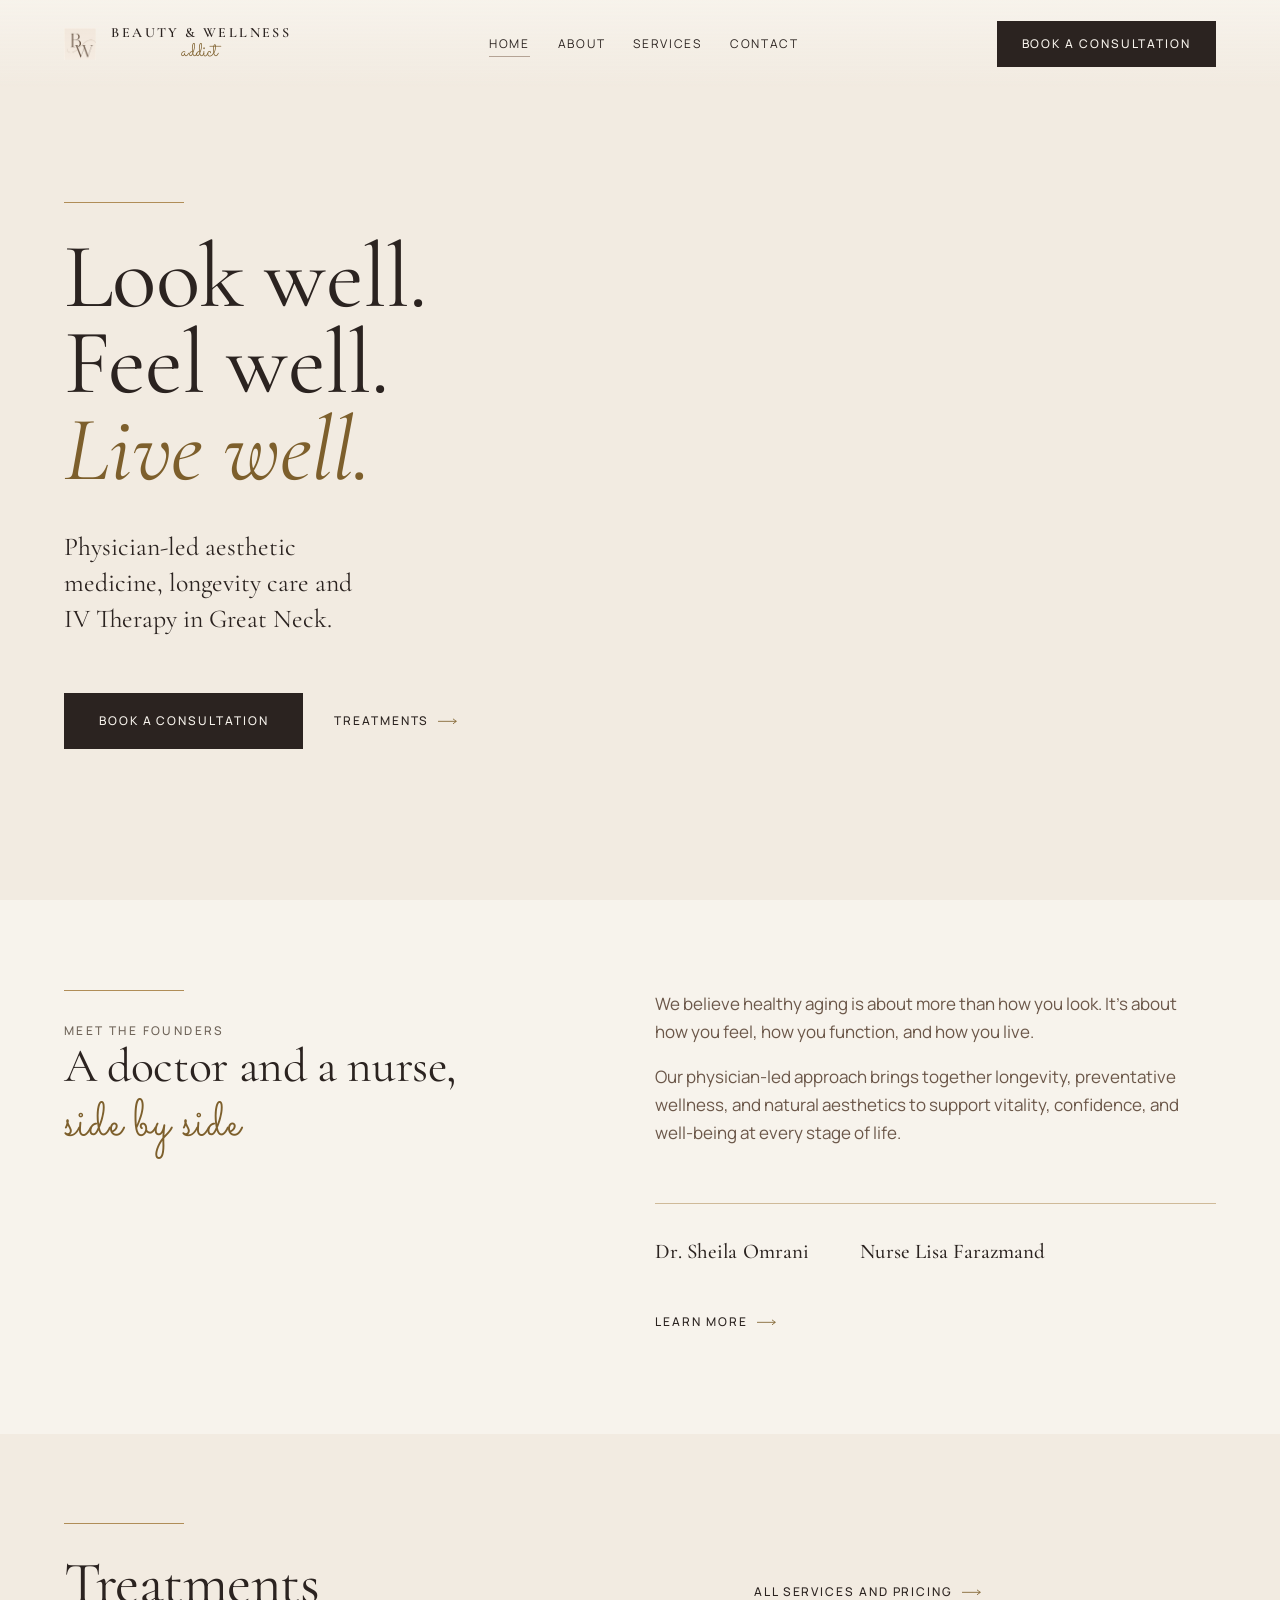
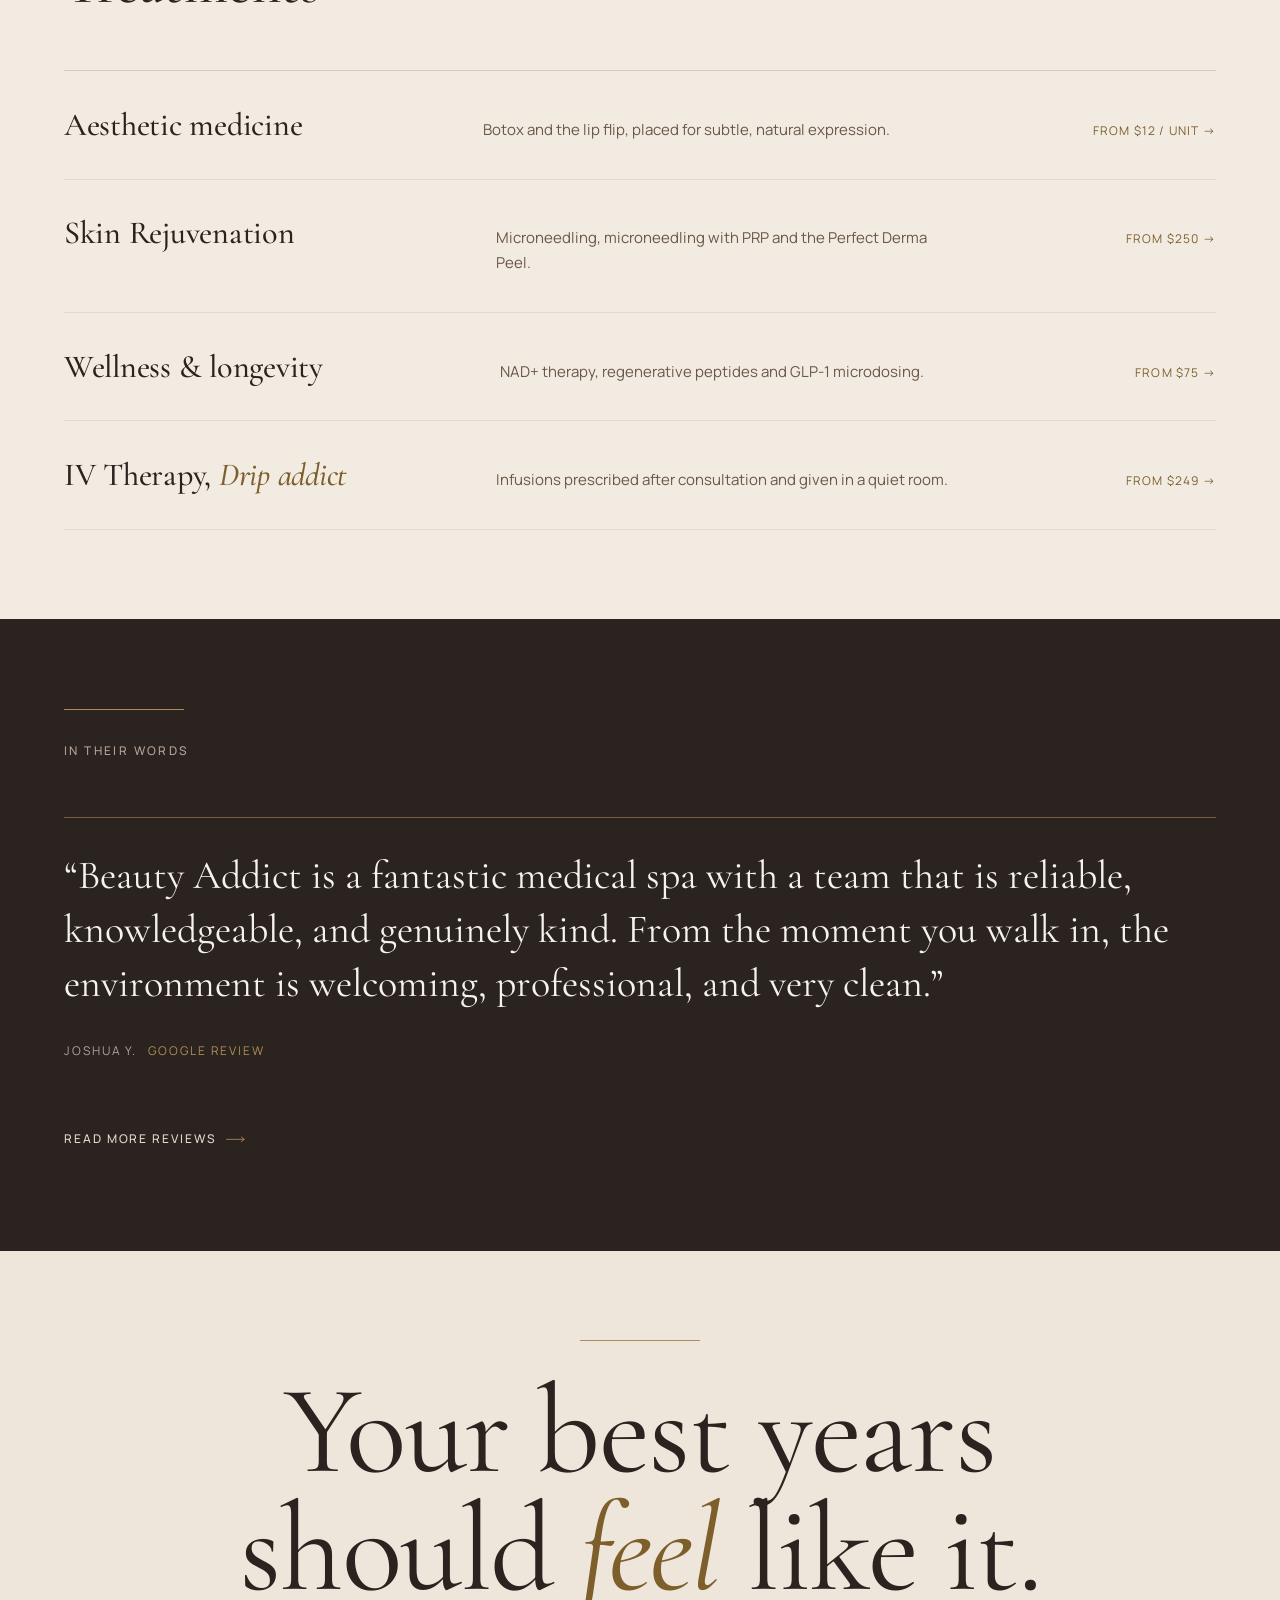
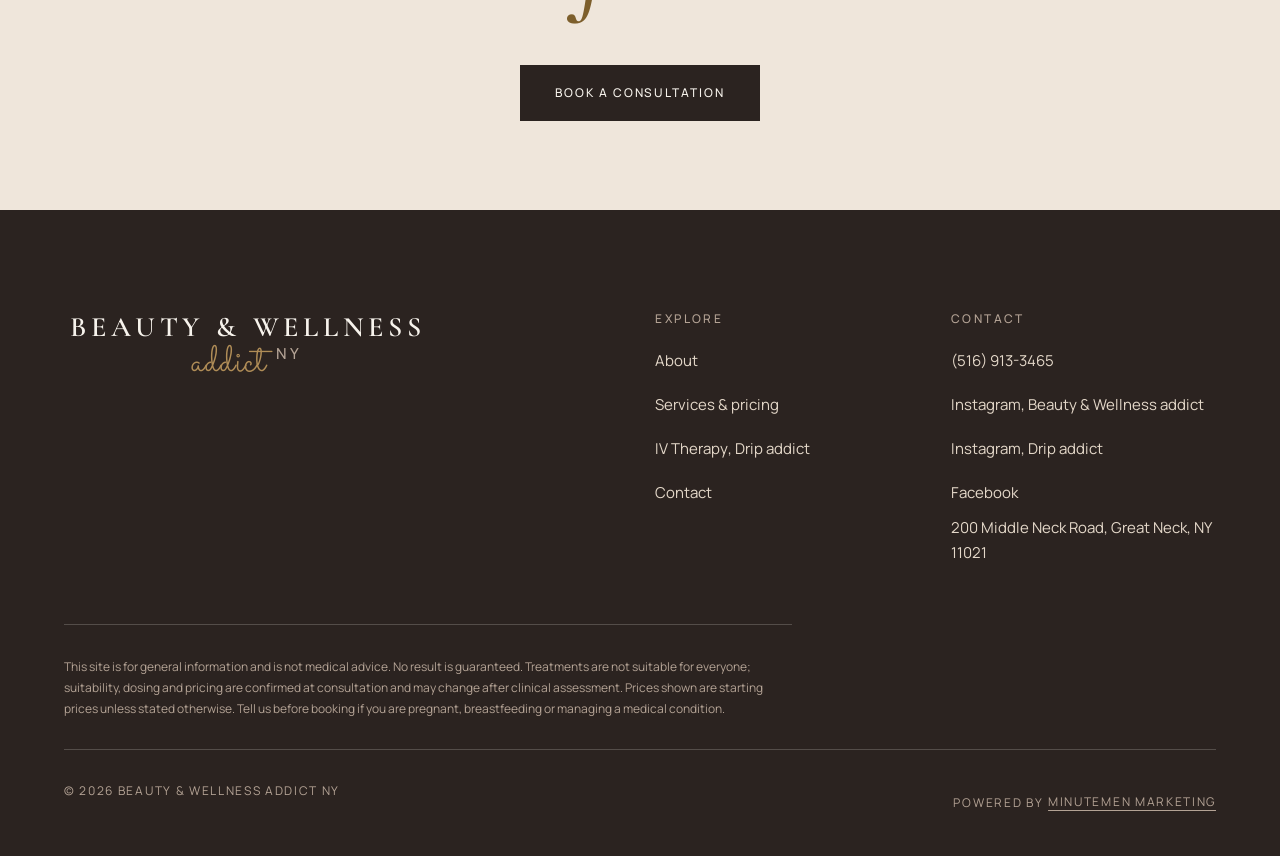
<file: index.html>
<!DOCTYPE html>
<html lang="en">
<head>
<meta charset="utf-8">
<meta name="viewport" content="width=device-width, initial-scale=1">
<title>Beauty &amp; Wellness addict NY | Med Spa in Great Neck</title>
<meta name="description" content="Doctor and nurse-led med spa in Great Neck, NY. Botox, microneedling, PRP hair restoration, IV therapy and preventative longevity care.">
<link rel="canonical" href="https://beautyandwellnessny.com/">
<meta name="theme-color" content="#F7F3EC">

<style>/* Critical first-paint styles, inlined so the shell and the hero are
   correct on the very first frame — before the external stylesheet loads.
   Kills the flash of the default body margin (a white edge) around the hero on
   a slow first load, and holds the hero on its cream ground until the
   photographs decode. site.css loads next and overrides all of this.
   Selectors track .hero-fp; the hero was .hero-full before the founders
   portrait replaced the interior shot. */
*,*::before,*::after{box-sizing:border-box}
html,body{margin:0;padding:0}
body{background:#F7F3EC}
.hero-fp{position:relative;overflow:hidden;background:#F2EBE1;min-height:100svh;display:flex;align-items:center}
.hero-fp__bg{position:absolute;inset:0}
.hero-fp__bg picture{display:block;width:100%;height:100%}
.hero-fp__bg img{width:100%;height:100%;object-fit:cover;object-position:50% 30%}
@media(max-width:859px){.hero-fp__bg img{object-position:50% 22%}}
</style>

<meta property="og:type" content="website">
<meta property="og:site_name" content="Beauty &amp; Wellness addict NY">
<meta property="og:title" content="Beauty &amp; Wellness addict NY | Med Spa in Great Neck">
<meta property="og:description" content="Doctor and nurse-led aesthetic medicine, skin treatments, IV Therapy and longevity care in Great Neck, New York.">
<meta property="og:url" content="https://beautyandwellnessny.com/">
<meta property="og:image" content="https://beautyandwellnessny.com/assets/img/founders-portrait.jpg">
<meta property="og:image:width" content="810">
<meta property="og:image:height" content="830">
<meta property="og:image:alt" content="Dr. Sheila Omrani and Nurse Lisa Farazmand of Beauty &amp; Wellness addict NY">
<meta property="og:locale" content="en_US">
<meta name="twitter:title" content="Beauty &amp; Wellness addict NY | Med Spa in Great Neck">
<meta name="twitter:description" content="Doctor and nurse-led aesthetic medicine, skin treatments, IV Therapy and longevity care in Great Neck, New York.">
<meta name="twitter:image" content="https://beautyandwellnessny.com/assets/img/founders-portrait.jpg">
<meta name="twitter:image:alt" content="Dr. Sheila Omrani and Nurse Lisa Farazmand of Beauty &amp; Wellness addict NY">
<meta name="twitter:card" content="summary_large_image">

<link rel="icon" href="assets/img/favicon.png" type="image/png">
<link rel="apple-touch-icon" href="assets/img/mark.png">
<link rel="preconnect" href="https://fonts.googleapis.com">
<link rel="preconnect" href="https://fonts.gstatic.com" crossorigin>
<link rel="preload" as="image" href="assets/img/founders-hero-bg.jpg" fetchpriority="high" media="(min-width: 860px)">
<link rel="preload" as="image" href="assets/img/founders-hero-bg-mobile.jpg" fetchpriority="high" media="(max-width: 859px)">
<link href="https://fonts.googleapis.com/css2?family=Cormorant+Garamond:ital,wght@0,400;0,500;0,600;1,400&family=Manrope:wght@400;500&family=Sacramento&display=swap" rel="stylesheet">
<script>/* Reveal gate. Hiding is only permitted while this failsafe is armed;
   site.js disarms it once an observer is confirmed running. If site.js is
   blocked, 404s, or throws, the timer fires and everything becomes visible. */
(function(d,w){var r=d.documentElement;r.classList.add("reveal-on");
function show(){r.classList.remove("reveal-on");}
w.__revealFailsafe=setTimeout(show,3000);
w.addEventListener("error",function(e){if(e.target&&e.target.tagName==="SCRIPT")show();},true);
})(document,window);</script>
<link rel="stylesheet" href="assets/css/site.css">

<script type="application/ld+json">
{
  "@context": "https://schema.org",
  "@graph": [
    {
      "@type": "WebSite",
      "@id": "https://beautyandwellnessny.com/#website",
      "url": "https://beautyandwellnessny.com/",
      "name": "Beauty & Wellness addict NY",
      "publisher": {
        "@id": "https://beautyandwellnessny.com/#practice"
      },
      "inLanguage": "en-US"
    },
    {
      "@type": ["MedicalBusiness", "HealthAndBeautyBusiness"],
      "@id": "https://beautyandwellnessny.com/#practice",
      "name": "Beauty & Wellness addict NY",
      "description": "Doctor and nurse-led med spa in Great Neck, New York, offering aesthetic medicine, skin and hair rejuvenation, IV Therapy and preventative longevity care.",
      "telephone": "+1-516-913-3465",
      "url": "https://beautyandwellnessny.com/",
      "image": "https://beautyandwellnessny.com/assets/img/founders-portrait.jpg",
      "priceRange": "$$",
      "areaServed": [
        {
          "@type": "City",
          "name": "Great Neck",
          "containedInPlace": {
            "@type": "AdministrativeArea",
            "name": "Nassau County, New York"
          }
        },
        {
          "@type": "AdministrativeArea",
          "name": "Long Island, New York"
        }
      ],
      "medicalSpecialty": "Dermatology",
      "knowsAbout": [
        "Botox",
        "Microneedling",
        "PRP hair restoration",
        "Chemical peels",
        "IV Therapy",
        "Peptide therapy",
        "GLP-1 microdosing",
        "Preventative longevity medicine"
      ],
      "availableService": [
        {
          "@type": "MedicalTherapy",
          "name": "Botox/Xeomin Treatment"
        },
        {
          "@type": "MedicalTherapy",
          "name": "Microneedling with LIFT Serum"
        },
        {
          "@type": "MedicalTherapy",
          "name": "PRP hair restoration"
        },
        {
          "@type": "MedicalTherapy",
          "name": "Chemical peel"
        },
        {
          "@type": "MedicalTherapy",
          "name": "IV Therapy"
        },
        {
          "@type": "MedicalTherapy",
          "name": "Peptide therapy"
        },
        {
          "@type": "MedicalTherapy",
          "name": "GLP-1 microdosing"
        }
      ],
      "employee": [
        {
          "@type": "Person",
          "name": "Sheila Omrani",
          "honorificSuffix": "MD",
          "jobTitle": "Physician"
        },
        {
          "@type": "Person",
          "name": "Lisa Farazmand",
          "honorificSuffix": "RN",
          "jobTitle": "Registered Nurse"
        }
      ],
      "sameAs": [
        "https://www.instagram.com/BeautyAddict_NY/",
        "https://www.instagram.com/dripaddict_ny",
        "https://www.facebook.com/beautyaddictnewyork/"
      ],
      "hasMap": "https://www.google.com/maps/dir/?api=1&destination=200+Middle+Neck+Road,+Great+Neck,+NY+11021",
      "address": {
        "@type": "PostalAddress",
        "streetAddress": "200 Middle Neck Road",
        "addressLocality": "Great Neck",
        "addressRegion": "NY",
        "postalCode": "11021",
        "addressCountry": "US"
      },
      "potentialAction": {
        "@type": "ReserveAction",
        "target": {
          "@type": "EntryPoint",
          "urlTemplate": "https://book.squareup.com/appointments/sxo39ov27u4avm/location/LW02SPDAKGV63/services"
        }
      },
      "logo": {
        "@type": "ImageObject",
        "url": "https://beautyandwellnessny.com/assets/img/logo-schema.png",
          "width": 600,
          "height": 400
      },
      "brand": [
        {
          "@type": "Brand",
          "@id": "https://beautyandwellnessny.com/#dripaddict"
        }
      ]
    },
    {
      "@type": "Brand",
      "@id": "https://beautyandwellnessny.com/#dripaddict",
      "name": "Drip addict",
      "description": "The IV therapy arm of Beauty & Wellness addict NY, offering personalized nutrient infusions.",
      "parentOrganization": {
        "@id": "https://beautyandwellnessny.com/#practice"
      },
      "sameAs": [
        "https://www.instagram.com/dripaddict_ny"
      ],
      "url": "https://beautyandwellnessny.com/services.html#iv-therapy"
    },
    {
      "@type": "WebPage",
      "@id": "https://beautyandwellnessny.com/#webpage",
      "url": "https://beautyandwellnessny.com/",
      "name": "Beauty & Wellness addict NY",
      "isPartOf": {
        "@id": "https://beautyandwellnessny.com/#website"
      },
      "about": {
        "@id": "https://beautyandwellnessny.com/#practice"
      },
      "inLanguage": "en-US"
    }
  ]
}
</script>
</head>
<body>
<a class="skip" href="#main">Skip to content</a>

<header class="header">
  <div class="shell header__inner">
    <a class="brand" href="index.html" aria-label="Beauty and Wellness addict NY — home">
      <img class="brand__mark" src="assets/img/mark.png" alt="" width="32" height="32">
      <span class="wordmark">
        <span class="wordmark__main">Beauty &amp; Wellness</span>
        <span class="wordmark__sub">addict <sup>NY</sup></span>
      </span>
    </a>
    <nav class="nav nav--desktop" aria-label="Primary">
      <a class="nav__link" href="index.html" aria-current="page">Home</a>
      <a class="nav__link" href="about.html">About</a>
      <a class="nav__link" href="services.html">Services</a>
      <a class="nav__link" href="contact.html">Contact</a>
    </nav>
    <a class="btn header__cta" href="https://book.squareup.com/appointments/sxo39ov27u4avm/location/LW02SPDAKGV63/services" target="_blank" rel="noopener" aria-label="Book a consultation on Square (opens in a new tab)">Book a consultation</a>
    <button class="burger" type="button" data-menu-toggle aria-expanded="false" aria-controls="site-menu" aria-label="Open menu">
      <span></span><span></span><span></span>
    </button>
  </div>
</header>

<div class="menu" id="site-menu" aria-hidden="true">
  <nav aria-label="Mobile">
    <ul class="menu__list">
      <li class="menu__item"><a class="menu__link" href="index.html">Home</a></li>
      <li class="menu__item"><a class="menu__link" href="about.html">About</a></li>
      <li class="menu__item"><a class="menu__link" href="services.html">Services</a></li>
      <li class="menu__item"><a class="menu__link" href="contact.html">Contact</a></li>
    </ul>
  </nav>
  <div class="menu__foot">
    <a class="btn" href="https://book.squareup.com/appointments/sxo39ov27u4avm/location/LW02SPDAKGV63/services" target="_blank" rel="noopener" aria-label="Book a consultation on Square (opens in a new tab)">Book a consultation</a>
  </div>
</div>

<main id="main">

  <!-- HERO — the founders. A blurred enlargement of their own photograph sits
       behind a warm veil as an ambient field; the sharp cropped portrait is the
       focal layer. No faces are altered; both images are crops of one photo. -->
  <section class="hero-fp">
    <div class="hero-fp__bg" aria-hidden="true">
      <picture>
        <source media="(max-width: 859px)" srcset="assets/img/founders-hero-bg-mobile.jpg" width="900" height="999">
        <img src="assets/img/founders-hero-bg.jpg" alt="" width="1600" height="2146" fetchpriority="high" decoding="async">
      </picture>
    </div>
    <div class="hero-fp__veil" aria-hidden="true"></div>
    <div class="shell hero-fp__inner">
      <div class="grid hero-fp__grid">
        <div class="hero-fp__copy" data-reveal data-stagger>
          <span class="rule-g" aria-hidden="true"></span>
          <h1 class="h1 hero__title">
            <span>Look well.</span>
            <span>Feel well.</span>
            <span class="it">Live well.</span>
          </h1>
          <p class="hero-fp__lead">Physician-led aesthetic medicine, longevity care and IV Therapy in Great Neck.</p>
          <div class="btn-row">
            <a class="btn" href="https://book.squareup.com/appointments/sxo39ov27u4avm/location/LW02SPDAKGV63/services" target="_blank" rel="noopener" aria-label="Book a consultation on Square (opens in a new tab)">Book a consultation</a>
            <a class="arrow-link" href="services.html">Treatments
              <svg viewBox="0 0 24 8" fill="none" aria-hidden="true"><path d="M0 4h22M18 1l4 3-4 3" stroke="currentColor"/></svg>
            </a>
          </div>
        </div>
      </div>
    </div>
  </section>

  <!-- MEET THE FOUNDERS — typographic. The hero above already carries their
       photograph, so repeating it here would say the same thing twice. -->
  <section class="section founders">
    <div class="shell">
      <div class="grid founders__grid">
        <div class="founders__copy" data-reveal data-stagger>
          <span class="rule-g" aria-hidden="true"></span>
          <p class="eyebrow">Meet the founders</p>
          <h2 class="h2 founders__head">A doctor and a nurse,<span class="founders__script script">side by side</span></h2>
        </div>
        <div class="founders__body" data-reveal data-stagger data-delay="80">
          <p class="body">We believe healthy aging is about more than how you look. It’s about how you feel, how you function, and how you live.</p>
          <p class="body">Our physician-led approach brings together longevity, preventative wellness, and natural aesthetics to support vitality, confidence, and well-being at every stage of life.</p>
          <div class="founders__names">
            <span>Dr. Sheila Omrani</span>
            <span>Nurse Lisa Farazmand</span>
          </div>
          <p>
            <a class="arrow-link" href="about.html">Learn more
              <svg viewBox="0 0 24 8" fill="none" aria-hidden="true"><path d="M0 4h22M18 1l4 3-4 3" stroke="currentColor"/></svg>
            </a>
          </p>
        </div>
      </div>
    </div>
  </section>

  <!-- TREATMENTS — four doors into the one Services page. -->
  <section class="section bg-cream">
    <div class="shell">
      <div class="grid duo mb-3">
        <div class="duo__title">
          <span class="rule-g" data-reveal aria-hidden="true"></span>
          <h2 class="h2" data-reveal>Treatments</h2>
        </div>
        <div class="duo__body" style="align-self:end">
          <a class="arrow-link" href="services.html" data-reveal>All services and pricing
            <svg viewBox="0 0 24 8" fill="none" aria-hidden="true"><path d="M0 4h22M18 1l4 3-4 3" stroke="currentColor"/></svg>
          </a>
        </div>
      </div>

      <div class="svc-list">
        <a class="svc" href="services.html#aesthetic-medicine" data-reveal>
          <h3 class="svc__name">Aesthetic medicine</h3>
          <p class="svc__desc">Botox and the lip flip, placed for subtle, natural expression.</p>
          <span class="svc__meta">From $12 / unit →</span>
        </a>
        <a class="svc" href="services.html#skin" data-reveal>
          <h3 class="svc__name">Skin Rejuvenation</h3>
          <p class="svc__desc">Microneedling, microneedling with PRP and the Perfect Derma Peel.</p>
          <span class="svc__meta">From $250 →</span>
        </a>
        <a class="svc" href="services.html#wellness" data-reveal>
          <h3 class="svc__name">Wellness &amp; longevity</h3>
          <p class="svc__desc">NAD+ therapy, regenerative peptides and GLP-1 microdosing.</p>
          <span class="svc__meta">From $75 →</span>
        </a>
        <a class="svc" href="services.html#iv-therapy" data-reveal>
          <h3 class="svc__name">IV Therapy, <span class="it">Drip addict</span></h3>
          <p class="svc__desc">Infusions prescribed after consultation and given in a quiet room.</p>
          <span class="svc__meta">From $249 →</span>
        </a>
      </div>
    </div>
  </section>

  <!-- IN THEIR WORDS — one real, attributed Google review. -->
  <section class="section inv">
    <div class="shell">
      <div class="grid">
        <div class="col-full" style="max-width:26ch" data-reveal>
          <span class="rule-g" aria-hidden="true"></span>
          <p class="eyebrow">In their words</p>
        </div>
      </div>
      <div class="reviews mt-3">
        <figure class="review review--lead" data-reveal data-stagger>
          <blockquote class="review__q">“Beauty Addict is a fantastic medical spa with a team that is reliable, knowledgeable, and genuinely kind. From the moment you walk in, the environment is welcoming, professional, and very clean.”</blockquote>
          <figcaption class="review__by">
            <span>Joshua Y.</span>
            <span class="review__src">Google review</span>
          </figcaption>
        </figure>
      </div>
      <p class="mt-3" data-reveal>
        <a class="arrow-link arrow-link--inv" href="about.html#reviews">Read more reviews
          <svg viewBox="0 0 24 8" fill="none" aria-hidden="true"><path d="M0 4h22M18 1l4 3-4 3" stroke="currentColor"/></svg>
        </a>
      </p>
    </div>
  </section>

  <section class="section bg-shell center">
    <div class="shell">
      <span class="rule-g mx-auto" data-reveal aria-hidden="true" style="margin-inline:auto"></span>
      <h2 class="mega" data-reveal>Your best years<br>should <span class="it">feel</span> like it.</h2>
      <div class="mt-3" data-reveal data-delay="120">
        <a class="btn" href="https://book.squareup.com/appointments/sxo39ov27u4avm/location/LW02SPDAKGV63/services" target="_blank" rel="noopener" aria-label="Book a consultation on Square (opens in a new tab)">Book a consultation</a>
      </div>
    </div>
  </section>

</main>

<footer class="footer">
  <div class="shell">
    <div class="grid footer__top">
      <div class="footer__brand">
        <span class="wordmark wordmark--inv footer__wordmark" style="--wm:clamp(1.375rem,2.6vw,2rem)">
          <span class="wordmark__main">Beauty &amp; Wellness</span>
          <span class="wordmark__sub">addict <sup>NY</sup></span>
        </span>
      </div>
      <div class="footer__cols">
        <div>
          <h2 class="footer__h">Explore</h2>
          <ul class="footer__list">
            <li><a class="ul-link" href="about.html">About</a></li>
            <li><a class="ul-link" href="services.html">Services &amp; pricing</a></li>
            <li><a class="ul-link" href="services.html#iv-therapy">IV Therapy</a>, <a class="ul-link" href="https://www.instagram.com/dripaddict_ny?igsi=emthN2w2OHdxeWky&amp;utm_source=qr" target="_blank" rel="noopener" aria-label="Drip addict on Instagram (opens in a new tab)">Drip addict</a></li>
            <li><a class="ul-link" href="contact.html">Contact</a></li>
          </ul>
        </div>
        <div>
          <h2 class="footer__h">Contact</h2>
          <ul class="footer__list">
            <li><a class="ul-link" href="tel:+15169133465">(516) 913-3465</a></li>
            <li><a class="ul-link" href="https://www.instagram.com/BeautyAddict_NY/" target="_blank" rel="noopener">Instagram, Beauty &amp; Wellness addict</a></li>
            <li><a class="ul-link" href="https://www.instagram.com/dripaddict_ny?igsi=emthN2w2OHdxeWky&amp;utm_source=qr" target="_blank" rel="noopener">Instagram, Drip addict</a></li>
            <li><a class="ul-link" href="https://www.facebook.com/beautyaddictnewyork/" target="_blank" rel="noopener">Facebook</a></li>
            <li><a class="ul-link" href="https://www.google.com/maps/dir/?api=1&amp;destination=200+Middle+Neck+Road,+Great+Neck,+NY+11021" target="_blank" rel="noopener">200 Middle Neck Road, Great Neck, NY 11021</a></li>
          </ul>
        </div>
      </div>
    </div>
    <!-- Footer additions once supplied: email, confirmed opening hours, and links to a
         privacy policy, terms and accessibility statement. Hours are deliberately absent:
         the Square profile and the Google listing currently disagree. -->
    <p class="disclaimer">This site is for general information and is not medical advice. No result is guaranteed. Treatments are not suitable for everyone; suitability, dosing and pricing are confirmed at consultation and may change after clinical assessment. Prices shown are starting prices unless stated otherwise. Tell us before booking if you are pregnant, breastfeeding or managing a medical condition.</p>
    <div class="footer__bottom micro">
      <span>&copy; <span data-year>2026</span> Beauty &amp; Wellness addict NY</span>
      <span class="footer__by">Powered by <a class="ul-link" href="https://minutemenmarketing.com" target="_blank" rel="noopener">Minutemen Marketing</a></span>
    </div>
  </div>
</footer>

<script src="assets/js/site.js" defer></script>
</body>
</html>
</file>
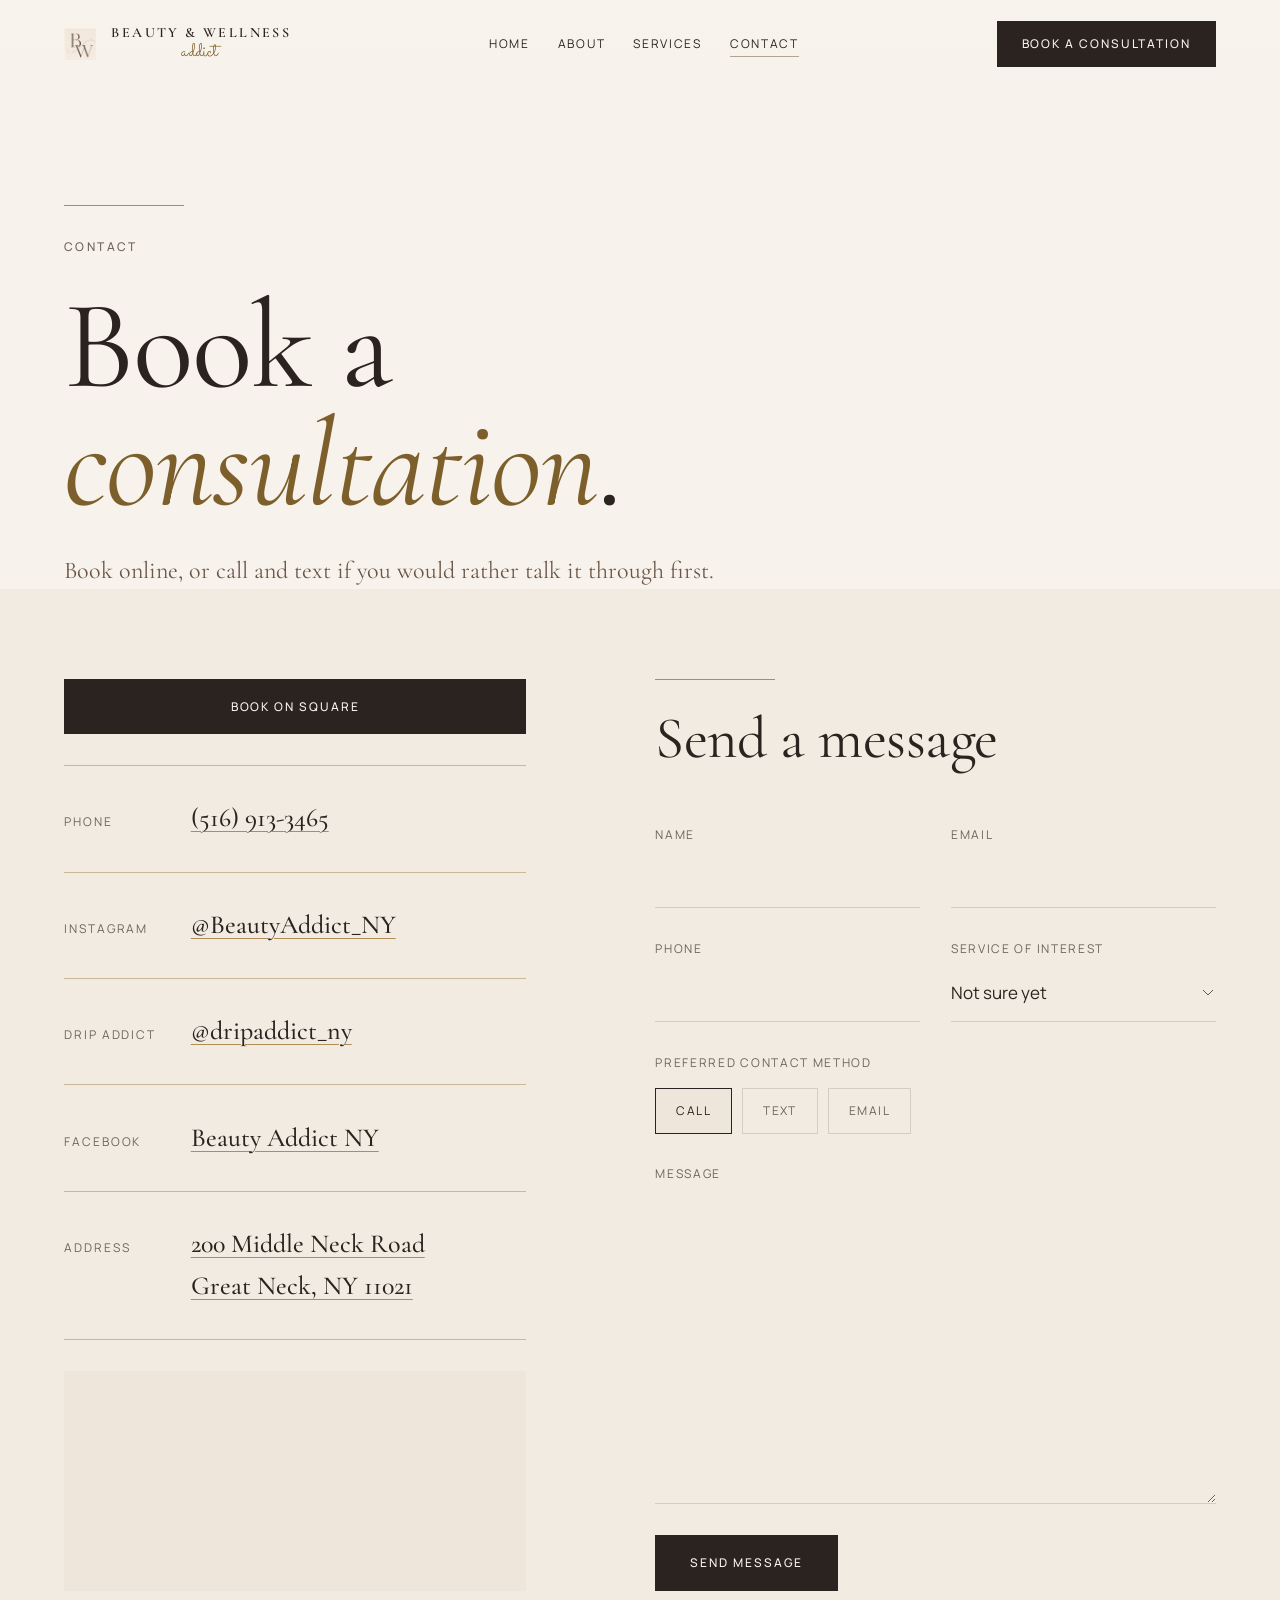
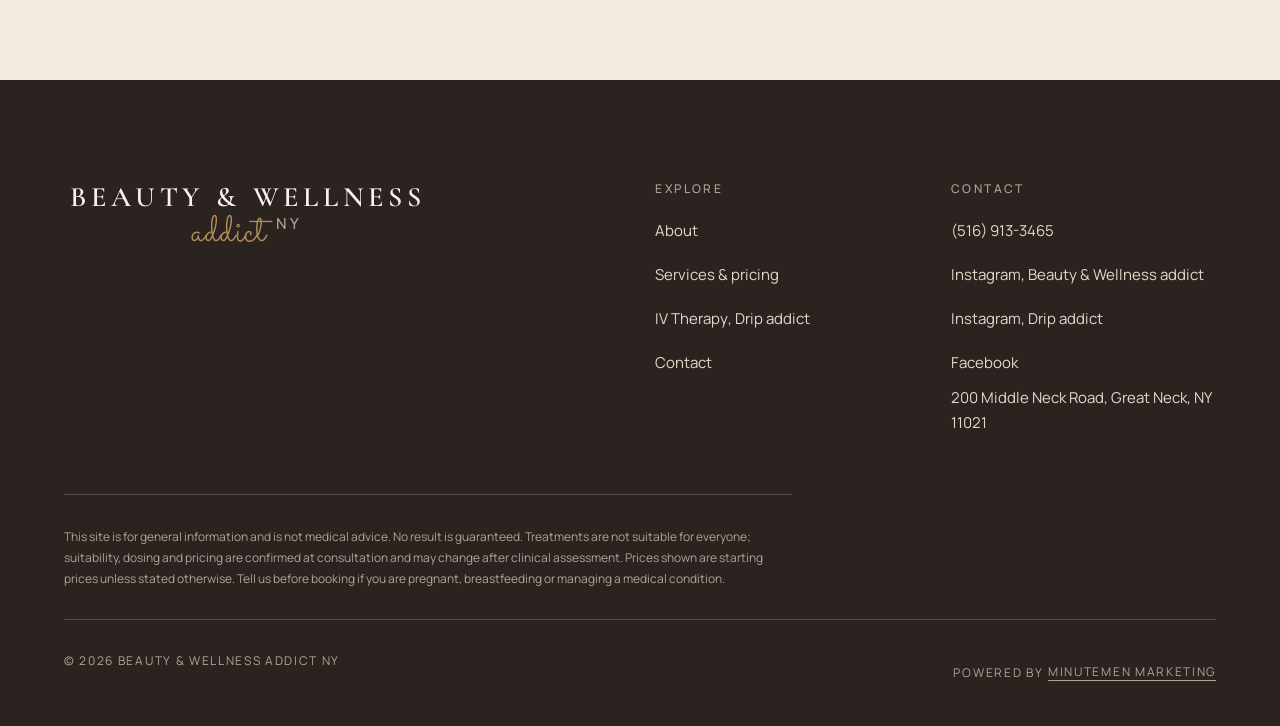
<file: contact.html>
<!DOCTYPE html>
<html lang="en">
<head>
<meta charset="utf-8">
<meta name="viewport" content="width=device-width, initial-scale=1">
<title>Contact &amp; Book | Med Spa in Great Neck, NY</title>
<meta name="description" content="Book online with Beauty &amp; Wellness addict NY, or call and text (516) 913-3465. 200 Middle Neck Road, Great Neck, NY 11021.">
<link rel="canonical" href="https://beautyandwellnessny.com/contact.html">
<meta name="theme-color" content="#F7F3EC">

<meta property="og:type" content="website">
<meta property="og:site_name" content="Beauty &amp; Wellness addict NY">
<meta property="og:title" content="Contact &amp; Book | Med Spa in Great Neck, NY">
<meta property="og:description" content="Book online, or call and text (516) 913-3465. 200 Middle Neck Road, Great Neck, NY 11021.">
<meta property="og:url" content="https://beautyandwellnessny.com/contact.html">
<meta property="og:image" content="https://beautyandwellnessny.com/assets/img/founders-portrait.jpg">
<meta property="og:image:width" content="810">
<meta property="og:image:height" content="830">
<meta property="og:image:alt" content="Dr. Sheila Omrani and Nurse Lisa Farazmand of Beauty &amp; Wellness addict NY">
<meta property="og:locale" content="en_US">
<meta name="twitter:title" content="Contact &amp; Book | Med Spa in Great Neck, NY">
<meta name="twitter:description" content="Book online, or call and text (516) 913-3465. 200 Middle Neck Road, Great Neck, NY 11021.">
<meta name="twitter:image" content="https://beautyandwellnessny.com/assets/img/founders-portrait.jpg">
<meta name="twitter:image:alt" content="Dr. Sheila Omrani and Nurse Lisa Farazmand of Beauty &amp; Wellness addict NY">
<meta name="twitter:card" content="summary_large_image">

<link rel="icon" href="assets/img/favicon.png" type="image/png">
<link rel="apple-touch-icon" href="assets/img/mark.png">
<link rel="preconnect" href="https://fonts.googleapis.com">
<link rel="preconnect" href="https://fonts.gstatic.com" crossorigin>
<link href="https://fonts.googleapis.com/css2?family=Cormorant+Garamond:ital,wght@0,400;0,500;0,600;1,400&family=Manrope:wght@400;500&family=Sacramento&display=swap" rel="stylesheet">
<script>(function(d,w){var r=d.documentElement;r.classList.add("reveal-on");
function show(){r.classList.remove("reveal-on");}
w.__revealFailsafe=setTimeout(show,3000);
w.addEventListener("error",function(e){if(e.target&&e.target.tagName==="SCRIPT")show();},true);
})(document,window);</script>
<link rel="stylesheet" href="assets/css/site.css">

<script type="application/ld+json">
{
  "@context": "https://schema.org",
  "@graph": [
    {
      "@type": "BreadcrumbList",
      "itemListElement": [
        {
          "@type": "ListItem",
          "position": 1,
          "name": "Home",
          "item": "https://beautyandwellnessny.com/"
        },
        {
          "@type": "ListItem",
          "position": 2,
          "name": "Contact",
          "item": "https://beautyandwellnessny.com/contact.html"
        }
      ]
    },
    {
      "@type": "MedicalBusiness",
      "@id": "https://beautyandwellnessny.com/#practice",
      "name": "Beauty & Wellness addict NY",
      "url": "https://beautyandwellnessny.com/",
      "telephone": "+1-516-913-3465",
      "image": "https://beautyandwellnessny.com/assets/img/founders-portrait.jpg",
      "address": {
        "@type": "PostalAddress",
        "streetAddress": "200 Middle Neck Road",
        "addressLocality": "Great Neck",
        "addressRegion": "NY",
        "postalCode": "11021",
        "addressCountry": "US"
      },
      "sameAs": [
        "https://www.instagram.com/BeautyAddict_NY/",
        "https://www.instagram.com/dripaddict_ny",
        "https://www.facebook.com/beautyaddictnewyork/"
      ],
      "potentialAction": {
        "@type": "ReserveAction",
        "target": {
          "@type": "EntryPoint",
          "urlTemplate": "https://book.squareup.com/appointments/sxo39ov27u4avm/location/LW02SPDAKGV63/services"
        }
      }
    },
    {
      "@type": "ContactPage",
      "@id": "https://beautyandwellnessny.com/contact.html#webpage",
      "url": "https://beautyandwellnessny.com/contact.html",
      "name": "Contact & Booking",
      "about": {
        "@id": "https://beautyandwellnessny.com/#practice"
      },
      "inLanguage": "en-US"
    }
  ]
}
</script>
</head>
<body>
<a class="skip" href="#main">Skip to content</a>

<header class="header">
  <div class="shell header__inner">
    <a class="brand" href="index.html" aria-label="Beauty and Wellness addict NY — home">
      <img class="brand__mark" src="assets/img/mark.png" alt="" width="32" height="32">
      <span class="wordmark">
        <span class="wordmark__main">Beauty &amp; Wellness</span>
        <span class="wordmark__sub">addict <sup>NY</sup></span>
      </span>
    </a>
    <nav class="nav nav--desktop" aria-label="Primary">
      <a class="nav__link" href="index.html">Home</a>
      <a class="nav__link" href="about.html">About</a>
      <a class="nav__link" href="services.html">Services</a>
      <a class="nav__link" href="contact.html" aria-current="page">Contact</a>
    </nav>
    <a class="btn header__cta" href="https://book.squareup.com/appointments/sxo39ov27u4avm/location/LW02SPDAKGV63/services" target="_blank" rel="noopener" aria-label="Book a consultation on Square (opens in a new tab)">Book a consultation</a>
    <button class="burger" type="button" data-menu-toggle aria-expanded="false" aria-controls="site-menu" aria-label="Open menu">
      <span></span><span></span><span></span>
    </button>
  </div>
</header>

<div class="menu" id="site-menu" aria-hidden="true">
  <nav aria-label="Mobile">
    <ul class="menu__list">
      <li class="menu__item"><a class="menu__link" href="index.html">Home</a></li>
      <li class="menu__item"><a class="menu__link" href="about.html">About</a></li>
      <li class="menu__item"><a class="menu__link" href="services.html">Services</a></li>
      <li class="menu__item"><a class="menu__link" href="contact.html">Contact</a></li>
    </ul>
  </nav>
  <div class="menu__foot">
    <a class="btn" href="https://book.squareup.com/appointments/sxo39ov27u4avm/location/LW02SPDAKGV63/services" target="_blank" rel="noopener" aria-label="Book a consultation on Square (opens in a new tab)">Book a consultation</a>
  </div>
</div>

<main id="main">

  <!-- Eyebrow, heading and subtitle share one column and one left edge. -->
  <section class="pagehead">
    <div class="shell">
      <!-- Eyebrow, title and subtitle share one left edge and one column, so the
           subtitle reads as part of the heading block rather than a side note. -->
      <div class="pagehead__block" data-reveal data-stagger>
        <span class="rule-g" aria-hidden="true"></span>
        <p class="eyebrow mb-2">Contact</p>
        <h1 class="h1">Book a <span class="it">consultation</span>.</h1>
        <p class="pagehead__sub">Book online, or call and text if you would rather talk it through first.</p>
      </div>
    </div>
  </section>

  <!-- Two matched columns: the information ladder left, the form right. Both
       start on the same line so the top of the form meets the top of the
       booking button; the map takes the leftover height so the two columns
       finish together. Stacks in ladder order on narrow screens. -->
  <section class="section bg-cream">
    <div class="shell">
      <div class="grid contact__grid">

        <div class="contact__col contact__col--info" data-reveal>
          <a class="btn contact__cta" href="https://book.squareup.com/appointments/sxo39ov27u4avm/location/LW02SPDAKGV63/services" target="_blank" rel="noopener" aria-label="Book on Square (opens in a new tab)">Book on Square</a>

          <div class="methods">
            <div class="method">
              <span class="method__k">Phone</span>
              <span class="method__v"><a href="tel:+15169133465">(516) 913-3465</a></span>
            </div>
            <div class="method">
              <span class="method__k">Instagram</span>
              <span class="method__v"><a href="https://www.instagram.com/BeautyAddict_NY/" target="_blank" rel="noopener">@BeautyAddict_NY</a></span>
            </div>
            <div class="method">
              <span class="method__k">Drip addict</span>
              <span class="method__v"><a href="https://www.instagram.com/dripaddict_ny?igsi=emthN2w2OHdxeWky&amp;utm_source=qr" target="_blank" rel="noopener">@dripaddict_ny</a></span>
            </div>
            <div class="method">
              <span class="method__k">Facebook</span>
              <span class="method__v"><a href="https://www.facebook.com/beautyaddictnewyork/" target="_blank" rel="noopener">Beauty Addict NY</a></span>
            </div>
            <div class="method">
              <span class="method__k">Address</span>
              <span class="method__v"><a href="https://www.google.com/maps/dir/?api=1&amp;destination=200+Middle+Neck+Road,+Great+Neck,+NY+11021" target="_blank" rel="noopener">200 Middle Neck Road<br>Great Neck, NY 11021</a></span>
            </div>
          </div>
          <!-- Opening hours are held back on purpose: the Square profile and the Google
               listing currently disagree. Add a .method row here once confirmed.
               Email likewise, once the client confirms which address to publish. -->

          <div class="map contact__map">
            <iframe src="https://www.google.com/maps?q=200+Middle+Neck+Road,+Great+Neck,+NY+11021&amp;output=embed"
                    title="Map showing Beauty and Wellness addict NY at 200 Middle Neck Road, Great Neck, New York" loading="lazy"></iframe>
          </div>
        </div>

        <div class="contact__col contact__col--form" data-reveal data-delay="100">
          <div class="contact__form-inner">
            <div class="mb-3">
              <span class="rule-g" aria-hidden="true"></span>
              <h2 class="h2">Send a message</h2>
            </div>

        <form class="form" data-form action="https://api.web3forms.com/submit" method="POST" novalidate>
          <!-- Web3Forms. The access key is a public client-side identifier by design,
               not a secret. Delivery goes to the address registered against it. -->
          <input type="hidden" name="access_key" value="c21184c5-364b-4901-9c44-b89a4e9007bc">
          <input type="hidden" name="subject" value="Website inquiry — Beauty &amp; Wellness addict NY">
          <input type="hidden" name="from_name" value="Beauty &amp; Wellness addict NY">
          <!-- Web3Forms discards anything with this checked. Its own honeypot
               convention, so keep the name botcheck. -->
          <input type="checkbox" name="botcheck" tabindex="-1" autocomplete="off" style="display:none" aria-hidden="true">

          <div class="form__row">
            <div class="field">
              <label for="name">Name</label>
              <input id="name" name="name" type="text" autocomplete="name" required>
              <span class="field-error" aria-live="polite"></span>
            </div>
            <div class="field">
              <label for="email">Email</label>
              <input id="email" name="email" type="email" autocomplete="email" required>
              <span class="field-error" aria-live="polite"></span>
            </div>
          </div>

          <div class="form__row">
            <div class="field">
              <label for="phone">Phone</label>
              <input id="phone" name="phone" type="tel" autocomplete="tel">
              <span class="field-error" aria-live="polite"></span>
            </div>
            <div class="field">
              <label for="service">Service of interest</label>
              <select id="service" name="service">
                <option value="">Not sure yet</option>
                <optgroup label="Aesthetic medicine">
                  <option>Botox/Xeomin Treatment</option>
                  <option>Lip Flip</option>
                  <option>Hyperhidrosis</option>
                </optgroup>
                <optgroup label="Skin Rejuvenation">
                  <option>Microneedling with LIFT Serum</option>
                  <option>Microneedling with PRP</option>
                  <option>Microneedling with Rejuran Salmon DNA</option>
                  <option>PRX-T33</option>
                  <option>Perfect Derma Peel</option>
                </optgroup>
                <optgroup label="Hair &amp; scalp">
                  <option>PRP Hair Restoration</option>
                  <option>D&#233;rive Hair Restoration</option>
                  <option>Keravive for the Scalp</option>
                </optgroup>
                <optgroup label="Wellness &amp; longevity">
                  <option>NAD+ Therapy</option>
                  <option>GHK-Cu</option>
                  <option>BPC-157</option>
                  <option>BPC-157 + TB-500 &#8220;Wolverine Blend&#8221;</option>
                  <option>Epitalon</option>
                  <option>MOTS-c</option>
                  <option>Tesamorelin</option>
                  <option>Semax / Selank Nasal Spray</option>
                  <option>PT-141</option>
                  <option>Sermorelin</option>
                  <option>CJC-1295 / Ipamorelin</option>
                  <option>GLP-1 Microdosing</option>
                </optgroup>
                <optgroup label="IV Therapy">
                  <option>IV Therapy</option>
                </optgroup>
              </select>
              <span class="field-error" aria-live="polite"></span>
            </div>
          </div>

          <fieldset class="field" style="border:0;margin:0;padding:0">
            <legend>Preferred contact method</legend>
            <div class="radio-row mt-1">
              <label class="radio"><input type="radio" name="preferred" value="Call" checked><span>Call</span></label>
              <label class="radio"><input type="radio" name="preferred" value="Text"><span>Text</span></label>
              <label class="radio"><input type="radio" name="preferred" value="Email"><span>Email</span></label>
            </div>
          </fieldset>

          <div class="field field--grow">
            <label for="message">Message</label>
            <textarea id="message" name="message" rows="5" required></textarea>
            <span class="field-error" aria-live="polite"></span>
          </div>

          <div>
            <button class="btn" type="submit">Send message</button>
          </div>
          <p class="form__status" role="status" aria-live="polite"></p>
        </form>
          </div>
        </div>

      </div>
    </div>
  </section>

</main>

<footer class="footer">
  <div class="shell">
    <div class="grid footer__top">
      <div class="footer__brand">
        <span class="wordmark wordmark--inv footer__wordmark" style="--wm:clamp(1.375rem,2.6vw,2rem)">
          <span class="wordmark__main">Beauty &amp; Wellness</span>
          <span class="wordmark__sub">addict <sup>NY</sup></span>
        </span>
      </div>
      <div class="footer__cols">
        <div>
          <h2 class="footer__h">Explore</h2>
          <ul class="footer__list">
            <li><a class="ul-link" href="about.html">About</a></li>
            <li><a class="ul-link" href="services.html">Services &amp; pricing</a></li>
            <li><a class="ul-link" href="services.html#iv-therapy">IV Therapy</a>, <a class="ul-link" href="https://www.instagram.com/dripaddict_ny?igsi=emthN2w2OHdxeWky&amp;utm_source=qr" target="_blank" rel="noopener" aria-label="Drip addict on Instagram (opens in a new tab)">Drip addict</a></li>
            <li><a class="ul-link" href="contact.html">Contact</a></li>
          </ul>
        </div>
        <div>
          <h2 class="footer__h">Contact</h2>
          <ul class="footer__list">
            <li><a class="ul-link" href="tel:+15169133465">(516) 913-3465</a></li>
            <li><a class="ul-link" href="https://www.instagram.com/BeautyAddict_NY/" target="_blank" rel="noopener">Instagram, Beauty &amp; Wellness addict</a></li>
            <li><a class="ul-link" href="https://www.instagram.com/dripaddict_ny?igsi=emthN2w2OHdxeWky&amp;utm_source=qr" target="_blank" rel="noopener">Instagram, Drip addict</a></li>
            <li><a class="ul-link" href="https://www.facebook.com/beautyaddictnewyork/" target="_blank" rel="noopener">Facebook</a></li>
            <li><a class="ul-link" href="https://www.google.com/maps/dir/?api=1&amp;destination=200+Middle+Neck+Road,+Great+Neck,+NY+11021" target="_blank" rel="noopener">200 Middle Neck Road, Great Neck, NY 11021</a></li>
          </ul>
        </div>
      </div>
    </div>
    <p class="disclaimer">This site is for general information and is not medical advice. No result is guaranteed. Treatments are not suitable for everyone; suitability, dosing and pricing are confirmed at consultation and may change after clinical assessment. Prices shown are starting prices unless stated otherwise. Tell us before booking if you are pregnant, breastfeeding or managing a medical condition.</p>
    <div class="footer__bottom micro">
      <span>&copy; <span data-year>2026</span> Beauty &amp; Wellness addict NY</span>
      <span class="footer__by">Powered by <a class="ul-link" href="https://minutemenmarketing.com" target="_blank" rel="noopener">Minutemen Marketing</a></span>
    </div>
  </div>
</footer>

<script src="assets/js/site.js" defer></script>
</body>
</html>
</file>
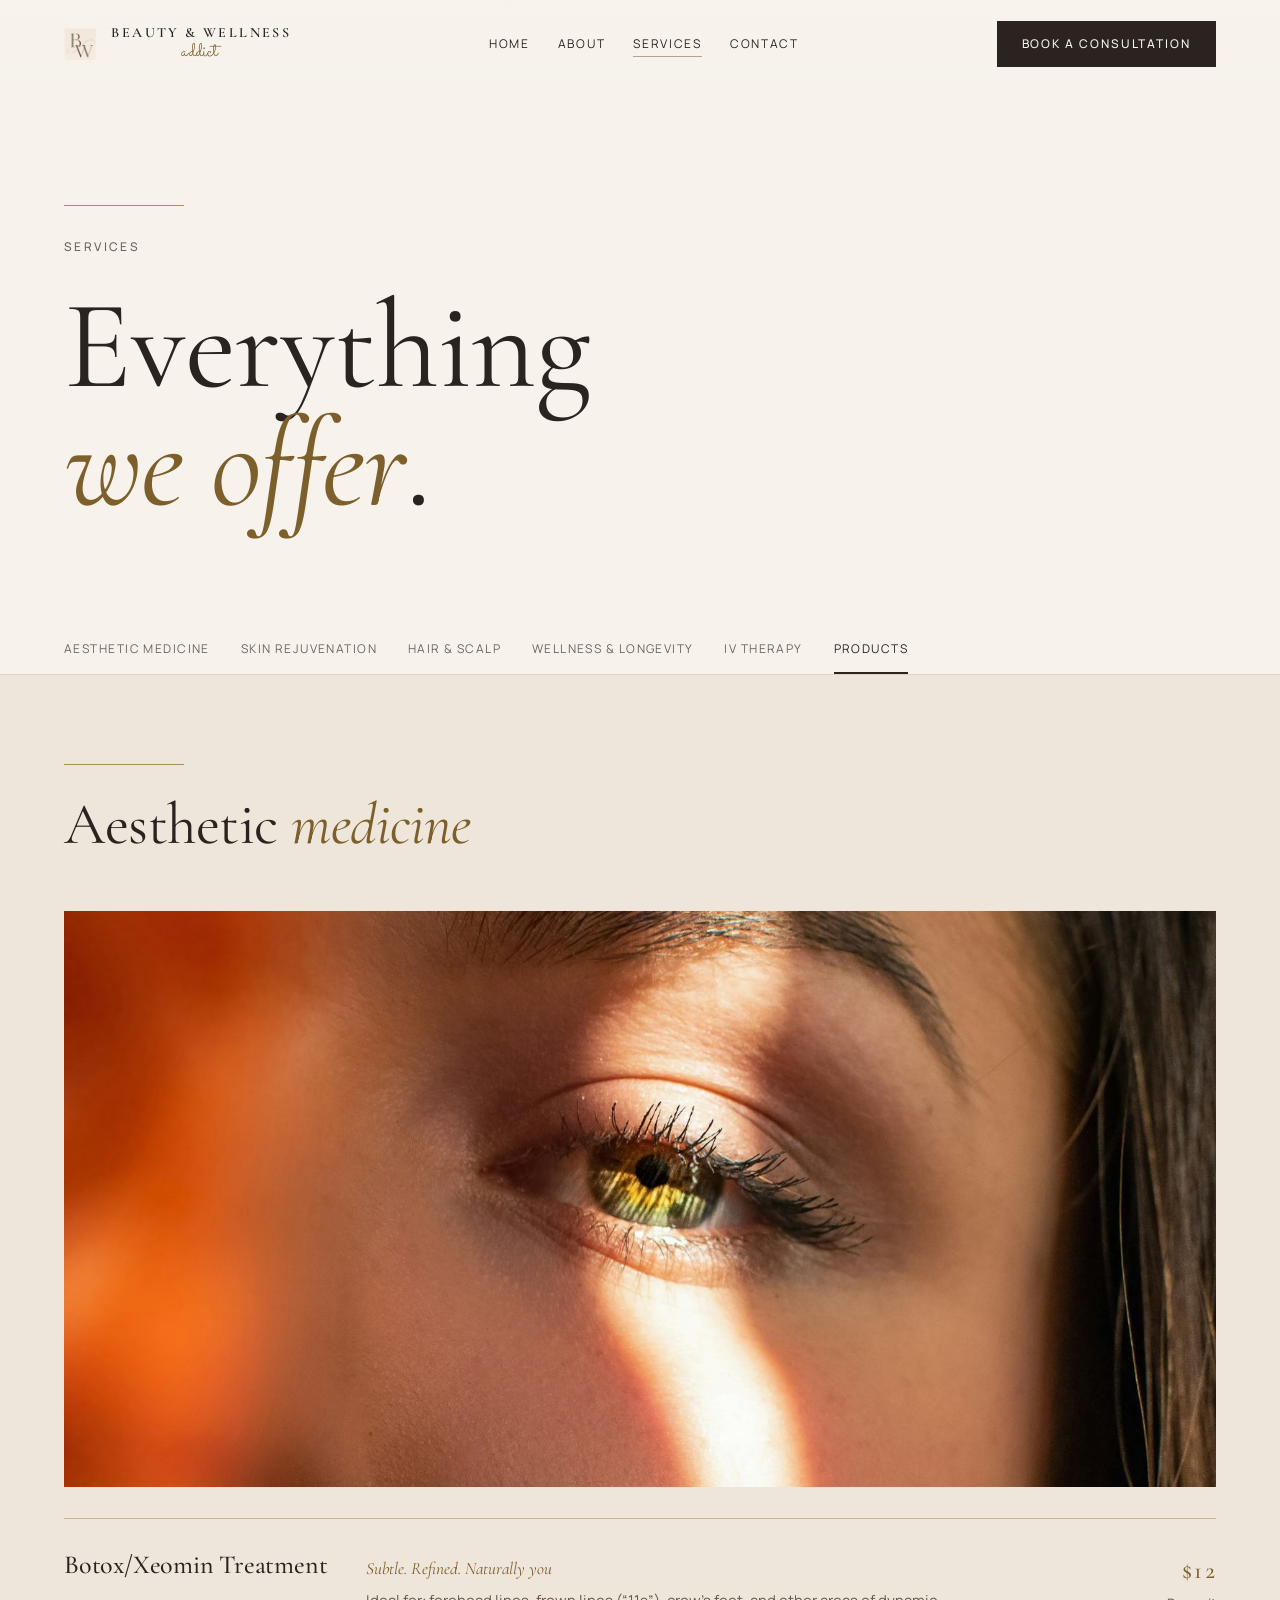
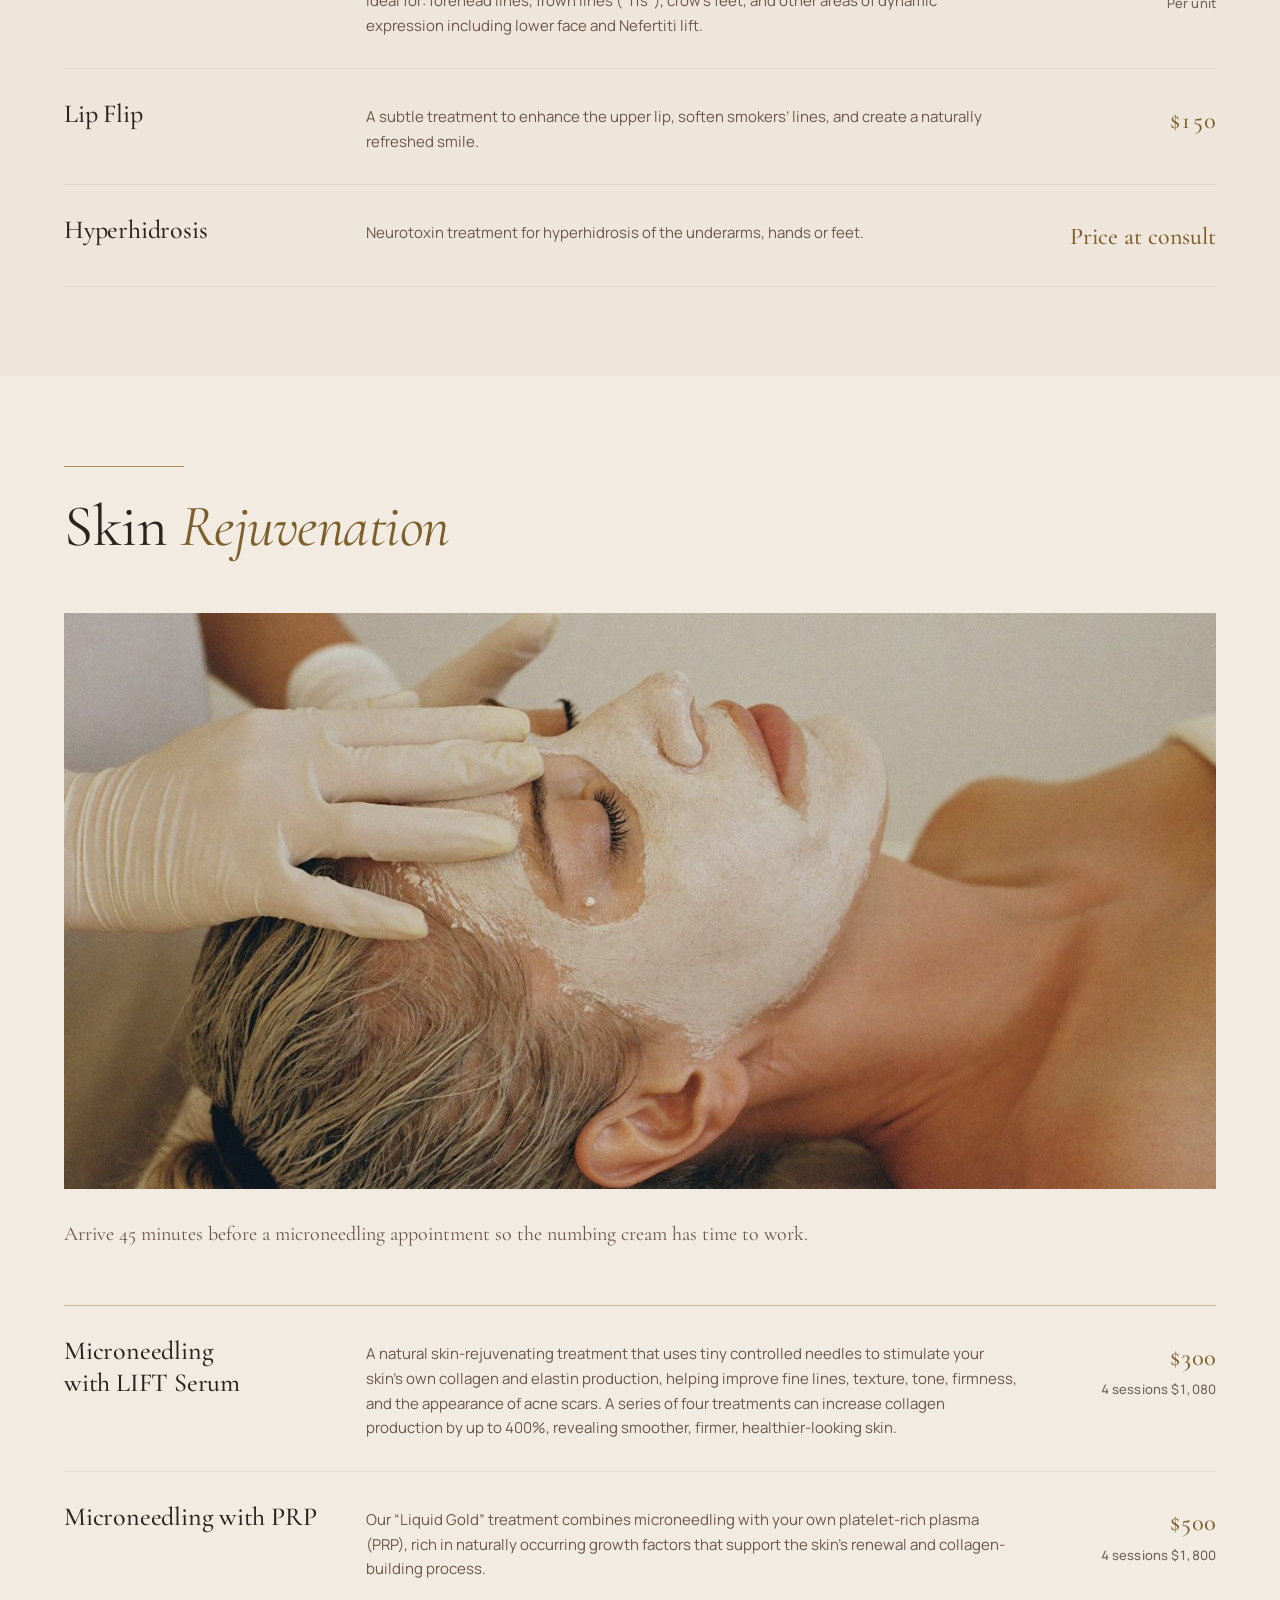
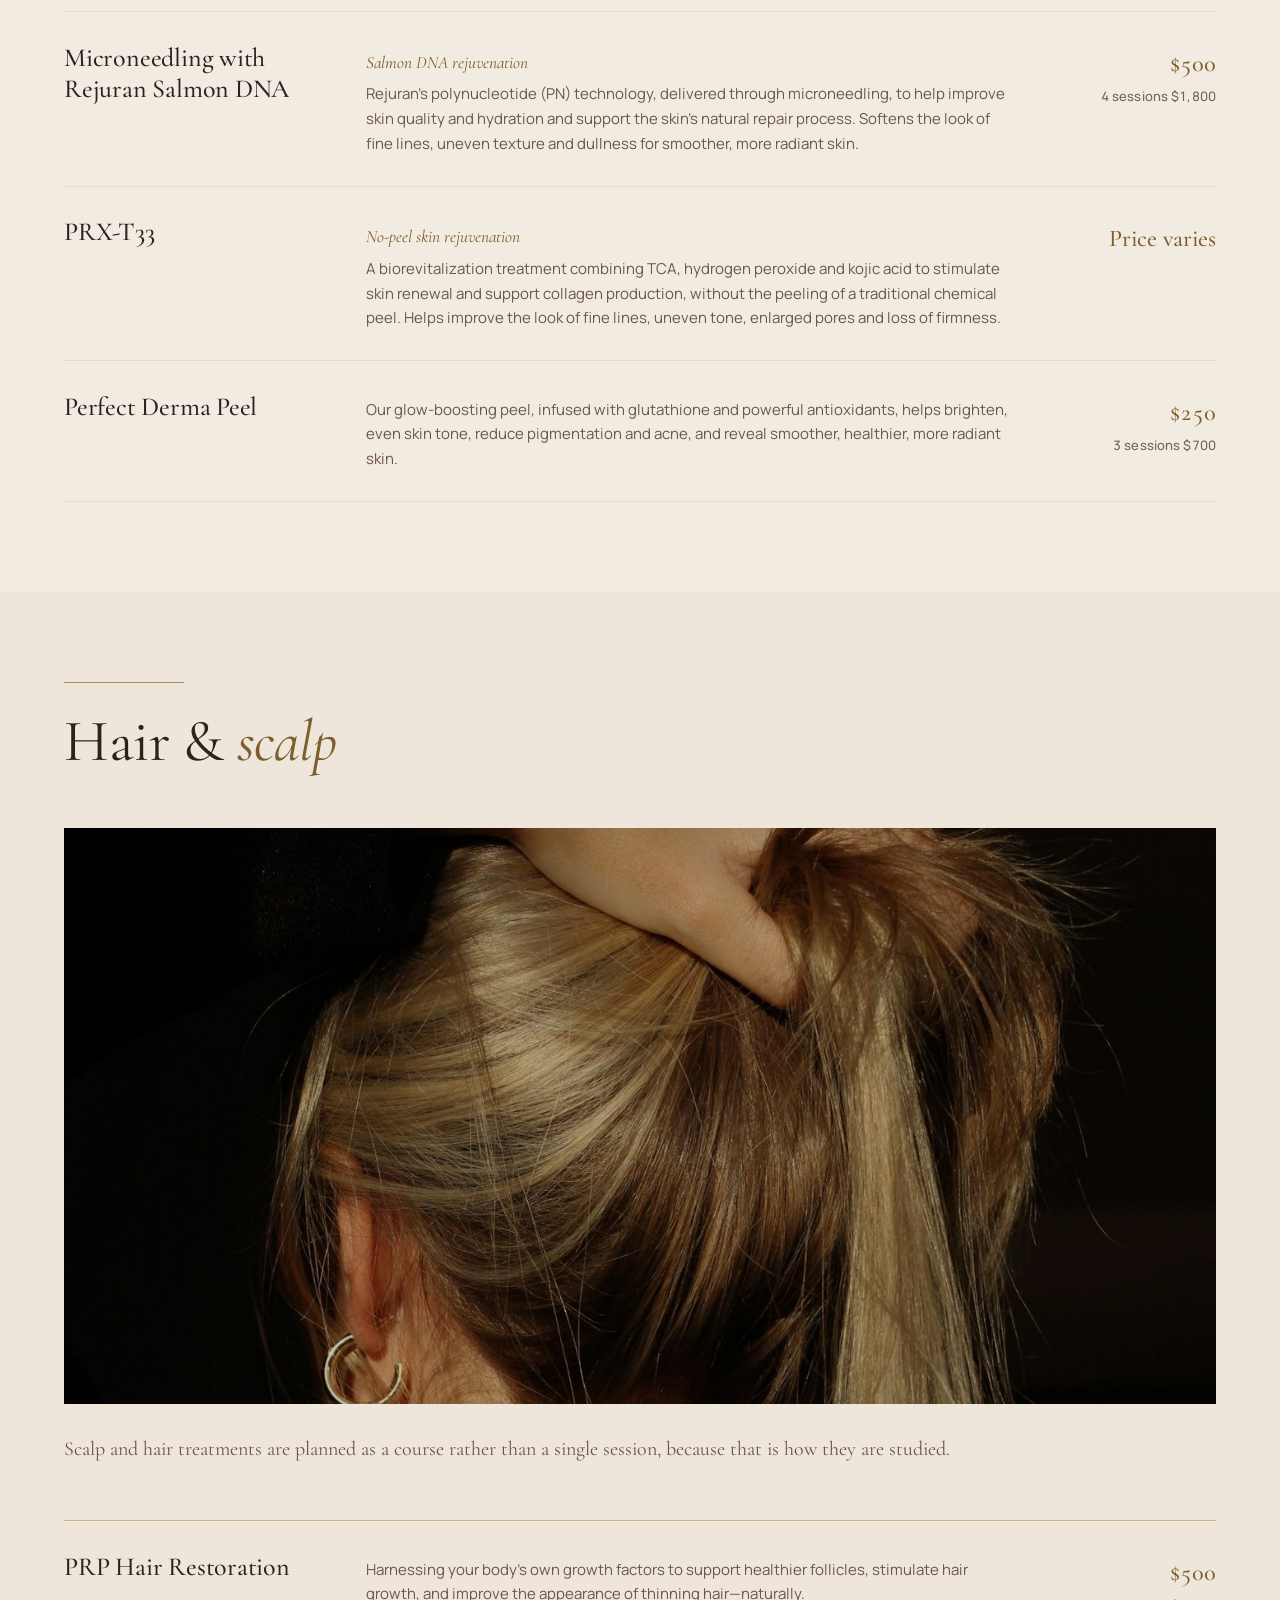
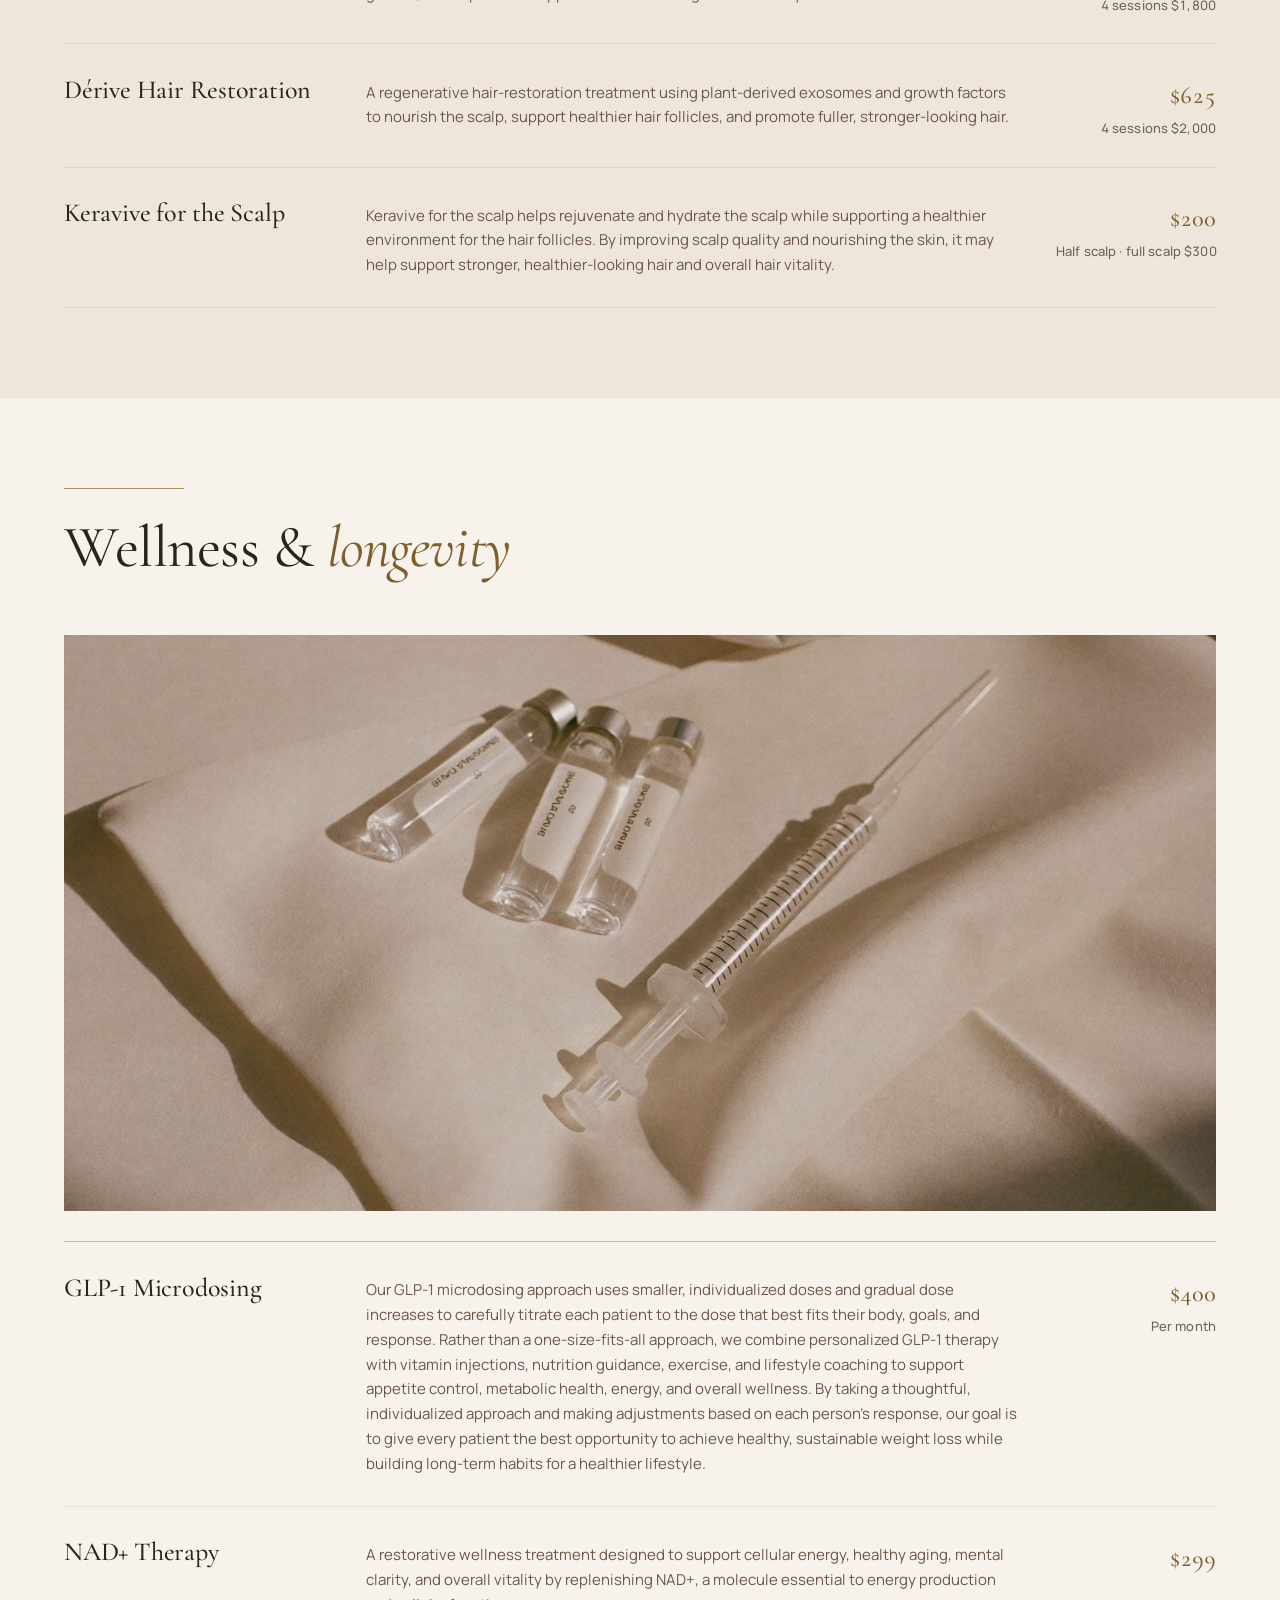
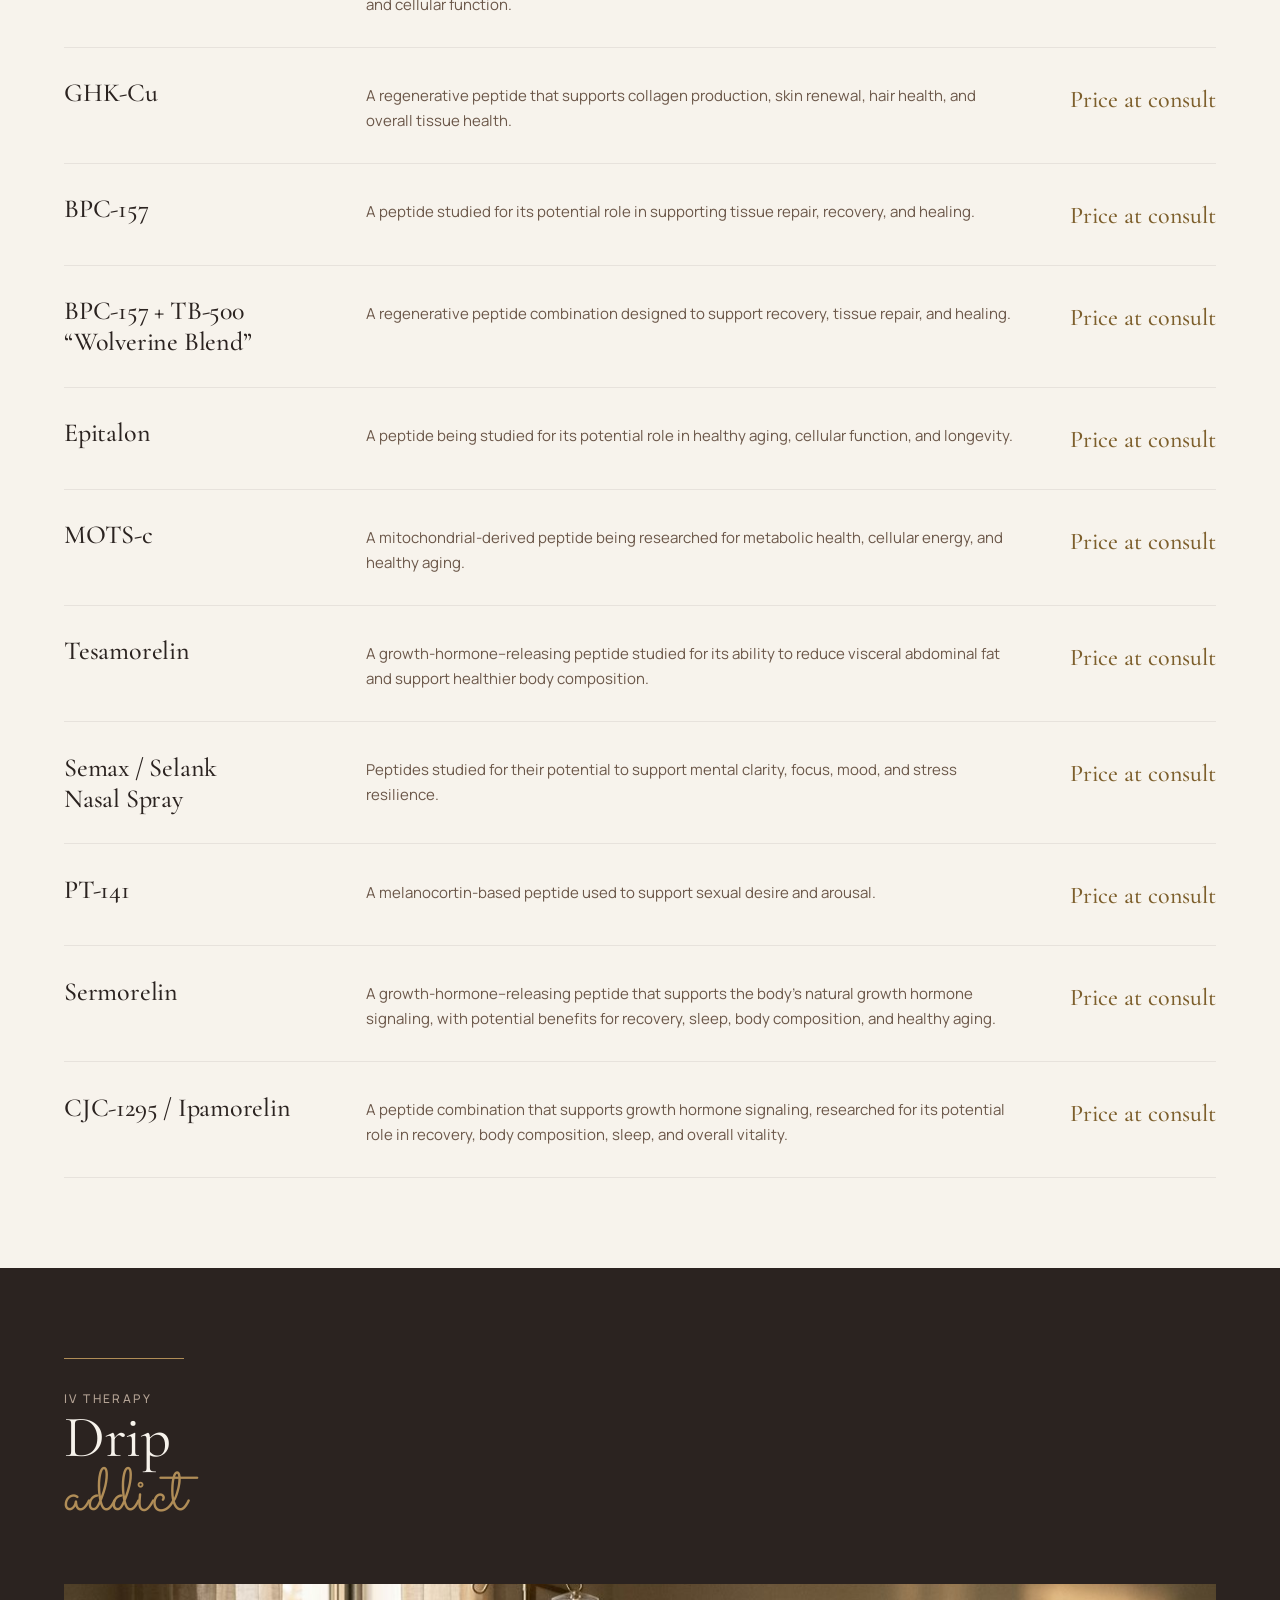
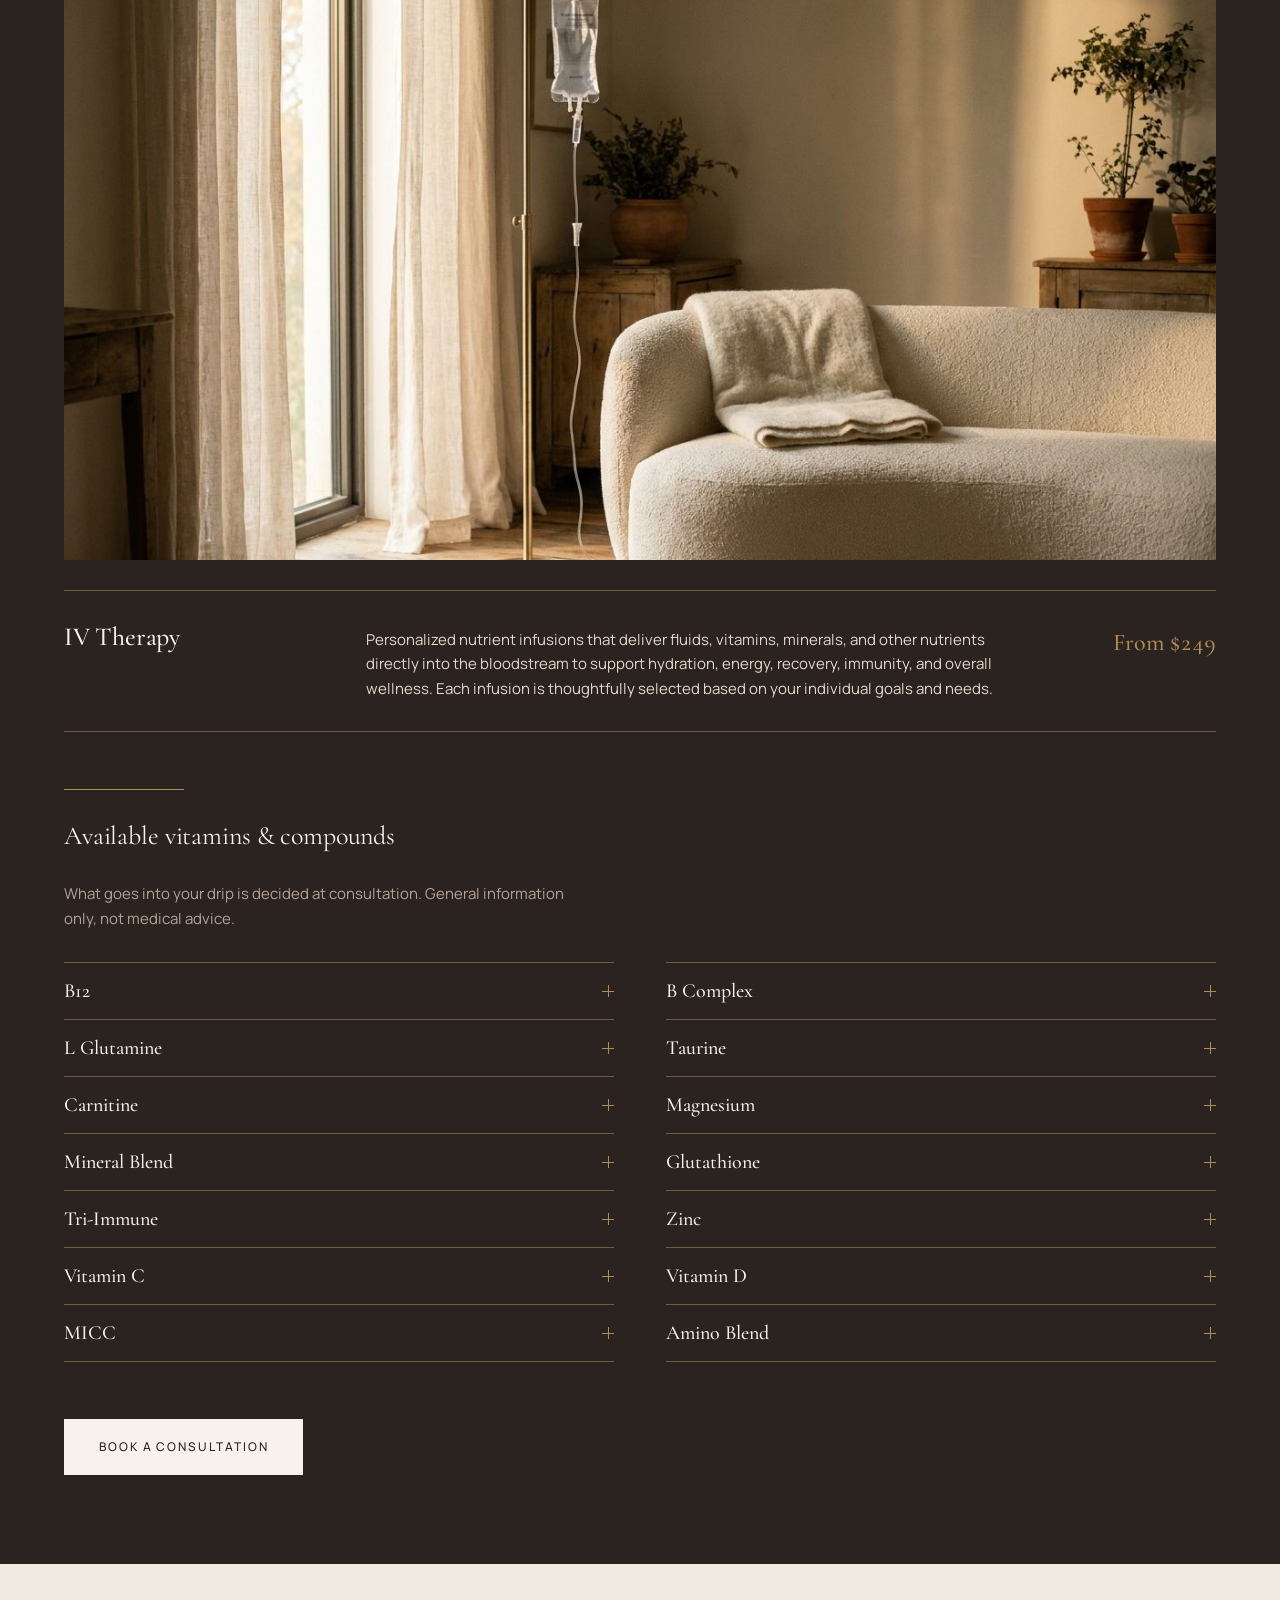
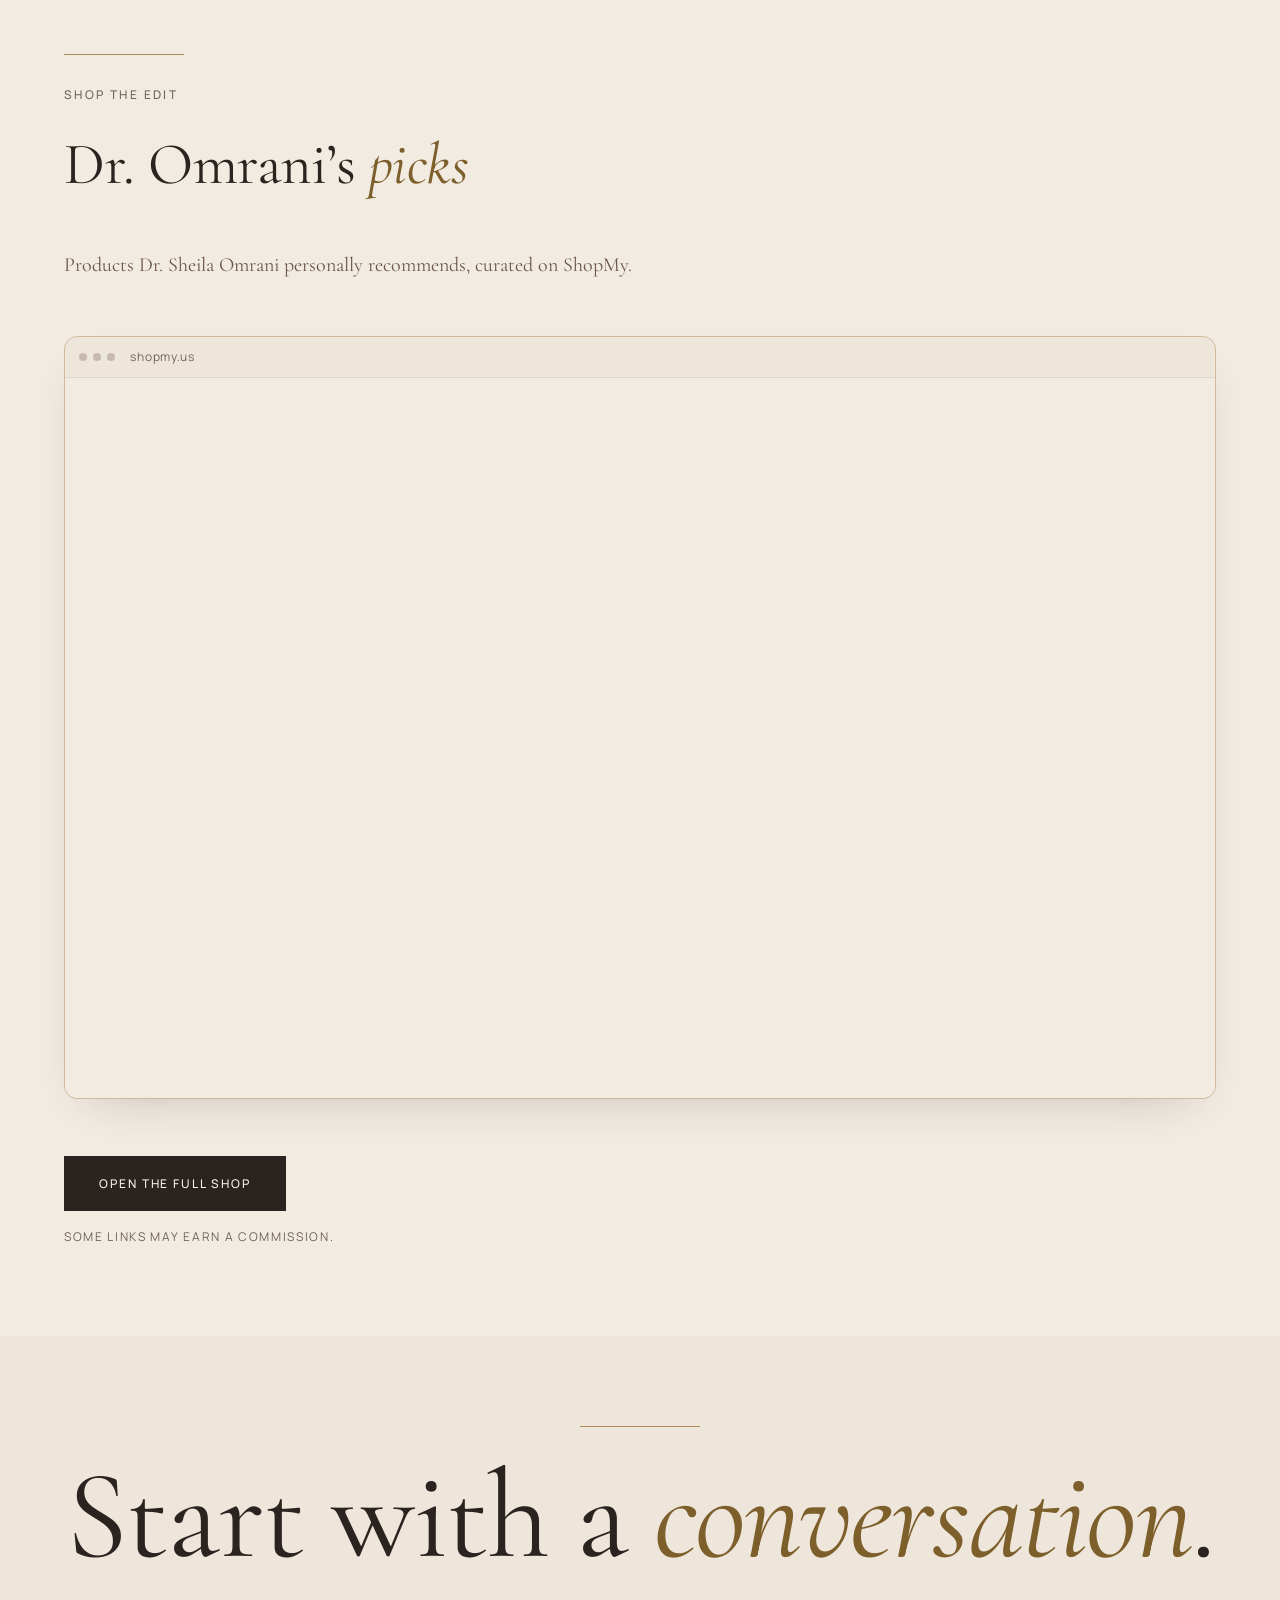
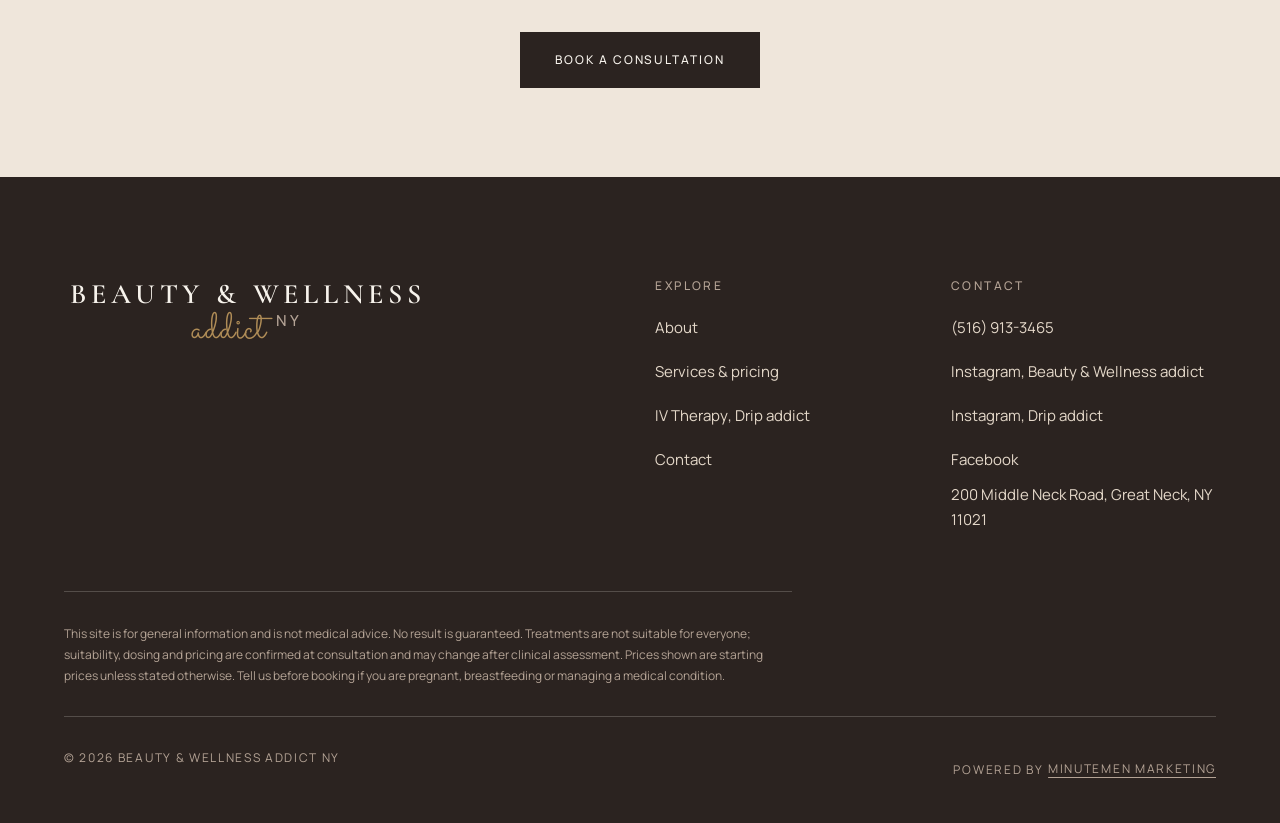
<file: services.html>
<!DOCTYPE html>
<html lang="en">
<head>
<meta charset="utf-8">
<meta name="viewport" content="width=device-width, initial-scale=1">
<title>Med Spa Services &amp; Pricing | Great Neck, NY</title>
<meta name="description" content="Botox, microneedling, PRP hair restoration, peptides, IV therapy and longevity care in Great Neck, NY, with current pricing for every treatment.">
<link rel="canonical" href="https://beautyandwellnessny.com/services.html">
<meta name="theme-color" content="#F7F3EC">

<meta property="og:type" content="website">
<meta property="og:site_name" content="Beauty &amp; Wellness addict NY">
<meta property="og:title" content="Med Spa Services &amp; Pricing | Great Neck, NY">
<meta property="og:description" content="Microneedling, PRP, Botox, peptides, IV Therapy and longevity care in Great Neck, NY, with current pricing for every treatment.">
<meta property="og:url" content="https://beautyandwellnessny.com/services.html">
<meta property="og:image" content="https://beautyandwellnessny.com/assets/img/founders-portrait.jpg">
<meta property="og:image:width" content="810">
<meta property="og:image:height" content="830">
<meta property="og:image:alt" content="Dr. Sheila Omrani and Nurse Lisa Farazmand of Beauty &amp; Wellness addict NY">
<meta property="og:locale" content="en_US">
<meta name="twitter:title" content="Med Spa Services &amp; Pricing | Great Neck, NY">
<meta name="twitter:description" content="Microneedling, PRP, Botox, peptides, IV Therapy and longevity care in Great Neck, NY, with current pricing for every treatment.">
<meta name="twitter:image" content="https://beautyandwellnessny.com/assets/img/founders-portrait.jpg">
<meta name="twitter:image:alt" content="Dr. Sheila Omrani and Nurse Lisa Farazmand of Beauty &amp; Wellness addict NY">
<meta name="twitter:card" content="summary_large_image">

<link rel="icon" href="assets/img/favicon.png" type="image/png">
<link rel="apple-touch-icon" href="assets/img/mark.png">
<link rel="preconnect" href="https://fonts.googleapis.com">
<link rel="preconnect" href="https://fonts.gstatic.com" crossorigin>
<link href="https://fonts.googleapis.com/css2?family=Cormorant+Garamond:ital,wght@0,400;0,500;0,600;1,400&family=Manrope:wght@400;500&family=Sacramento&display=swap" rel="stylesheet">
<script>(function(d,w){var r=d.documentElement;r.classList.add("reveal-on");
function show(){r.classList.remove("reveal-on");}
w.__revealFailsafe=setTimeout(show,3000);
w.addEventListener("error",function(e){if(e.target&&e.target.tagName==="SCRIPT")show();},true);
})(document,window);</script>
<link rel="stylesheet" href="assets/css/site.css">

<script type="application/ld+json">
{
  "@context": "https://schema.org",
  "@graph": [
    {
      "@type": "BreadcrumbList",
      "itemListElement": [
        {
          "@type": "ListItem",
          "position": 1,
          "name": "Home",
          "item": "https://beautyandwellnessny.com/"
        },
        {
          "@type": "ListItem",
          "position": 2,
          "name": "Services & Pricing",
          "item": "https://beautyandwellnessny.com/services.html"
        }
      ]
    },
    {
      "@type": "MedicalBusiness",
      "@id": "https://beautyandwellnessny.com/#practice",
      "name": "Beauty & Wellness addict NY",
      "url": "https://beautyandwellnessny.com/",
      "telephone": "+1-516-913-3465",
      "address": {
        "@type": "PostalAddress",
        "streetAddress": "200 Middle Neck Road",
        "addressLocality": "Great Neck",
        "addressRegion": "NY",
        "postalCode": "11021",
        "addressCountry": "US"
      },
      "hasOfferCatalog": {
        "@type": "OfferCatalog",
        "name": "Treatments",
        "itemListElement": [
          {
            "@type": "Offer",
            "itemOffered": {
              "@type": "Service",
              "name": "Botox/Xeomin Treatment"
            },
            "price": "12",
            "priceCurrency": "USD",
            "description": "Per unit"
          },
          {
            "@type": "Offer",
            "itemOffered": {
              "@type": "Service",
              "name": "Lip Flip"
            },
            "price": "150",
            "priceCurrency": "USD"
          },
          {
            "@type": "Offer",
            "itemOffered": {
              "@type": "Service",
              "name": "Microneedling with LIFT Serum"
            },
            "price": "300",
            "priceCurrency": "USD"
          },
          {
            "@type": "Offer",
            "itemOffered": {
              "@type": "Service",
              "name": "Microneedling with PRP"
            },
            "price": "500",
            "priceCurrency": "USD"
          },
          {
            "@type": "Offer",
            "itemOffered": {
              "@type": "Service",
              "name": "Perfect Derma Peel"
            },
            "price": "250",
            "priceCurrency": "USD"
          },
          {
            "@type": "Offer",
            "itemOffered": {
              "@type": "Service",
              "name": "PRP Hair Restoration"
            },
            "price": "500",
            "priceCurrency": "USD"
          },
          {
            "@type": "Offer",
            "itemOffered": {
              "@type": "Service",
              "name": "Derive Hair Restoration"
            },
            "price": "625",
            "priceCurrency": "USD"
          },
          {
            "@type": "Offer",
            "itemOffered": {
              "@type": "Service",
              "name": "NAD+ Therapy"
            },
            "price": "299",
            "priceCurrency": "USD"
          },
          {
            "@type": "Offer",
            "itemOffered": {
              "@type": "Service",
              "name": "GLP-1 Microdosing"
            },
            "price": "400",
            "priceCurrency": "USD",
            "description": "Per month"
          },
          {
            "@type": "Offer",
            "itemOffered": {
              "@type": "Service",
              "name": "IV Therapy"
            },
            "price": "249",
            "priceCurrency": "USD",
            "description": "Starting price"
          }
        ]
      },
      "availableService": [
        {
          "@id": "https://beautyandwellnessny.com/services.html#aesthetic-medicine"
        },
        {
          "@id": "https://beautyandwellnessny.com/services.html#skin"
        },
        {
          "@id": "https://beautyandwellnessny.com/services.html#hair-scalp"
        },
        {
          "@id": "https://beautyandwellnessny.com/services.html#wellness"
        },
        {
          "@id": "https://beautyandwellnessny.com/services.html#iv-therapy"
        }
      ]
    },
    {
      "@type": "MedicalTherapy",
      "@id": "https://beautyandwellnessny.com/services.html#aesthetic-medicine",
      "name": "Aesthetic medicine",
      "url": "https://beautyandwellnessny.com/services.html#aesthetic-medicine",
      "provider": {
        "@id": "https://beautyandwellnessny.com/#practice"
      },
      "availableService": [
        {
          "@type": "MedicalTherapy",
          "name": "Botox/Xeomin Treatment"
        },
        {
          "@type": "MedicalTherapy",
          "name": "Lip Flip"
        },
        {
          "@type": "MedicalTherapy",
          "name": "Hyperhidrosis"
        }
      ]
    },
    {
      "@type": "MedicalTherapy",
      "@id": "https://beautyandwellnessny.com/services.html#skin",
      "name": "Skin Rejuvenation",
      "url": "https://beautyandwellnessny.com/services.html#skin",
      "provider": {
        "@id": "https://beautyandwellnessny.com/#practice"
      },
      "availableService": [
        {
          "@type": "MedicalTherapy",
          "name": "Microneedling with LIFT Serum"
        },
        {
          "@type": "MedicalTherapy",
          "name": "Microneedling with PRP"
        },
        {
          "@type": "MedicalTherapy",
          "name": "Microneedling with Rejuran Salmon DNA"
        },
        {
          "@type": "MedicalTherapy",
          "name": "PRX-T33"
        },
        {
          "@type": "MedicalTherapy",
          "name": "Perfect Derma Peel"
        }
      ]
    },
    {
      "@type": "MedicalTherapy",
      "@id": "https://beautyandwellnessny.com/services.html#hair-scalp",
      "name": "Hair & scalp",
      "url": "https://beautyandwellnessny.com/services.html#hair-scalp",
      "provider": {
        "@id": "https://beautyandwellnessny.com/#practice"
      },
      "availableService": [
        {
          "@type": "MedicalTherapy",
          "name": "PRP Hair Restoration"
        },
        {
          "@type": "MedicalTherapy",
          "name": "Dérive Hair Restoration"
        },
        {
          "@type": "MedicalTherapy",
          "name": "Keravive for the Scalp"
        }
      ]
    },
    {
      "@type": "MedicalTherapy",
      "@id": "https://beautyandwellnessny.com/services.html#wellness",
      "name": "Wellness & longevity",
      "url": "https://beautyandwellnessny.com/services.html#wellness",
      "provider": {
        "@id": "https://beautyandwellnessny.com/#practice"
      },
      "availableService": [
        {
          "@type": "MedicalTherapy",
          "name": "GLP-1 Microdosing"
        },
        {
          "@type": "MedicalTherapy",
          "name": "NAD+ Therapy"
        },
        {
          "@type": "MedicalTherapy",
          "name": "GHK-Cu"
        },
        {
          "@type": "MedicalTherapy",
          "name": "BPC-157"
        },
        {
          "@type": "MedicalTherapy",
          "name": "BPC-157 + TB-500 \"Wolverine Blend\""
        },
        {
          "@type": "MedicalTherapy",
          "name": "Epitalon"
        },
        {
          "@type": "MedicalTherapy",
          "name": "MOTS-c"
        },
        {
          "@type": "MedicalTherapy",
          "name": "Tesamorelin"
        },
        {
          "@type": "MedicalTherapy",
          "name": "Semax / Selank Nasal Spray"
        },
        {
          "@type": "MedicalTherapy",
          "name": "PT-141"
        },
        {
          "@type": "MedicalTherapy",
          "name": "Sermorelin"
        },
        {
          "@type": "MedicalTherapy",
          "name": "CJC-1295 / Ipamorelin"
        }
      ]
    },
    {
      "@type": "MedicalTherapy",
      "@id": "https://beautyandwellnessny.com/services.html#iv-therapy",
      "name": "IV Therapy",
      "url": "https://beautyandwellnessny.com/services.html#iv-therapy",
      "provider": {
        "@id": "https://beautyandwellnessny.com/#practice"
      },
      "availableService": [
        {
          "@type": "MedicalTherapy",
          "name": "IV Therapy"
        }
      ]
    },
    {
      "@type": "WebPage",
      "@id": "https://beautyandwellnessny.com/services.html#webpage",
      "url": "https://beautyandwellnessny.com/services.html",
      "name": "Services & Pricing",
      "about": {
        "@id": "https://beautyandwellnessny.com/#practice"
      },
      "inLanguage": "en-US"
    }
  ]
}
</script>
</head>
<body>
<a class="skip" href="#main">Skip to content</a>

<header class="header">
  <div class="shell header__inner">
    <a class="brand" href="index.html" aria-label="Beauty and Wellness addict NY — home">
      <img class="brand__mark" src="assets/img/mark.png" alt="" width="32" height="32">
      <span class="wordmark">
        <span class="wordmark__main">Beauty &amp; Wellness</span>
        <span class="wordmark__sub">addict <sup>NY</sup></span>
      </span>
    </a>
    <nav class="nav nav--desktop" aria-label="Primary">
      <a class="nav__link" href="index.html">Home</a>
      <a class="nav__link" href="about.html">About</a>
      <a class="nav__link" href="services.html" aria-current="page">Services</a>
      <a class="nav__link" href="contact.html">Contact</a>
    </nav>
    <a class="btn header__cta" href="https://book.squareup.com/appointments/sxo39ov27u4avm/location/LW02SPDAKGV63/services" target="_blank" rel="noopener" aria-label="Book a consultation on Square (opens in a new tab)">Book a consultation</a>
    <button class="burger" type="button" data-menu-toggle aria-expanded="false" aria-controls="site-menu" aria-label="Open menu">
      <span></span><span></span><span></span>
    </button>
  </div>
</header>

<div class="menu" id="site-menu" aria-hidden="true">
  <nav aria-label="Mobile">
    <ul class="menu__list">
      <li class="menu__item"><a class="menu__link" href="index.html">Home</a></li>
      <li class="menu__item"><a class="menu__link" href="about.html">About</a></li>
      <li class="menu__item"><a class="menu__link" href="services.html">Services</a></li>
      <li class="menu__item"><a class="menu__link" href="contact.html">Contact</a></li>
    </ul>
  </nav>
  <div class="menu__foot">
    <a class="btn" href="https://book.squareup.com/appointments/sxo39ov27u4avm/location/LW02SPDAKGV63/services" target="_blank" rel="noopener" aria-label="Book a consultation on Square (opens in a new tab)">Book a consultation</a>
  </div>
</div>

<main id="main">

  <section class="pagehead">
    <div class="shell">
      <div class="grid pagehead__grid">
        <div class="pagehead__title">
          <span class="rule-g" data-reveal aria-hidden="true"></span>
          <p class="eyebrow mb-2" data-reveal>Services</p>
          <h1 class="h1" data-reveal data-delay="80">Everything <span class="it">we offer</span>.</h1>
        </div>
      </div>
    </div>
  </section>

  <nav class="price-nav mt-4" aria-label="Treatment categories" data-spy>
    <div class="shell">
      <ul class="price-nav__list">
        <li><a href="#aesthetic-medicine">Aesthetic medicine</a></li>
        <li><a href="#skin">Skin Rejuvenation</a></li>
        <li><a href="#hair-scalp">Hair &amp; scalp</a></li>
        <li><a href="#wellness">Wellness &amp; longevity</a></li>
        <li><a href="#iv-therapy">IV Therapy</a></li>
        <li><a href="#products">Products</a></li>
      </ul>
    </div>
  </nav>

  <!-- ====================================================================
       Every treatment name and description on this page is the client's own
       supplied copy. Prices are the verified Square figures for treatments
       that appear in both. Anything the client supplied no price for reads
       "Price at consult" rather than carrying an invented figure.
       ==================================================================== -->

  <section class="section bg-shell cat" id="aesthetic-medicine">
    <div class="shell">
      <div class="grid cat__head">
        <div class="cat__title">
          <span class="rule-g" data-reveal aria-hidden="true"></span>
          <h2 class="h2" data-reveal>Aesthetic <span class="it">medicine</span></h2>
        </div>
      </div>

      <div class="cat__banner fig-hover" data-reveal="mask">
        <div class="figure">
          <img src="assets/img/aesthetic-medicine.jpg" alt="A close portrait of a woman&#8217;s face lit by a shaft of warm daylight." loading="lazy" decoding="async" width="1600" height="800">
        </div>
      </div>

      <div class="tx-list">
        <div class="tx" data-reveal>
          <h3 class="tx__name">Botox/Xeomin Treatment</h3>
          <p class="tx__desc"><em class="tx__lead">Subtle. Refined. Naturally you</em>Ideal for: forehead lines, frown lines (&#8220;11s&#8221;), crow&#8217;s feet, and other areas of dynamic expression including lower face and Nefertiti lift.</p>
          <p class="tx__price">$12<span class="tx__pkg">Per unit</span></p>
        </div>
        <div class="tx" data-reveal>
          <h3 class="tx__name">Lip Flip</h3>
          <p class="tx__desc">A subtle treatment to enhance the upper lip, soften smokers&#8217; lines, and create a naturally refreshed smile.</p>
          <p class="tx__price">$150</p>
        </div>
        <div class="tx" data-reveal>
          <h3 class="tx__name">Hyperhidrosis</h3>
          <p class="tx__desc">Neurotoxin treatment for hyperhidrosis of the underarms, hands or feet.</p>
          <p class="tx__price">Price at consult</p>
        </div>
      </div>
    </div>
  </section>

  <section class="section bg-cream cat" id="skin">
    <div class="shell">
      <div class="grid cat__head">
        <div class="cat__title">
          <span class="rule-g" data-reveal aria-hidden="true"></span>
          <h2 class="h2" data-reveal>Skin <span class="it">Rejuvenation</span></h2>
        </div>
      </div>

      <div class="cat__banner fig-hover" data-reveal="mask">
        <div class="figure">
          <img src="assets/img/facial-treatment.jpg" alt="A facial rejuvenation treatment in progress, with a treatment mask being applied." loading="lazy" decoding="async" width="1400" height="600">
        </div>
      </div>

      <div class="tx-list">
        <!-- The arrival note belongs to the microneedling treatments only, so it
             sits inside the list directly above them rather than under the
             category photograph, where it read as covering PRX-T33 and the peel
             too. Same wording, same .cat__intro styling; --note only tightens the
             gap so it reads as a lead-in to the three rows beneath it. -->
        <p class="cat__intro cat__intro--note" data-reveal>Arrive 45 minutes before a microneedling appointment so the numbing cream has time to work.</p>
        <div class="tx" data-reveal>
          <h3 class="tx__name">Microneedling with LIFT Serum</h3>
          <p class="tx__desc">A natural skin-rejuvenating treatment that uses tiny controlled needles to stimulate your skin&#8217;s own collagen and elastin production, helping improve fine lines, texture, tone, firmness, and the appearance of acne scars. A series of four treatments can increase collagen production by up to 400%, revealing smoother, firmer, healthier-looking skin.</p>
          <p class="tx__price">$300<span class="tx__pkg">4 sessions $1,080</span></p>
        </div>
        <div class="tx" data-reveal>
          <h3 class="tx__name">Microneedling with PRP</h3>
          <p class="tx__desc">Our &#8220;Liquid Gold&#8221; treatment combines microneedling with your own platelet-rich plasma (PRP), rich in naturally occurring growth factors that support the skin&#8217;s renewal and collagen-building process.</p>
          <p class="tx__price">$500<span class="tx__pkg">4 sessions $1,800</span></p>
        </div>
        <div class="tx" data-reveal>
          <h3 class="tx__name">Microneedling with Rejuran Salmon DNA</h3>
          <p class="tx__desc"><em class="tx__lead">Salmon DNA rejuvenation</em>Rejuran&#8217;s polynucleotide (PN) technology, delivered through microneedling, to help improve skin quality and hydration and support the skin&#8217;s natural repair process. Softens the look of fine lines, uneven texture and dullness for smoother, more radiant skin.</p>
          <p class="tx__price">$500<span class="tx__pkg">4 sessions $1,800</span></p>
        </div>
        <div class="tx" data-reveal>
          <h3 class="tx__name">PRX-T33</h3>
          <p class="tx__desc"><em class="tx__lead">No-peel skin rejuvenation</em>A biorevitalization treatment combining TCA, hydrogen peroxide and kojic acid to stimulate skin renewal and support collagen production, without the peeling of a traditional chemical peel. Helps improve the look of fine lines, uneven tone, enlarged pores and loss of firmness.</p>
          <p class="tx__price">Price varies</p>
        </div>
        <div class="tx" data-reveal>
          <h3 class="tx__name">Perfect Derma Peel</h3>
          <p class="tx__desc">Our glow-boosting peel, infused with glutathione and powerful antioxidants, helps brighten, even skin tone, reduce pigmentation and acne, and reveal smoother, healthier, more radiant skin.</p>
          <p class="tx__price">$250<span class="tx__pkg">3 sessions $700</span></p>
        </div>
      </div>
    </div>
  </section>

  <section class="section bg-shell cat" id="hair-scalp">
    <div class="shell">
      <div class="grid cat__head">
        <div class="cat__title">
          <span class="rule-g" data-reveal aria-hidden="true"></span>
          <h2 class="h2" data-reveal>Hair &amp; <span class="it">scalp</span></h2>
        </div>
      </div>

      <div class="cat__banner fig-hover" data-reveal="mask">
        <div class="figure">
          <img src="assets/img/hair-scalp.jpg" alt="Hair lifted from the nape in warm light, showing the scalp and hair length." loading="lazy" decoding="async" width="1400" height="700">
        </div>
      </div>

      <p class="cat__intro" data-reveal>Scalp and hair treatments are planned as a course rather than a single session, because that is how they are studied.</p>

      <div class="tx-list">
        <div class="tx" data-reveal>
          <h3 class="tx__name">PRP Hair Restoration</h3>
          <p class="tx__desc">Harnessing your body&#8217;s own growth factors to support healthier follicles, stimulate hair growth, and improve the appearance of thinning hair&#8212;naturally.</p>
          <p class="tx__price">$500<span class="tx__pkg">4 sessions $1,800</span></p>
        </div>
        <div class="tx" data-reveal>
          <h3 class="tx__name">D&#233;rive Hair Restoration</h3>
          <p class="tx__desc">A regenerative hair-restoration treatment using plant-derived exosomes and growth factors to nourish the scalp, support healthier hair follicles, and promote fuller, stronger-looking hair.</p>
          <p class="tx__price">$625<span class="tx__pkg">4 sessions $2,000</span></p>
        </div>
        <div class="tx" data-reveal>
          <h3 class="tx__name">Keravive for the Scalp</h3>
          <p class="tx__desc">Keravive for the scalp helps rejuvenate and hydrate the scalp while supporting a healthier environment for the hair follicles. By improving scalp quality and nourishing the skin, it may help support stronger, healthier-looking hair and overall hair vitality.</p>
          <p class="tx__price">$200<span class="tx__pkg">Half scalp &#183; full scalp $300</span></p>
        </div>
      </div>
    </div>
  </section>

  <section class="section cat" id="wellness">
    <div class="shell">
      <div class="grid cat__head">
        <div class="cat__title">
          <span class="rule-g" data-reveal aria-hidden="true"></span>
          <h2 class="h2" data-reveal>Wellness &amp; <span class="it">longevity</span></h2>
        </div>
      </div>

      <div class="cat__banner fig-hover" data-reveal="mask">
        <div class="figure">
          <img src="assets/img/ampoules.jpg" alt="Glass vitamin ampoules and a syringe laid out on cream linen." loading="lazy" decoding="async" width="1400" height="914">
        </div>
      </div>

      <div class="tx-list">
        <div class="tx" data-reveal>
          <h3 class="tx__name">GLP-1 Microdosing</h3>
          <p class="tx__desc">Our GLP-1 microdosing approach uses smaller, individualized doses and gradual dose increases to carefully titrate each patient to the dose that best fits their body, goals, and response. Rather than a one-size-fits-all approach, we combine personalized GLP-1 therapy with vitamin injections, nutrition guidance, exercise, and lifestyle coaching to support appetite control, metabolic health, energy, and overall wellness. By taking a thoughtful, individualized approach and making adjustments based on each person&#8217;s response, our goal is to give every patient the best opportunity to achieve healthy, sustainable weight loss while building long-term habits for a healthier lifestyle.</p>
          <p class="tx__price">$400<span class="tx__pkg">Per month</span></p>
        </div>
        <div class="tx" data-reveal>
          <h3 class="tx__name">NAD+ Therapy</h3>
          <p class="tx__desc">A restorative wellness treatment designed to support cellular energy, healthy aging, mental clarity, and overall vitality by replenishing NAD+, a molecule essential to energy production and cellular function.</p>
          <p class="tx__price">$299</p>
        </div>
        <div class="tx" data-reveal>
          <h3 class="tx__name">GHK-Cu</h3>
          <p class="tx__desc">A regenerative peptide that supports collagen production, skin renewal, hair health, and overall tissue health.</p>
          <p class="tx__price">Price at consult</p>
        </div>
        <div class="tx" data-reveal>
          <h3 class="tx__name">BPC-157</h3>
          <p class="tx__desc">A peptide studied for its potential role in supporting tissue repair, recovery, and healing.</p>
          <p class="tx__price">Price at consult</p>
        </div>
        <div class="tx" data-reveal>
          <h3 class="tx__name">BPC-157 + TB-500 &#8220;Wolverine Blend&#8221;</h3>
          <p class="tx__desc">A regenerative peptide combination designed to support recovery, tissue repair, and healing.</p>
          <p class="tx__price">Price at consult</p>
        </div>
        <div class="tx" data-reveal>
          <h3 class="tx__name">Epitalon</h3>
          <p class="tx__desc">A peptide being studied for its potential role in healthy aging, cellular function, and longevity.</p>
          <p class="tx__price">Price at consult</p>
        </div>
        <div class="tx" data-reveal>
          <h3 class="tx__name">MOTS-c</h3>
          <p class="tx__desc">A mitochondrial-derived peptide being researched for metabolic health, cellular energy, and healthy aging.</p>
          <p class="tx__price">Price at consult</p>
        </div>
        <div class="tx" data-reveal>
          <h3 class="tx__name">Tesamorelin</h3>
          <p class="tx__desc">A growth-hormone&#8211;releasing peptide studied for its ability to reduce visceral abdominal fat and support healthier body composition.</p>
          <p class="tx__price">Price at consult</p>
        </div>
        <div class="tx" data-reveal>
          <h3 class="tx__name">Semax / Selank Nasal Spray</h3>
          <p class="tx__desc">Peptides studied for their potential to support mental clarity, focus, mood, and stress resilience.</p>
          <p class="tx__price">Price at consult</p>
        </div>
        <div class="tx" data-reveal>
          <h3 class="tx__name">PT-141</h3>
          <p class="tx__desc">A melanocortin-based peptide used to support sexual desire and arousal.</p>
          <p class="tx__price">Price at consult</p>
        </div>
        <div class="tx" data-reveal>
          <h3 class="tx__name">Sermorelin</h3>
          <p class="tx__desc">A growth-hormone&#8211;releasing peptide that supports the body&#8217;s natural growth hormone signaling, with potential benefits for recovery, sleep, body composition, and healthy aging.</p>
          <p class="tx__price">Price at consult</p>
        </div>
        <div class="tx" data-reveal>
          <h3 class="tx__name">CJC-1295 / Ipamorelin</h3>
          <p class="tx__desc">A peptide combination that supports growth hormone signaling, researched for its potential role in recovery, body composition, sleep, and overall vitality.</p>
          <p class="tx__price">Price at consult</p>
        </div>
      </div>
    </div>
  </section>

  <section class="section inv cat" id="iv-therapy">
    <div class="shell">
      <div class="grid cat__head">
        <div class="cat__title">
          <span class="rule-g" data-reveal aria-hidden="true"></span>
          <p class="eyebrow" data-reveal>IV Therapy</p>
          <h2 class="h2" data-reveal>Drip <span class="script script--lg">addict</span></h2>
        </div>
      </div>

      <div class="cat__banner fig-hover" data-reveal="mask">
        <div class="figure">
          <img src="assets/img/iv-lounge.jpg" alt="An infusion lounge: a low chair, a folded throw and a side table in warm, low light." loading="lazy" decoding="async" width="1400" height="600">
        </div>
      </div>

      <div class="tx-list">
        <div class="tx" data-reveal>
          <h3 class="tx__name">IV Therapy</h3>
          <p class="tx__desc">Personalized nutrient infusions that deliver fluids, vitamins, minerals, and other nutrients directly into the bloodstream to support hydration, energy, recovery, immunity, and overall wellness. Each infusion is thoughtfully selected based on your individual goals and needs.</p>
          <p class="tx__price">From $249</p>
        </div>
      </div>


      <div class="mt-3">
        <span class="rule-g" data-reveal aria-hidden="true"></span>
        <h3 class="h3 mb-2" data-reveal>Available vitamins &amp; compounds</h3>
        <p class="small mb-2" data-reveal>What goes into your drip is decided at consultation. General information only, not medical advice.</p>
        <div class="vits" data-vits data-reveal data-delay="80">
          <div class="vit">
            <h4><button class="vit__head" type="button" aria-expanded="false" aria-controls="vit-b12" id="vit-b12-h">B12<span class="vit__sign" aria-hidden="true"></span></button></h4>
            <div class="vit__panel" id="vit-b12" role="region" aria-labelledby="vit-b12-h"><div><p class="vit__body">A water-soluble vitamin, also called cobalamin. It is involved in red blood cell formation, normal nerve function and DNA synthesis, and is commonly associated with energy metabolism.</p></div></div>
          </div>
          <div class="vit">
            <h4><button class="vit__head" type="button" aria-expanded="false" aria-controls="vit-bcomplex" id="vit-bcomplex-h">B Complex<span class="vit__sign" aria-hidden="true"></span></button></h4>
            <div class="vit__panel" id="vit-bcomplex" role="region" aria-labelledby="vit-bcomplex-h"><div><p class="vit__body">A combined preparation of the B vitamins, typically B1, B2, B3, B5 and B6. They act as cofactors in converting food into energy and play a role in normal nervous system function.</p></div></div>
          </div>
          <div class="vit">
            <h4><button class="vit__head" type="button" aria-expanded="false" aria-controls="vit-glutamine" id="vit-glutamine-h">L Glutamine<span class="vit__sign" aria-hidden="true"></span></button></h4>
            <div class="vit__panel" id="vit-glutamine" role="region" aria-labelledby="vit-glutamine-h"><div><p class="vit__body">The most abundant amino acid in the bloodstream. It is used in protein synthesis and is involved in maintaining the gut lining and in fuelling immune cells.</p></div></div>
          </div>
          <div class="vit">
            <h4><button class="vit__head" type="button" aria-expanded="false" aria-controls="vit-taurine" id="vit-taurine-h">Taurine<span class="vit__sign" aria-hidden="true"></span></button></h4>
            <div class="vit__panel" id="vit-taurine" role="region" aria-labelledby="vit-taurine-h"><div><p class="vit__body">An amino acid found in high concentration in the heart, muscle and brain. It plays a role in fluid and electrolyte balance and in normal muscle function.</p></div></div>
          </div>
          <div class="vit">
            <h4><button class="vit__head" type="button" aria-expanded="false" aria-controls="vit-carnitine" id="vit-carnitine-h">Carnitine<span class="vit__sign" aria-hidden="true"></span></button></h4>
            <div class="vit__panel" id="vit-carnitine" role="region" aria-labelledby="vit-carnitine-h"><div><p class="vit__body">A compound involved in transporting fatty acids into the mitochondria, where they are used for energy. Commonly associated with exercise performance and fat metabolism.</p></div></div>
          </div>
          <div class="vit">
            <h4><button class="vit__head" type="button" aria-expanded="false" aria-controls="vit-magnesium" id="vit-magnesium-h">Magnesium<span class="vit__sign" aria-hidden="true"></span></button></h4>
            <div class="vit__panel" id="vit-magnesium" role="region" aria-labelledby="vit-magnesium-h"><div><p class="vit__body">A mineral acting as a cofactor in hundreds of enzyme reactions. It is involved in muscle and nerve function, energy production and normal sleep and stress regulation.</p></div></div>
          </div>
          <div class="vit">
            <h4><button class="vit__head" type="button" aria-expanded="false" aria-controls="vit-mineral" id="vit-mineral-h">Mineral Blend<span class="vit__sign" aria-hidden="true"></span></button></h4>
            <div class="vit__panel" id="vit-mineral" role="region" aria-labelledby="vit-mineral-h"><div><p class="vit__body">A combined preparation of trace minerals, typically including zinc, selenium, copper and manganese. They act as cofactors across a wide range of enzyme and antioxidant systems.</p></div></div>
          </div>
          <div class="vit">
            <h4><button class="vit__head" type="button" aria-expanded="false" aria-controls="vit-glutathione" id="vit-glutathione-h">Glutathione<span class="vit__sign" aria-hidden="true"></span></button></h4>
            <div class="vit__panel" id="vit-glutathione" role="region" aria-labelledby="vit-glutathione-h"><div><p class="vit__body">An antioxidant the body produces naturally, sometimes called the master antioxidant. It is involved in protecting cells from oxidative stress and in liver detoxification pathways.</p></div></div>
          </div>
          <div class="vit">
            <h4><button class="vit__head" type="button" aria-expanded="false" aria-controls="vit-triimmune" id="vit-triimmune-h">Tri-Immune<span class="vit__sign" aria-hidden="true"></span></button></h4>
            <div class="vit__panel" id="vit-triimmune" role="region" aria-labelledby="vit-triimmune-h"><div><p class="vit__body">A combination of glutathione, vitamin C and zinc. Each of the three is involved in normal immune function, and the blend is commonly used to support it.</p></div></div>
          </div>
          <div class="vit">
            <h4><button class="vit__head" type="button" aria-expanded="false" aria-controls="vit-zinc" id="vit-zinc-h">Zinc<span class="vit__sign" aria-hidden="true"></span></button></h4>
            <div class="vit__panel" id="vit-zinc" role="region" aria-labelledby="vit-zinc-h"><div><p class="vit__body">A trace mineral involved in immune function, wound healing, protein and DNA synthesis, and the sense of taste and smell.</p></div></div>
          </div>
          <div class="vit">
            <h4><button class="vit__head" type="button" aria-expanded="false" aria-controls="vit-vitc" id="vit-vitc-h">Vitamin C<span class="vit__sign" aria-hidden="true"></span></button></h4>
            <div class="vit__panel" id="vit-vitc" role="region" aria-labelledby="vit-vitc-h"><div><p class="vit__body">A water-soluble antioxidant vitamin, also called ascorbic acid. It is involved in collagen production, iron absorption and normal immune function.</p></div></div>
          </div>
          <div class="vit">
            <h4><button class="vit__head" type="button" aria-expanded="false" aria-controls="vit-vitd" id="vit-vitd-h">Vitamin D<span class="vit__sign" aria-hidden="true"></span></button></h4>
            <div class="vit__panel" id="vit-vitd" role="region" aria-labelledby="vit-vitd-h"><div><p class="vit__body">A fat-soluble vitamin the body also makes from sunlight. It is involved in calcium absorption, bone health and normal immune function. Levels are commonly checked with blood work.</p></div></div>
          </div>
          <div class="vit">
            <h4><button class="vit__head" type="button" aria-expanded="false" aria-controls="vit-micc" id="vit-micc-h">MICC<span class="vit__sign" aria-hidden="true"></span></button></h4>
            <div class="vit__panel" id="vit-micc" role="region" aria-labelledby="vit-micc-h"><div><p class="vit__body">A combination of methionine, inositol, choline and B12, sometimes called a lipotropic injection. These compounds are involved in fat metabolism and liver function, and it may be used as part of a metabolic protocol.</p></div></div>
          </div>
          <div class="vit">
            <h4><button class="vit__head" type="button" aria-expanded="false" aria-controls="vit-amino" id="vit-amino-h">Amino Blend<span class="vit__sign" aria-hidden="true"></span></button></h4>
            <div class="vit__panel" id="vit-amino" role="region" aria-labelledby="vit-amino-h"><div><p class="vit__body">A combination of amino acids, typically arginine, ornithine, lysine and citrulline. Amino acids are the building blocks the body uses for protein synthesis and tissue repair.</p></div></div>
          </div>
        </div>
      </div>


      <div class="mt-3" data-reveal>
        <a class="btn btn--inv" href="https://book.squareup.com/appointments/sxo39ov27u4avm/location/LW02SPDAKGV63/services" target="_blank" rel="noopener" aria-label="Book a consultation on Square (opens in a new tab)">Book a consultation</a>
      </div>
    </div>
  </section>

  <!-- ====================================================================
       Products. Sits between the inverted IV Therapy section and the shell
       closing band, on cream, so the three bands at the foot of the page
       stay distinct. No new motif: the champagne rule and data-reveal only.
       ==================================================================== -->
  <section class="section bg-cream" id="products">
    <div class="shell">
      <div class="grid cat__head">
        <div class="cat__title">
          <span class="rule-g" data-reveal aria-hidden="true"></span>
          <p class="eyebrow mb-2" data-reveal>Shop the edit</p>
          <h2 class="h2" data-reveal>Dr. Omrani&#8217;s <span class="it">picks</span></h2>
        </div>
      </div>

      <p class="cat__intro" data-reveal>Products Dr. Sheila Omrani personally recommends, curated on ShopMy.</p>

      <div class="shopmy" data-shopmy data-reveal>
        <div class="shopmy__bar" aria-hidden="true">
          <span class="shopmy__dots"><i></i><i></i><i></i></span>
          <span class="shopmy__url">shopmy.us</span>
        </div>
        <div class="shopmy__stage">
          <div class="shopmy__skeleton" data-shopmy-skeleton aria-hidden="true"></div>
          <iframe class="shopmy__frame" data-shopmy-frame
                  src="https://shopmy.us/shop?Curator_id=563232&amp;tab=latest&amp;Section_id=2044462"
                  title="Dr. Sheila Omrani&#8217;s recommended products on ShopMy"
                  loading="lazy" referrerpolicy="strict-origin-when-cross-origin"></iframe>
          <!-- Shown only if the frame never reports a load. Never leave a blank box. -->
          <div class="shopmy__fallback" data-shopmy-fallback hidden>
            <img src="assets/img/founders-chair.jpg" alt="Dr. Sheila Omrani and Nurse Lisa Farazmand at their Great Neck practice." width="900" height="932" loading="lazy" decoding="async">
            <div class="shopmy__fallback-copy">
              <p class="h3">The shelf lives on ShopMy</p>
              <p class="small">It will not open inside this page right now. Dr. Omrani&#8217;s full list of recommended products is one tap away.</p>
              <a class="btn" href="https://shopmy.us/shop?Curator_id=563232&amp;tab=latest&amp;Section_id=2044462" target="_blank" rel="noopener sponsored" aria-label="Open the full shop on ShopMy (opens in a new tab)">Open the full shop</a>
            </div>
          </div>
        </div>
      </div>

      <div class="mt-3" data-reveal>
        <a class="btn" href="https://shopmy.us/shop?Curator_id=563232&amp;tab=latest&amp;Section_id=2044462" target="_blank" rel="noopener sponsored" aria-label="Open the full shop on ShopMy (opens in a new tab)">Open the full shop</a>
        <p class="micro mt-1">Some links may earn a commission.</p>
      </div>
    </div>
  </section>

  <!-- Closing band, framed the same way as the one on About: a light section
       between the inverted IV Therapy section and the inverted footer, so the
       three read as three. It was espresso, identical to both of its
       neighbours, which ran all three together into one dark block. -->
  <section class="section bg-shell center">
    <div class="shell">
      <span class="rule-g" data-reveal aria-hidden="true" style="margin-inline:auto"></span>
      <h2 class="mega" data-reveal>Start with a <span class="it">conversation</span>.</h2>
      <div class="mt-3" data-reveal data-delay="120">
        <a class="btn" href="https://book.squareup.com/appointments/sxo39ov27u4avm/location/LW02SPDAKGV63/services" target="_blank" rel="noopener" aria-label="Book a consultation on Square (opens in a new tab)">Book a consultation</a>
      </div>
    </div>
  </section>


</main>

<footer class="footer">
  <div class="shell">
    <div class="grid footer__top">
      <div class="footer__brand">
        <span class="wordmark wordmark--inv footer__wordmark" style="--wm:clamp(1.375rem,2.6vw,2rem)">
          <span class="wordmark__main">Beauty &amp; Wellness</span>
          <span class="wordmark__sub">addict <sup>NY</sup></span>
        </span>
      </div>
      <div class="footer__cols">
        <div>
          <h2 class="footer__h">Explore</h2>
          <ul class="footer__list">
            <li><a class="ul-link" href="about.html">About</a></li>
            <li><a class="ul-link" href="services.html">Services &amp; pricing</a></li>
            <li><a class="ul-link" href="services.html#iv-therapy">IV Therapy</a>, <a class="ul-link" href="https://www.instagram.com/dripaddict_ny?igsi=emthN2w2OHdxeWky&amp;utm_source=qr" target="_blank" rel="noopener" aria-label="Drip addict on Instagram (opens in a new tab)">Drip addict</a></li>
            <li><a class="ul-link" href="contact.html">Contact</a></li>
          </ul>
        </div>
        <div>
          <h2 class="footer__h">Contact</h2>
          <ul class="footer__list">
            <li><a class="ul-link" href="tel:+15169133465">(516) 913-3465</a></li>
            <li><a class="ul-link" href="https://www.instagram.com/BeautyAddict_NY/" target="_blank" rel="noopener">Instagram, Beauty &amp; Wellness addict</a></li>
            <li><a class="ul-link" href="https://www.instagram.com/dripaddict_ny?igsi=emthN2w2OHdxeWky&amp;utm_source=qr" target="_blank" rel="noopener">Instagram, Drip addict</a></li>
            <li><a class="ul-link" href="https://www.facebook.com/beautyaddictnewyork/" target="_blank" rel="noopener">Facebook</a></li>
            <li><a class="ul-link" href="https://www.google.com/maps/dir/?api=1&amp;destination=200+Middle+Neck+Road,+Great+Neck,+NY+11021" target="_blank" rel="noopener">200 Middle Neck Road, Great Neck, NY 11021</a></li>
          </ul>
        </div>
      </div>
    </div>
    <p class="disclaimer">This site is for general information and is not medical advice. No result is guaranteed. Treatments are not suitable for everyone; suitability, dosing and pricing are confirmed at consultation and may change after clinical assessment. Prices shown are starting prices unless stated otherwise. Tell us before booking if you are pregnant, breastfeeding or managing a medical condition.</p>
    <div class="footer__bottom micro">
      <span>&copy; <span data-year>2026</span> Beauty &amp; Wellness addict NY</span>
      <span class="footer__by">Powered by <a class="ul-link" href="https://minutemenmarketing.com" target="_blank" rel="noopener">Minutemen Marketing</a></span>
    </div>
  </div>
</footer>

<script src="assets/js/site.js" defer></script>
</body>
</html>
</file>
<file: assets/css/site.css>
/* ==========================================================================
   BEAUTY & WELLNESS addict NY
   Display: Cormorant Garamond (400, 500, 600 + italic)   Text: Manrope (400, 500)
   ========================================================================== */

/* ---------- Tokens ---------- */
:root {
  --ivory:    #F7F3EC;   /* page */
  --cream:    #F2EBE1;   /* first step down from ivory */
  --shell:    #EFE6DB;   /* secondary surface */
  --sand:     #E4D8C9;   /* body text on espresso */
  --taupe:    #B4A395;   /* rules; muted text on espresso only */
  --greige:   #6F6459;   /* muted text on ivory */
  --mocha:    #6B5749;   /* accent + body text */
  --espresso: #2B2320;   /* ink */
  /* Gold, in two tones so it can be both accent and readable text.
     --gold is brass: rules, icons, borders, and text on espresso (5.0:1).
     --gold-ink is the darker cousin for text on ivory (4.9:1). */
  --gold:     #B08D57;
  --gold-ink: #7D5F2C;   /* passes 4.5:1 on ivory, cream and shell alike */
  --gold-soft:rgba(176, 141, 87, .32);
  --gold-hair:rgba(176, 141, 87, .55);  /* the champagne rule, motif 01 */
  --line:     rgba(43, 35, 32, .15);
  --line-soft:rgba(43, 35, 32, .08);
  --line-inv: rgba(247, 243, 236, .20);

  --display: "Cormorant Garamond", "Didot", "Times New Roman", serif;
  --text: "Manrope", "Helvetica Neue", Arial, sans-serif;

  --fs-micro: .75rem;
  --fs-small: .9375rem;
  --fs-body: 1.0625rem;
  --fs-lead: clamp(1.25rem, 1.05rem + .7vw, 1.625rem);
  --fs-h3: clamp(1.3125rem, 1.15rem + .65vw, 1.625rem);
  --fs-h2: clamp(2.25rem, 1.4rem + 2.85vw, 4.125rem);
  --fs-h1: clamp(3.5rem, 1.3rem + 8.2vw, 9.25rem);
  --fs-mega: clamp(3.5rem, 1.3rem + 8.2vw, 9.25rem);

  /* spacing scale — 4 steps, used everywhere */
  --sp-1: clamp(10px, 1.2vw, 16px);
  --sp-2: clamp(20px, 2.4vw, 32px);
  --sp-3: clamp(36px, 4.4vw, 64px);
  --sp-4: clamp(64px, 8vw, 128px);

  --gutter: clamp(22px, 5vw, 88px);
  /* Section padding. Every boundary between two sections spends this twice,
     so the value here is half of what the reader actually sees between one
     section ending and the next beginning. At 9vw/156px that boundary reached
     319px at 1600 and 259px at 1440, which read as dead space rather than
     breathing room. 7vw/124px brings it to 224px and 202px and still leaves
     the page airy. */
  --sec: clamp(72px, 7vw, 124px);
  --sec-tight: clamp(52px, 5vw, 88px);
  --maxw: 1560px;

  --ease: cubic-bezier(.22, .68, .18, 1);
  --dur: .9s;
}

/* ---------- Reset ---------- */
*, *::before, *::after { box-sizing: border-box; }
html { -webkit-text-size-adjust: 100%; scroll-behavior: smooth; }
body {
  margin: 0;
  background: var(--ivory);
  color: var(--espresso);
  font-family: var(--text);
  font-size: var(--fs-body);
  line-height: 1.65;
  font-weight: 400;
  -webkit-font-smoothing: antialiased;
  text-rendering: optimizeLegibility;
  overflow-x: hidden;
}
img, svg, picture { display: block; max-width: 100%; }
img { height: auto; }
button, input, select, textarea { font: inherit; color: inherit; }
h1, h2, h3, h4, p, figure, blockquote { margin: 0; }
ul, ol { margin: 0; padding: 0; list-style: none; }
a { color: inherit; text-decoration: none; }
:focus-visible { outline: 2px solid var(--mocha); outline-offset: 3px; }
::selection { background: var(--sand); color: var(--espresso); }

/* ---------- Layout ---------- */
.shell {
  width: 100%;
  max-width: var(--maxw);
  margin-inline: auto;
  padding-inline: var(--gutter);
}
.section { padding-block: var(--sec); }
.section--tight { padding-block: var(--sec-tight); }
/* Two sections on the same ground read as one continuous idea, so the boundary
   between them does not need two full pads. A change of ground keeps the full
   separation, because that is where a new idea starts. */
.section:not([class*="bg-"]):not(.inv):not(.close)
  + .section:not([class*="bg-"]):not(.inv):not(.close) {
  padding-top: calc(var(--sec) * .55);
}
.rule-top { border-top: 1px solid var(--line); }
.grid {
  display: grid;
  grid-template-columns: repeat(12, minmax(0, 1fr));
  column-gap: clamp(18px, 2.4vw, 40px);
}
.skip {
  position: absolute; left: -9999px; top: 0; z-index: 200;
  background: var(--espresso); color: var(--ivory);
  padding: 14px 22px; font-size: var(--fs-micro);
  letter-spacing: .16em; text-transform: uppercase;
}
.skip:focus { left: 0; }

/* ---------- Type ---------- */
.eyebrow {
  font-size: var(--fs-micro);
  font-weight: 500;
  letter-spacing: .2em;
  text-transform: uppercase;
  color: var(--greige);
}
.display, h1, h2, h3 {
  font-family: var(--display);
  font-weight: 400;
  font-optical-sizing: auto;
  letter-spacing: -.008em;
  line-height: 1.0;
  text-wrap: balance;
}
.h1 { font-size: var(--fs-h1); line-height: .94; }
.h2 { font-size: var(--fs-h2); line-height: 1.0; }
.h3 { font-size: var(--fs-h3); line-height: 1.2; letter-spacing: -.005em; }
.mega { font-size: var(--fs-mega); line-height: .94; letter-spacing: -.014em; }
.it { font-style: italic; color: var(--gold-ink); }
.lead {
  font-size: var(--fs-lead);
  line-height: 1.45;
  color: var(--mocha);
  max-width: 30ch;
  font-family: var(--display);
}
.body { max-width: 56ch; color: var(--mocha); }
.body + .body { margin-top: 1em; }
.small { font-size: var(--fs-small); color: var(--greige); max-width: 58ch; }
.micro {
  font-size: var(--fs-micro);
  letter-spacing: .14em;
  text-transform: uppercase;
  color: var(--greige);
}

/* Wordmark ---------------------------------------------------------
   Set caps carry the name; "addict" is signed underneath in a monoline
   script and tucked up so the two read as one mark. Monoline matters:
   a high-contrast calligraphic face would lose its thin strokes at the
   16px header size. */
.wordmark { display: inline-block; line-height: 1; text-align: center; }
.wordmark__main {
  display: block;
  font-family: var(--display);
  font-weight: 600;
  text-transform: uppercase;
  letter-spacing: .17em;
  text-indent: .17em;
  font-size: calc(var(--wm, 1rem) * .88);
  line-height: 1;
  white-space: nowrap;
}
.wordmark__sub {
  display: block;
  margin-top: .06em;               /* sits clear of the caps line */
  font-family: "Sacramento", var(--display);
  font-style: normal;
  letter-spacing: .01em;
  text-indent: 0;
  font-size: calc(var(--wm, 1rem) * 1.25);
  line-height: 1;
  color: var(--gold-ink);
}
.wordmark__sub sup {
  font-family: var(--text);
  font-size: .38em;
  font-weight: 500;
  letter-spacing: .16em;
  vertical-align: .8em;
  margin-left: .12em;
  color: var(--greige);
}
.wordmark--inv .wordmark__sub { color: var(--gold); }
.wordmark--inv .wordmark__sub sup { color: var(--taupe); }

/* ---------- Links & buttons ---------- */
.ul-link { position: relative; display: inline-block; padding-bottom: 2px; }
.ul-link::after {
  content: "";
  position: absolute; left: 0; bottom: 0;
  width: 100%; height: 1px;
  background: currentColor;
  transform: scaleX(0); transform-origin: right;
  transition: transform .45s var(--ease);
}
.ul-link:hover::after, .ul-link:focus-visible::after { transform: scaleX(1); transform-origin: left; }

.arrow-link {
  display: inline-flex;
  align-items: center;
  gap: .75em;
  min-height: 44px;
  font-size: var(--fs-micro);
  letter-spacing: .16em;
  text-transform: uppercase;
  font-weight: 500;
  color: var(--espresso);
}
.arrow-link svg { width: 20px; color: var(--gold-ink); transition: transform .45s var(--ease); }
.arrow-link:hover svg, .arrow-link:focus-visible svg { transform: translateX(6px); }
.arrow-link--inv { color: var(--sand); }

.btn {
  --btn-bg: var(--espresso);
  --btn-fg: var(--ivory);
  position: relative;
  display: inline-flex;
  align-items: center;
  justify-content: center;
  min-height: 54px;
  padding: 17px 34px;
  background: var(--btn-bg);
  color: var(--btn-fg);
  font-size: var(--fs-micro);
  font-weight: 500;
  letter-spacing: .16em;
  text-transform: uppercase;
  border: 1px solid var(--btn-bg);
  cursor: pointer;
  overflow: hidden;
  isolation: isolate;
  transition: color .4s var(--ease);
}
.btn::after {
  content: "";
  position: absolute; inset: 0;
  background: var(--mocha);
  transform: scaleY(0); transform-origin: bottom;
  transition: transform .45s var(--ease);
  z-index: -1;
}
.btn:hover::after, .btn:focus-visible::after { transform: scaleY(1); transform-origin: top; }
.btn--ghost { --btn-bg: transparent; --btn-fg: var(--espresso); border-color: var(--line); }
.btn--ghost::after { background: var(--espresso); }
.btn--ghost:hover, .btn--ghost:focus-visible { color: var(--ivory); }
.btn--inv { --btn-bg: var(--ivory); --btn-fg: var(--espresso); }
.btn--inv::after { background: var(--sand); }
.btn-row { display: flex; flex-wrap: wrap; align-items: center; gap: var(--sp-2); }

/* ---------- Header ---------- */
.header {
  position: fixed;
  inset: 0 0 auto 0;
  z-index: 90;
  border-bottom: 1px solid transparent;
  transition: background .45s var(--ease), border-color .45s var(--ease);
}
.header::before {
  content: "";
  position: absolute; inset: 0;
  background: linear-gradient(to bottom, rgba(247,243,236,.94), rgba(247,243,236,0));
  transition: opacity .45s var(--ease);
  pointer-events: none;
}
.header.is-stuck { background: var(--ivory); border-bottom-color: var(--line); }
.header.is-stuck::before { opacity: 0; }
.header__inner {
  position: relative;
  display: flex;
  align-items: center;
  justify-content: space-between;
  gap: 24px;
  min-height: 88px;
  transition: min-height .4s var(--ease);
}
.header.is-stuck .header__inner { min-height: 68px; }

.brand { --wm: 1rem; display: flex; align-items: center; gap: 13px; flex: none; padding-block: 6px; }
.brand__mark { width: 32px; height: 32px; object-fit: contain; mix-blend-mode: multiply; flex: none; }
.brand .wordmark__sub { font-size: calc(var(--wm) * 1.25); margin-top: .06em; }
/* The compact header lockup drops the NY suffix: at this size it renders
   below 8px and stops being legible. The footer mark keeps it. */
.brand .wordmark__sub sup { display: none; }

.nav { display: flex; align-items: center; gap: clamp(20px, 2.2vw, 40px); }
.nav__link {
  position: relative;
  font-size: var(--fs-micro);
  letter-spacing: .14em;
  text-transform: uppercase;
  /* The desktop nav shows from 1000px up, which includes touch tablets, so
     the rows carry a full 44px target rather than a mouse-sized one. The
     padding does it, not min-height: the underline below is anchored to the
     bottom of the box, and a flex box would strand it 14px under the text. */
  display: inline-block;
  padding: 14px 0;
  color: var(--espresso);
}
.nav__link::after {
  content: "";
  position: absolute; left: 0; right: 0; bottom: 11px;
  height: 1px; background: currentColor;
  transform: scaleX(0); transform-origin: right;
  transition: transform .4s var(--ease);
}
.nav__link:hover::after, .nav__link:focus-visible::after { transform: scaleX(1); transform-origin: left; }
.nav__link[aria-current="page"]::after { transform: scaleX(1); background: var(--taupe); }
.header__cta { display: none; }
@media (min-width: 1140px) { .header__cta { display: inline-flex; } }
.header__cta.btn { min-height: 44px; padding: 12px 24px; }

/* Three hairlines, matching the rules used across the site. The bars sit
   --burger-gap apart, and the open state translates the outer two by exactly
   that distance so the strokes meet on the centre line. The previous version
   moved them half as far, which left the X split into two offset diagonals —
   the reason it read as broken. Keep the translate and the gap equal. */
.burger {
  --burger-gap: 5px;
  --burger-w: 24px;
  display: inline-flex;
  flex-direction: column;
  align-items: center;
  justify-content: center;
  gap: var(--burger-gap);
  width: 48px; height: 48px;
  padding: 0;
  background: none; border: 0; cursor: pointer;
  margin-right: -8px;
  color: var(--espresso);
}
.burger span {
  display: block;
  width: var(--burger-w); height: 1px;
  background: currentColor;
  transform-origin: 50% 50%;
  transition: transform .45s var(--ease), opacity .2s var(--ease), width .35s var(--ease);
}
/* The middle bar is shorter at rest, so the mark reads as drawn rather than
   as three identical strokes. It is the one that disappears on open. */
.burger span:nth-child(2) { width: calc(var(--burger-w) - 6px); }
.burger:hover, .burger:focus-visible { color: var(--gold-ink); }
.burger:hover span:nth-child(2) { width: var(--burger-w); }
.burger[aria-expanded="true"] span:nth-child(1) { transform: translateY(calc(var(--burger-gap) + 1px)) rotate(45deg); }
.burger[aria-expanded="true"] span:nth-child(2) { opacity: 0; transform: scaleX(0); }
.burger[aria-expanded="true"] span:nth-child(3) { transform: translateY(calc((var(--burger-gap) + 1px) * -1)) rotate(-45deg); }
.burger[aria-expanded="true"] span:nth-child(1),
.burger[aria-expanded="true"] span:nth-child(3) { width: var(--burger-w); }
@media (min-width: 1000px) { .burger { display: none; } }
@media (max-width: 999px) { .nav--desktop { display: none; } }

/* Mobile menu ---------------------------------------------------- */
.menu {
  position: fixed; inset: 0; z-index: 80;
  background: var(--ivory);
  padding: 104px var(--gutter) 40px;
  display: flex; flex-direction: column;
  overflow-y: auto;
  clip-path: inset(0 0 100% 0);
  visibility: hidden;
  transition: clip-path .6s var(--ease), visibility 0s .6s;
}
.menu.is-open {
  clip-path: inset(0 0 0 0); visibility: visible;
  transition: clip-path .6s var(--ease), visibility 0s 0s;
}
/* Five links used to sit at the top with ~190px of dead space between them
   and the booking block. The nav takes the free height and centres the list
   in it, so the space reads as deliberate on both sides. */
.menu > nav { flex: 1 1 auto; display: flex; align-items: center; }
.menu__list { display: flex; flex-direction: column; width: 100%; }
.menu__item + .menu__item { border-top: 1px solid var(--line-soft); }
.menu__link {
  display: flex; align-items: baseline; gap: 12px;
  padding: 15px 0;
  font-family: var(--display);
  font-size: clamp(1.75rem, 1.1rem + 2.8vw, 2.75rem);
  line-height: 1.1;
  opacity: 0;
}
.menu.is-open .menu__link { opacity: 1; transition: opacity .5s var(--ease) .15s; }
.menu__link em { font-style: italic; font-size: .46em; color: var(--greige); }
/* Holds the booking button alone. The phone and Instagram rows that used to
   sit under it live in the footer and on the Contact page instead. */
.menu__foot { margin-top: auto; padding-top: var(--sp-3); display: flex; }
/* Short screens: tighten so the booking button stays above the fold with
   eight items in the list. */
@media (max-height: 730px) {
  .menu { padding-top: 84px; padding-bottom: 24px; }
  .menu__link { padding: 10px 0; font-size: clamp(1.375rem, 1rem + 2.2vw, 1.75rem); }
  .menu__foot { padding-top: var(--sp-2); }
}
/* No trailing margin: nothing sits under the button now, so the only space
   below it is the menu's own bottom padding. */
.menu__foot .btn { align-self: flex-start; }

/* ---------- Hero title ---------- */
.hero__title { margin-bottom: .38em; }
.hero__title span { display: block; }
.hero { padding-top: 140px; }
@media (min-width: 900px) { .hero { padding-top: 168px; } }




/* ---------- Editorial split ---------- */
.split { row-gap: var(--sp-3); align-items: center; }
.split__media { grid-column: 1 / -1; }
.split__copy { grid-column: 1 / -1; }
@media (min-width: 900px) {
  .split__media { grid-column: 1 / 7; }
  .split__copy { grid-column: 8 / -1; }
  .split--flip .split__media { grid-column: 7 / -1; grid-row: 1; }
  .split--flip .split__copy { grid-column: 1 / 6; grid-row: 1; }
}
.figure { position: relative; overflow: hidden; background: var(--shell); }
.figure img { width: 100%; height: 100%; object-fit: cover; }
.figure--tall { aspect-ratio: 4 / 5; }
.figure--wide { aspect-ratio: 3 / 2; }
.figure__cap { margin-top: var(--sp-1); font-size: var(--fs-micro); color: var(--greige); }
.stack > * + * { margin-top: var(--sp-2); }
.stack--sm > * + * { margin-top: var(--sp-1); }

/* two-column editorial: title left, prose right */
.duo { row-gap: var(--sp-2); }
.duo__title { grid-column: 1 / -1; }
.duo__body { grid-column: 1 / -1; }
@media (min-width: 900px) {
  .duo__title { grid-column: 1 / 7; }
  .duo__body { grid-column: 8 / -1; }
}



/* ---------- Service index ---------- */
.svc {
  display: grid;
  grid-template-columns: 1fr;
  gap: var(--sp-1) clamp(24px, 3vw, 56px);
  padding-block: clamp(24px, 2.8vw, 40px);
  border-bottom: 1px solid var(--line-soft);
  align-items: baseline;
}
.svc-list > .svc:first-child { border-top: 1px solid var(--line); }
@media (min-width: 800px) { .svc { grid-template-columns: 1fr 1.5fr auto; } }
.svc__name {
  font-family: var(--display);
  font-weight: 500;
  font-size: clamp(1.375rem, 1.05rem + 1.2vw, 2.125rem);
  line-height: 1.1;
  transition: transform .5s var(--ease);
}
a.svc:hover .svc__name, a.svc:focus-visible .svc__name { transform: translateX(8px); }
.svc__desc { color: var(--mocha); font-size: var(--fs-small); max-width: 52ch; }
.svc__meta { font-size: var(--fs-micro); letter-spacing: .1em; text-transform: uppercase; color: var(--gold-ink); white-space: nowrap; }





/* ---------- Inverted band ---------- */
.inv { background: var(--espresso); color: var(--sand); }
.inv h1, .inv h2, .inv h3, .inv .display { color: var(--ivory); }
.inv .eyebrow, .inv .small, .inv .micro, .inv .figure__cap { color: var(--taupe); }
.inv .svc__meta, .inv .it { color: var(--gold); }
.inv .arrow-link svg { color: var(--gold); }
.inv .lead, .inv .body, .inv .svc__desc { color: var(--sand); }
.inv .rule-top, .inv .svc, .inv .svc-list > .svc:first-child { border-color: var(--line-inv); }
.inv .figure { background: #241D1A; }

/* ---------- Pricing ---------- */
/* The sticky offset tracks the header's measured height via --header-h,
   which site.js updates whenever the header shrinks or the window resizes.
   A hardcoded offset cannot work: the header is 88px at rest, shrinks to 68px
   on desktop once stuck, but stays 88px on mobile because the two-line
   wordmark is taller than the shrink target. The previous flat 68px let the
   header cover the top 21px of this bar. The 88px fallback below is the
   at-rest height, so if the script never runs the bar still clears it. */
.price-nav {
  position: sticky; top: var(--header-h, 88px); z-index: 20;
  background: var(--ivory);
  border-bottom: 1px solid var(--line);
}
.price-nav__list {
  display: flex; gap: var(--sp-2);
  overflow-x: auto;
  scrollbar-width: none;
  -webkit-overflow-scrolling: touch;
  overscroll-behavior-x: contain;
  scroll-snap-type: x proximity;
}
.price-nav__list::-webkit-scrollbar { display: none; }
.price-nav__list > li { scroll-snap-align: start; flex: none; }
/* On a phone the row runs edge to edge and the padding moves onto the list,
   so categories scroll out under the fade instead of stopping short of it. */
@media (max-width: 759px) {
  .price-nav .shell { padding-inline: 0; }
  .price-nav__list { padding-inline: var(--gutter); }
}
/* Edge fade: the only hint that the row continues. JS drops .has-more once
   the list is scrolled to the end, and never adds it if nothing overflows. */
.price-nav { position: sticky; }
.price-nav::after {
  content: "";
  position: absolute; top: 0; bottom: 1px; right: 0;
  width: clamp(32px, 10vw, 64px);
  background: linear-gradient(to right, rgba(247, 243, 236, 0), var(--ivory) 78%);
  pointer-events: none;
  opacity: 0;
  transition: opacity .3s var(--ease);
}
.price-nav.has-more::after { opacity: 1; }
.price-nav a {
  white-space: nowrap;
  display: inline-flex; align-items: center;
  min-height: 48px;
  font-size: var(--fs-micro);
  letter-spacing: .12em; text-transform: uppercase;
  color: var(--greige);
  border-bottom: 2px solid transparent;
}
.price-nav a:hover, .price-nav a.is-active { color: var(--espresso); border-bottom-color: var(--espresso); }
.price-nav a:focus-visible { outline-offset: -2px; }

.pr {
  display: grid;
  grid-template-columns: 1fr auto;
  gap: 2px var(--sp-2);
  padding-block: clamp(18px, 2vw, 26px);
  border-bottom: 1px solid var(--line-soft);
  align-items: baseline;
}
.pr:first-child { border-top: 1px solid var(--line); }
.pr__name { font-weight: 500; font-family: var(--display); font-size: clamp(1.1875rem, 1rem + .7vw, 1.5rem); line-height: 1.2; }
.pr__note { display: block; font-size: var(--fs-micro); color: var(--greige); margin-top: 4px; max-width: 46ch; }
.pr__price {
  font-family: var(--display);
  font-weight: 500;
  color: var(--gold-ink);
  font-size: clamp(1.1875rem, 1rem + .7vw, 1.5rem);
  font-variant-numeric: tabular-nums;
  text-align: right;
}
.pr__pkg { display: block; font-family: var(--text); font-size: var(--fs-micro); color: var(--greige); margin-top: 4px; white-space: nowrap; }
.pricelist + .pricelist { margin-top: var(--sp-4); }

.chiplist { display: flex; flex-wrap: wrap; gap: 8px 10px; }
.chiplist li {
  font-size: var(--fs-micro);
  letter-spacing: .06em;
  border: 1px solid var(--gold-soft);
  padding: 7px 13px;
  color: var(--espresso);
}
.inv .chiplist li { border-color: var(--line-inv); color: var(--sand); }

/* ---------- Forms ---------- */
.form { display: grid; gap: var(--sp-2); }
@media (min-width: 700px) { .form__row { display: grid; grid-template-columns: 1fr 1fr; gap: var(--sp-2); } }
.field { display: flex; flex-direction: column; gap: 6px; }
.field label, .field legend {
  font-size: var(--fs-micro);
  letter-spacing: .14em; text-transform: uppercase;
  color: var(--greige);
  padding: 0;
}
.field input, .field select, .field textarea {
  width: 100%;
  min-height: 52px;
  padding: 14px 0;
  background: transparent;
  border: 0;
  border-bottom: 1px solid var(--line);
  border-radius: 0;
  font-size: var(--fs-body);
  transition: border-color .35s var(--ease);
  appearance: none;
}
.field textarea { min-height: 120px; resize: vertical; padding-top: 10px; }
.field select {
  background-image: url("data:image/svg+xml,%3Csvg xmlns='http://www.w3.org/2000/svg' width='12' height='8' viewBox='0 0 12 8'%3E%3Cpath d='M1 1l5 5 5-5' fill='none' stroke='%236B5749'/%3E%3C/svg%3E");
  background-repeat: no-repeat;
  background-position: right 2px center;
  padding-right: 26px;
}
.field input:focus, .field select:focus, .field textarea:focus { outline: none; border-bottom-color: var(--espresso); }
.field input:focus-visible, .field select:focus-visible, .field textarea:focus-visible { outline: 2px solid var(--mocha); outline-offset: 4px; }
.radio-row { display: flex; flex-wrap: wrap; gap: 10px; }
.radio { position: relative; display: inline-flex; }
.radio input { position: absolute; opacity: 0; inset: 0; cursor: pointer; }
.radio span {
  display: inline-flex; align-items: center; min-height: 46px;
  padding: 10px 20px;
  border: 1px solid var(--line);
  font-size: var(--fs-micro); letter-spacing: .12em; text-transform: uppercase;
  color: var(--greige);
  transition: border-color .3s var(--ease), color .3s var(--ease), background .3s var(--ease);
}
.radio input:checked + span { border-color: var(--espresso); color: var(--espresso); background: var(--shell); }
.radio input:focus-visible + span { outline: 2px solid var(--mocha); outline-offset: 3px; }
.form__note { font-size: var(--fs-micro); color: var(--greige); line-height: 1.7; max-width: 54ch; }
.form__status { font-size: var(--fs-small); color: var(--mocha); border-left: 2px solid var(--taupe); padding-left: 14px; }
.form__status:empty { display: none; }
.field-error { font-size: var(--fs-micro); color: #8C3B2B; text-transform: none; letter-spacing: 0; }
.field-error:empty { display: none; }
.field input[aria-invalid="true"], .field textarea[aria-invalid="true"], .field select[aria-invalid="true"] { border-bottom-color: #8C3B2B; }

/* ---------- Map ---------- */
.map {
  aspect-ratio: 4 / 3;
  background: var(--shell);
  overflow: hidden;
}
@media (min-width: 900px) { .map { aspect-ratio: 3 / 4; } }
.map iframe {
  display: block;
  width: 100%; height: 100%;
  border: 0;
  /* Warms Google's default green and blue into the site's neutrals without
     hiding the marker. */
  filter: grayscale(.7) sepia(.28) saturate(.85) contrast(.95);
}



/* ---------- Page head ---------- */
.pagehead { padding-top: clamp(140px, 16vw, 220px); }
/* Title block: the subtitle sits directly under the h1 on the same left edge,
   close enough to belong to it. The block was capped at 42ch — 436px, measured
   against the body font rather than the display face it actually holds — which
   broke the subtitle across two lines while over 1100px sat unused beside it.
   The subtitle needs 640px to set on one line, so the cap now clears that with
   room to spare and mobile still wraps at the shell width. */
.pagehead__block { max-width: min(820px, 100%); }
.pagehead__sub {
  margin-top: var(--sp-2);
  max-width: 100%;
  font-family: var(--display);
  font-size: clamp(1.1875rem, 1.02rem + .6vw, 1.5rem);
  line-height: 1.45;
  color: var(--mocha);
}
.pagehead__grid { row-gap: var(--sp-2); align-items: end; }
.pagehead__title { grid-column: 1 / -1; }
.pagehead__aside { grid-column: 1 / -1; }
@media (min-width: 900px) {
  .pagehead__title { grid-column: 1 / 8; }
  .pagehead__aside { grid-column: 9 / -1; padding-bottom: .5em; }
}

/* ---------- Closing CTA ---------- */

/* ---------- Footer ---------- */
.footer { background: var(--espresso); color: var(--sand); padding-top: var(--sp-4); padding-bottom: var(--sp-2); }
.footer .micro, .footer .small { color: var(--taupe); }
.footer .it { color: var(--gold); }
.footer a:hover { color: var(--ivory); }
.footer__top { row-gap: var(--sp-3); padding-bottom: var(--sp-3); }
.footer__brand { grid-column: 1 / -1; }
@media (min-width: 900px) { .footer__brand { grid-column: 1 / 5; } }
.footer__wordmark { display: block; color: var(--ivory); }
.footer__cols { grid-column: 1 / -1; display: grid; gap: var(--sp-2); grid-template-columns: repeat(2, 1fr); }
@media (min-width: 900px) { .footer__cols { grid-column: 7 / -1; } }
.footer__h { font-size: var(--fs-micro); letter-spacing: .2em; text-transform: uppercase; color: var(--taupe); margin-bottom: var(--sp-1); font-family: var(--text); font-weight: 500; }
.footer__list { display: grid; font-size: var(--fs-small); }
.footer__list li > a { display: inline-flex; align-items: center; min-height: 44px; }
.footer__bottom .ul-link { display: inline-flex; align-items: center; min-height: 44px; }
.footer__by { display: inline-flex; align-items: center; gap: .4em; }

/* Links given a 44px tap box sit taller than their text, so the .ul-link bar
   would land at the bottom of the box instead of under the words. Use a real
   underline on these instead. */
.footer__list li > a,
.footer__bottom .ul-link {
  text-underline-offset: .3em;
  text-decoration-thickness: 1px;
}
.footer__list li > a::after,
.footer__bottom .ul-link::after { content: none; }
.footer__list li > a:hover,
.footer__list li > a:focus-visible { text-decoration: underline; }

/* The studio credit stays underlined so it reads as a link without a hover. */
.footer__by .ul-link { text-decoration-line: underline; }
.footer__bottom {
  border-top: 1px solid var(--line-inv);
  padding-top: var(--sp-2);
  display: flex; flex-wrap: wrap; gap: 8px 28px; justify-content: space-between;
}
.disclaimer {
  border-top: 1px solid var(--line-inv);
  padding-block: var(--sp-2);
  font-size: var(--fs-micro);
  line-height: 1.75;
  color: var(--taupe);
  max-width: 104ch;
}

/* ---------- Reveal -------------------------------------------------
   The entrance animation is an enhancement and is never load-bearing.

   Content is visible by default. It is only hidden while `html.reveal-on`
   is present, and that class is removed by a failsafe timer unless
   site.js confirms it has an observer running. So if the script is
   blocked, fails to load, throws, or the observer never fires, the
   content ends up visible rather than stuck.

   Animated with opacity and transform only. The previous version used a
   clip-path transition, which is the most repaint-fragile property here
   and can silently fail on some Windows GPU drivers, leaving the image
   clipped to nothing. */
.reveal-on [data-reveal] {
  opacity: 0;
  transform: translateY(14px);
  transition: opacity var(--dur) var(--ease) var(--delay, 0s),
              transform var(--dur) var(--ease) var(--delay, 0s);
  will-change: opacity, transform;
}
.reveal-on [data-reveal="img"] { transform: translateY(16px) scale(.97); }

/* Revealed, failed to load, or the failsafe fired: all end up here. */
.reveal-on [data-reveal].is-in,
[data-reveal].is-in {
  opacity: 1;
  transform: none;
  visibility: visible;
  will-change: auto;
}

/* Images are never allowed to disappear, whatever state their wrapper is in. */
[data-reveal] img { opacity: 1; visibility: visible; }

@media (prefers-reduced-motion: reduce) {
  html { scroll-behavior: auto; }
  *, *::before, *::after {
    animation-duration: .001ms !important;
    animation-iteration-count: 1 !important;
    transition-duration: .001ms !important;
  }
  /* Reduced motion means no animation, never no image. */
  .reveal-on [data-reveal],
  .reveal-on [data-reveal="img"],
  [data-reveal] {
    opacity: 1 !important;
    transform: none !important;
    clip-path: none !important;
    visibility: visible !important;
  }
  .menu__link { opacity: 1 !important; }
}

/* ---------- Section grounds ---------- */
.bg-cream { background: var(--cream); }
.bg-shell { background: var(--shell); }

/* ==========================================================================
   ART DIRECTION LAYER
   Three motifs carry the identity across every page:
     01  the champagne rule      .rule-g      — draws itself left to right
     02  the signed script       .script      — the wordmark's hand, used sparingly
     03  the editorial mask      [data-reveal="mask"] — image settles out of a wipe
   Everything else is composition and ground. No fourth motif.
   ========================================================================== */

/* ---- Motif 01: the champagne rule ---------------------------------------
   A single hairline that opens a section. It expands on reveal, so the eye
   is led into the heading rather than arriving with it. */
.rule-g {
  display: block;
  width: min(120px, 26vw);
  height: 1px;
  background: var(--gold);
  transform-origin: left;
  margin-bottom: var(--sp-2);
}
.reveal-on [data-reveal] .rule-g,
.reveal-on .rule-g[data-reveal] { transform: scaleX(0); }
[data-reveal].is-in .rule-g,
.rule-g[data-reveal].is-in {
  transform: scaleX(1);
  transition: transform 1.1s var(--ease) calc(var(--delay, 0s) + .1s);
}
.rule-g--wide { width: 100%; }
.inv .rule-g { background: var(--gold); }

/* ---- Motif 02: the signed script -----------------------------------------
   The same hand as "addict" in the wordmark. It marks the two or three
   moments a page actually wants a human voice, never as body copy. */
.script {
  font-family: "Sacramento", var(--display);
  font-style: normal;
  letter-spacing: .01em;
  color: var(--gold-ink);
  text-transform: none;
}
.inv .script, .close .script { color: var(--gold); }
.script--lg { font-size: clamp(2.25rem, 1.4rem + 3.4vw, 4.5rem); line-height: .9; display: block; }

/* ---- Motif 03: the editorial mask ---------------------------------------
   The frame wipes open from the bottom while the photograph inside settles
   back from a slight overscale. Two transforms, no clip-path: the previous
   build proved clip-path is the one property that can silently fail here. */
.reveal-on [data-reveal="mask"] {
  opacity: 1;
  transform: none;
  clip-path: none;
}
.reveal-on [data-reveal="mask"] .figure,
.reveal-on [data-reveal="mask"] .gal__btn { position: relative; overflow: hidden; }
.reveal-on [data-reveal="mask"] .figure::after,
.reveal-on [data-reveal="mask"] .gal__btn::after {
  content: "";
  position: absolute; inset: 0;
  background: var(--ivory);
  transform-origin: bottom;
  transition: transform 1.15s var(--ease) var(--delay, 0s);
  z-index: 2;
}
/* The wipe panel has to match the ground it sits on, or the animation shows
   an ivory rectangle against a cream section on its way out. */
.reveal-on .inv [data-reveal="mask"] .figure::after { background: var(--espresso); }
.reveal-on .bg-cream [data-reveal="mask"] .figure::after,
.reveal-on .bg-cream [data-reveal="mask"] .gal__btn::after { background: var(--cream); }
.reveal-on .bg-shell [data-reveal="mask"] .figure::after,
.reveal-on .abouthero [data-reveal="mask"] .figure::after,
.reveal-on .bg-shell [data-reveal="mask"] .gal__btn::after { background: var(--shell); }
.reveal-on [data-reveal="mask"] img { transform: scale(1.07); transition: transform 1.5s var(--ease) var(--delay, 0s); }
[data-reveal="mask"].is-in .figure::after,
[data-reveal="mask"].is-in .gal__btn::after { transform: scaleY(0); }
[data-reveal="mask"].is-in img { transform: none; }

/* Staggered typography: children of a revealed block arrive in sequence
   rather than together. Used on lists and on the founders block. */
.reveal-on [data-stagger] > * { opacity: 0; transform: translateY(12px); }
[data-stagger].is-in > * {
  opacity: 1; transform: none;
  transition: opacity .8s var(--ease), transform .8s var(--ease);
}
[data-stagger].is-in > *:nth-child(1) { transition-delay: .05s; }
[data-stagger].is-in > *:nth-child(2) { transition-delay: .13s; }
[data-stagger].is-in > *:nth-child(3) { transition-delay: .21s; }
[data-stagger].is-in > *:nth-child(4) { transition-delay: .29s; }
[data-stagger].is-in > *:nth-child(5) { transition-delay: .37s; }
[data-stagger].is-in > *:nth-child(6) { transition-delay: .45s; }

/* ---------- Founders hero ------------------------------------------------
   The practice is the two of them, so the page opens on their own photograph,
   softly out of focus behind a warm veil. Light-grounded, so the type is
   espresso rather than reversed out of a dark scrim. No face is altered: the
   field is a resampled enlargement of the supplied image. */

.hero-fp {
  position: relative;
  isolation: isolate;
  overflow: hidden;
  background: var(--cream);
  min-height: 100svh;
  display: flex;
  align-items: center;
  padding-top: clamp(104px, 9vw, 140px);
  padding-bottom: var(--sec-tight);
}
.hero-fp__bg { position: absolute; inset: 0; z-index: 0; }
.hero-fp__bg picture { display: block; width: 100%; height: 100%; }
.hero-fp__bg img {
  width: 100%; height: 100%;
  object-fit: cover;
  object-position: 50% 30%;
  /* The asset carries the blur as a resample (downsampled to 130px, back up
     to 1600). This pass only softens the resample grid — deliberately light,
     because they should still read as themselves. */
  filter: blur(3px);
  transform: scale(1.05);
}
/* Warm veil. Heavy on the left, where the type sits and has to clear AA;
   thin on the right, where the photograph is the whole point. */
.hero-fp__veil {
  position: absolute; inset: 0; z-index: 1;
  background:
    linear-gradient(100deg, rgba(242,235,225,.95) 0%, rgba(242,235,225,.88) 34%, rgba(242,235,225,.46) 62%, rgba(242,235,225,.14) 100%),
    linear-gradient(to top, rgba(242,235,225,.40), rgba(242,235,225,0) 32%);
}
.hero-fp__inner { position: relative; z-index: 2; width: 100%; }
.hero-fp__grid { align-items: center; row-gap: var(--sp-3); }
.hero-fp__copy { grid-column: 1 / -1; }
@media (min-width: 860px) {
  .hero-fp__copy { grid-column: 1 / 7; }
}
@media (min-width: 1200px) {
  .hero-fp__copy { grid-column: 1 / 6; }
}
/* Sized to its column rather than the viewport: --fs-h1 tops out at 139px,
   which wraps "Look well." onto two lines inside this measure. */
.hero-fp .h1 { color: var(--espresso); font-size: clamp(2.9rem, 1.6rem + 5.2vw, 6.25rem); }
.hero-fp .it { color: var(--gold-ink); }
.hero-fp__lead {
  color: var(--espresso);
  font-family: var(--display);
  font-size: var(--fs-lead);
  line-height: 1.4;
  max-width: 24ch;
  margin-top: var(--sp-2);
}
.hero-fp .btn-row { margin-top: var(--sp-3); }
@media (max-width: 859px) {
  .hero-fp { padding-top: 104px; padding-bottom: clamp(56px, 8vw, 80px); }
  /* The phone gets its own crop of the photograph — thigh up rather than the
     full standing figure, which at this aspect would otherwise sit tiny in the
     middle of the frame. Anchored high so their faces stay in the upper half,
     clear of the copy below. */
  .hero-fp__bg img { object-position: 50% 22%; }
  .hero-fp__lead { max-width: 30ch; }
  /* Stacked, the copy runs the full width and crosses the thin right-hand end
     of the directional veil, landing over the dark hair in the field. Measured
     there it fell to 2.01:1, so the veil is even at this size instead. The
     lead is set in espresso rather than mocha, which buys the contrast that
     would otherwise cost a heavier veil over the photograph. */
  .hero-fp__veil {
    background: linear-gradient(to bottom, rgba(242,235,225,.84) 0%, rgba(242,235,225,.81) 55%, rgba(242,235,225,.79) 100%);
  }
}

/* ---------- Founders ------------------------------------------------------
   Typographic, not a split with a photograph: the hero directly above already
   carries their portrait. Heading left, statement right. */
.founders__grid { row-gap: var(--sp-2); align-items: start; }
.founders__copy { grid-column: 1 / -1; }
.founders__body { grid-column: 1 / -1; }
@media (min-width: 900px) {
  .founders__copy { grid-column: 1 / 6; }
  .founders__body { grid-column: 7 / -1; }
  .founders__grid { row-gap: var(--sp-3); }
}
/* The script sits on its own line as a signed second half of the phrase, so
   the heading breaks where it is meant to instead of wherever the viewport
   runs out. Sized below the serif line above it at every width. */
.founders__head {
  font-size: clamp(1.875rem, 1.3rem + 2.1vw, 3.25rem);
  line-height: 1.08;
  text-wrap: balance;
}
.founders__script {
  display: block;
  font-size: clamp(2rem, 1.35rem + 2.4vw, 3.5rem);
  line-height: 1;
  margin-top: .12em;
}
.founders__body > * + * { margin-top: var(--sp-2); }
.founders__body .body { max-width: 54ch; }
/* Names read as a credit line under the statement: display face, gold rule
   above, and the honorific carried in the name itself rather than as a tag. */
.founders__names {
  display: flex; flex-wrap: wrap; gap: .35em clamp(24px, 4vw, 56px);
  margin-top: var(--sp-3);
  padding-top: var(--sp-2);
  border-top: 1px solid var(--gold-hair);
  font-family: var(--display);
  font-weight: 500;
  font-size: clamp(1.0625rem, .95rem + .45vw, 1.3125rem);
  letter-spacing: .005em;
  color: var(--espresso);
}
.inv .founders__names { color: var(--ivory); }

/* ---------- Reviews -------------------------------------------------------
   Set as pull quotes on a rule, not as cards. Real Google reviews only. */
.reviews { display: grid; gap: var(--sp-3) clamp(28px, 4vw, 72px); }
@media (min-width: 860px) { .reviews { grid-template-columns: repeat(2, 1fr); } }
.review { border-top: 1px solid var(--gold-hair); padding-top: var(--sp-2); }
.review__q {
  font-family: var(--display);
  font-size: clamp(1.25rem, 1.05rem + .9vw, 1.75rem);
  line-height: 1.35;
  color: var(--espresso);
  text-wrap: pretty;
}
.inv .review__q { color: var(--ivory); }
.review__by {
  margin-top: var(--sp-2);
  font-size: var(--fs-micro); letter-spacing: .16em; text-transform: uppercase;
  color: var(--greige);
  display: flex; flex-wrap: wrap; gap: .4em .9em;
}
.inv .review__by { color: var(--taupe); }
.review__src { color: var(--gold-ink); }
.inv .review__src { color: var(--gold); }
.review--lead { grid-column: 1 / -1; }
.review--lead .review__q { font-size: clamp(1.5rem, 1.1rem + 1.9vw, 2.5rem); }

/* ---------- Gallery -------------------------------------------------------
   An asymmetric three-up. The tall frame carries, the two short frames
   support; it is not a grid of equal thumbnails. */
.gallery { display: grid; gap: clamp(14px, 1.8vw, 26px); grid-template-columns: 1fr; }
@media (min-width: 760px) {
  .gallery { grid-template-columns: 1.35fr 1fr; grid-template-rows: auto auto; }
  .gallery__a { grid-row: 1 / 3; }
}
@media (min-width: 760px) {
  .gallery--4 { grid-template-rows: auto auto auto; }
  .gallery--4 .gallery__a { grid-row: 1 / 4; }
}
.gallery .figure--a { aspect-ratio: 3 / 4; height: 100%; }
.gallery .figure--b { aspect-ratio: 4 / 3; }
.gallery .figure--a img { height: 100%; }

/* ---------- Services categories -------------------------------------------
   Each category opens with the rule, a script accent and a photograph that
   runs to the edge of the grid, so the page changes shape as you scroll. */
/* Clears the fixed header plus the sticky category bar, so a tapped category
   lands under the bar rather than behind it. */
.cat { scroll-margin-top: calc(var(--header-h, 88px) + 58px); }
.cat__head { row-gap: var(--sp-2); align-items: end; margin-bottom: var(--sp-3); }
.cat__title { grid-column: 1 / -1; }
.cat__note  { grid-column: 1 / -1; }
@media (min-width: 900px) {
  .cat__title { grid-column: 1 / 7; }
  .cat__note  { grid-column: 8 / -1; padding-bottom: .4em; }
}
/* Every category banner is the same shape, whatever the source photograph.
   The inner .figure has to be given the height explicitly: without it the
   image's height:100% resolves against an auto-height parent, falls back to
   auto, and each banner ends up at its own natural ratio. 2:1 rather than a
   harder crop, because the source photographs are around 3:2 and anything
   wider starts cutting into the subject. */
.cat__banner { aspect-ratio: 2 / 1; overflow: hidden; background: var(--shell); margin-bottom: var(--sp-2); }
@media (max-width: 759px) { .cat__banner { aspect-ratio: 3 / 2; } }
.cat__banner .figure { height: 100%; }
.cat__banner img { width: 100%; height: 100%; object-fit: cover; object-position: 50% 50%; }

/* Treatment row: name, what it does, price. One line of information each. */
.tx {
  display: grid;
  grid-template-columns: 1fr;
  gap: 6px clamp(24px, 3vw, 56px);
  padding-block: clamp(20px, 2.3vw, 30px);
  border-bottom: 1px solid var(--line-soft);
  /* Baseline alignment across a 26px serif, a 15px sans and a 24px serif
     price puts three different first lines on one baseline and reads as
     misalignment. Align to the top instead and pay in the optical offsets
     below, which are the same on every row. */
  align-items: start;
}
.tx__name { padding-top: 0; }
.tx__desc { padding-top: .45em; }
.tx__price { padding-top: .1em; }
/* :first-of-type, not :first-child - the Skin Rejuvenation list now opens with
   the microneedling arrival note, so the first treatment is no longer the first
   child and the hairline that opens the list would otherwise vanish. */
.tx-list > .tx:first-of-type { border-top: 1px solid var(--gold-hair); }
/* The name column is narrower and the supporting column wider than before:
   the supporting line was breaking into three and four short lines while the
   name column sat half empty. */
/* The price track is a fraction, never auto. Each .tx is its own grid, so an
   auto track sized to that row/s own price: "Price at consult" measures 146px
   against 45px for "$150", which pulled the other two columns in by up to 29px
   and left every description starting at a different x. A fixed fraction makes
   all rows resolve to identical tracks. The 160px floor keeps the widest
   price ("Price at consult") on one line down at the 860px breakpoint, where
   .42fr alone would only give it 88px. */
@media (min-width: 860px) { .tx { grid-template-columns: minmax(0,.85fr) minmax(0,2.1fr) minmax(160px,.42fr); } }
.tx__name { font-family: var(--display); font-weight: 500; font-size: clamp(1.1875rem, 1rem + .8vw, 1.625rem); line-height: 1.2; }
.tx__desc { color: var(--mocha); font-size: var(--fs-small); max-width: 76ch; }
/* A short client-written line that opens a description. Set on its own line
   in the display face so it reads as a lead rather than running into the
   sentence behind it. */
.tx__lead { display: block; font-family: var(--display); font-style: italic; font-size: 1.15em; color: var(--gold-ink); margin-bottom: .3em; }
.inv .tx__lead { color: var(--gold); }
.tx__price {
  font-family: var(--display); font-weight: 500;
  font-size: clamp(1.1875rem, 1rem + .7vw, 1.5rem);
  color: var(--gold-ink);
  font-variant-numeric: tabular-nums;
  text-align: left;
  white-space: nowrap;
}
@media (min-width: 860px) { .tx__price { text-align: right; } }
/* The package line ("5 for $200 · 10 for $350") is the other piece of small
   supporting text. It gets to stay on one line rather than stacking into
   three under the price. */
.tx__pkg {
  display: block; font-family: var(--text);
  font-size: .8125rem; color: var(--greige);
  margin-top: 3px; letter-spacing: .01em; line-height: 1.4;
}
@media (min-width: 860px) { .tx__pkg { white-space: nowrap; } }
/* Drip addict runs its rules in champagne rather than the default inverted
   hairline, which is what sets the sub-brand apart on the dark ground. */
.inv .tx, .inv .tx-list > .tx:first-of-type { border-color: var(--gold-hair); }
.inv .tx__desc { color: var(--sand); }
.inv .tx__price { color: var(--gold); }
.inv .tx__pkg { color: var(--taupe); }
/* A whole row is a hover target, so the price shifts with the name. */
.tx { transition: background .4s var(--ease); }
.tx:hover { background: rgba(176,141,87,.05); }
.inv .tx:hover { background: rgba(176,141,87,.09); }

/* ---- Category intro ------------------------------------------------------
   One short line under the category photograph, introducing the list below.
   It runs the full measure at every width. It previously carried a
   max-width of min(1180px, 88%), which is what made the Hair & Scalp sentence
   break with room still to its right: the sentence needs 1229px on one line,
   and the cap held it to 1127px at 1440 even though 1281px was available.
   No cap here — the width is not the constraint any more.

   Size is set flat at 20px rather than tracking --fs-lead, which topped out at
   26px. That is deliberate and load-bearing: the Skin & Rejuvenation intro is
   the longest of these sentences and measures 1591px at 26px, against a widest
   available measure of 1281px at 1440 and 1400px at 1600. At 20px it needs
   1224px and sets on one line from 1440 up, which is what the client asked for.
   Raise this size and that sentence breaks in two again. */
/* The arrival note reuses .cat__intro exactly; this only closes the gap to the
   treatments beneath so it reads as belonging to them, not to the category. */
.cat__intro--note { margin-bottom: var(--sp-1); }

.cat__intro {
  max-width: 100%;
  margin-bottom: var(--sp-3);
  color: var(--mocha);
  font-family: var(--display);
  font-size: 1.25rem;
  line-height: 1.45;
}
.inv .cat__intro { color: var(--sand); }

/* ---- Vitamin accordion ---------------------------------------------------
   Fourteen compounds, each a real button with aria-expanded and a panel.
   Two columns on wide screens so the list does not run to a metre of rows;
   the gold hairlines are the only rule system on the dark ground. */
.vits { display: grid; column-gap: clamp(28px, 4vw, 72px); align-content: start; }
@media (min-width: 900px) { .vits { grid-template-columns: repeat(2, minmax(0, 1fr)); } }
.vit { border-bottom: 1px solid var(--gold-hair); }
.vit:first-child { border-top: 1px solid var(--gold-hair); }
@media (min-width: 900px) { .vit:nth-child(2) { border-top: 1px solid var(--gold-hair); } }
.vit__head {
  width: 100%;
  display: flex; align-items: center; justify-content: space-between; gap: var(--sp-2);
  min-height: 56px;
  padding: 14px 0;
  background: none; border: 0; text-align: left; cursor: pointer;
  color: var(--ivory);
  font-family: var(--display);
  font-weight: 500;
  font-size: clamp(1.0625rem, .97rem + .35vw, 1.25rem);
  line-height: 1.25;
  transition: color .3s var(--ease);
}
.vit__head:hover, .vit__head:focus-visible { color: var(--gold); }
.vit__head:focus-visible { outline: 2px solid var(--gold); outline-offset: 2px; }
/* Plus that becomes a minus. Two bars, one scaled away. */
.vit__sign { position: relative; width: 12px; height: 12px; flex: none; }
.vit__sign::before, .vit__sign::after {
  content: ""; position: absolute; inset: 0; margin: auto;
  background: var(--gold);
  transition: transform .4s var(--ease);
}
.vit__sign::before { width: 12px; height: 1px; }
.vit__sign::after  { width: 1px; height: 12px; }
.vit__head[aria-expanded="true"] .vit__sign::after { transform: scaleY(0); }
/* Open by default. site.js adds .js-ready to the list once it has wired the
   buttons up, and only then are panels allowed to close — so if the script
   never runs, all fourteen descriptions are simply readable. */
.vit__panel { display: grid; grid-template-rows: 1fr; transition: grid-template-rows .42s var(--ease); }
.vit__panel > div { overflow: hidden; }
.vits.js-ready .vit__panel { grid-template-rows: 0fr; }
.vits.js-ready .vit.is-open .vit__panel { grid-template-rows: 1fr; }
.vit__body {
  padding-bottom: var(--sp-2);
  max-width: 52ch;
  color: var(--sand);
  font-size: var(--fs-small);
  line-height: 1.65;
}

/* ---- Five stars ----------------------------------------------------------
   Drawn once as a symbol and used per review. Decorative: the rating is not
   information the review text does not already carry. */
.stars { display: block; width: 92px; height: 15px; color: var(--gold); margin-bottom: var(--sp-2); }

/* ---------- Meet us -------------------------------------------------------
   Introduces the photographs below it. Measure held short of the gallery so
   the paragraph reads as a lead-in rather than a column of text. */
/* Meet us and the gallery share one 880px column, centred. The width is set
   by the smallest photograph: founders-office.jpg is 352px, so a column wider
   than about 460px starts to soften it, which caps a two-column gallery here.
   Left-aligned at this width it left a 473px void down the right at 1440, so
   the block is centred instead and the space falls evenly on both sides. */
.meetus { max-width: 880px; margin-inline: auto; margin-bottom: var(--sp-4); }
.meetus__body { max-width: 68ch; }
.meetus__body {
  margin-top: var(--sp-2);
  color: var(--mocha);
  font-size: var(--fs-body);
  line-height: 1.7;
}
/* The heart is the client's, kept but held below the cap height so it sits
   with the serif instead of shouting over it. */

/* ---------- Gallery, editorial masonry ------------------------------------
   Mixed spans on a six-column bed. The two client photographs are placed at
   their own aspect ratios rather than cropped to match the room shots. */
/* Multi-column rather than a row grid: every photograph keeps its own aspect
   ratio, so nothing is cropped to fit a cell and no face is trimmed. Two
   columns, not three: with five photographs of very different shapes, three
   columns split 2/2/1 and left the short column ending 397px above the tall
   one. Two columns bring that to about 70px. The 880px cap sits with the
   measure of the Meet us paragraph above, so the two read as one column, and
   it keeps the smallest photograph (352px) from being upscaled past ~1.15. */
.gal { column-count: 1; column-gap: clamp(14px, 1.8vw, 26px); max-width: 880px; margin-inline: auto; }
@media (min-width: 700px) { .gal { column-count: 2; } }
.gal__item { break-inside: avoid; margin-bottom: clamp(14px, 1.8vw, 26px); }
.gal__btn {
  display: block; width: 100%; padding: 0; border: 0;
  cursor: zoom-in; overflow: hidden; position: relative;
  background: var(--shell);
  line-height: 0;
}
.gal__btn img { width: 100%; height: auto; transition: transform .7s var(--ease); }
.gal__btn:hover img { transform: scale(1.02); }
.gal__btn:focus-visible { outline: 2px solid var(--gold-ink); outline-offset: 3px; }
.r-1x1 { aspect-ratio: 1 / 1; }
.r-4x5 { aspect-ratio: 4 / 5; }
.r-4x3 { aspect-ratio: 4 / 3; }
.r-3x2 { aspect-ratio: 3 / 2; }
.r-21x9 { aspect-ratio: 21 / 9; }

/* ---------- Lightbox ------------------------------------------------------
   A dialog over an espresso scrim. It is built and opened by site.js; with
   no JS the buttons stay inert and the gallery is still a grid of visible
   photographs, which is the whole point. */
.lb {
  position: fixed; inset: 0; z-index: 200;
  display: none;
  align-items: center; justify-content: center;
  padding: clamp(16px, 4vw, 56px);
  background: rgba(29, 23, 21, .94);
  opacity: 0;
  transition: opacity .35s var(--ease);
}
.lb.is-open { display: flex; }
.lb.is-shown { opacity: 1; }
.lb__fig { margin: 0; max-width: min(1100px, 100%); max-height: 100%; display: flex; flex-direction: column; gap: var(--sp-2); }
.lb__img {
  max-width: 100%;
  max-height: calc(100vh - clamp(120px, 18vw, 200px));
  width: auto; height: auto;
  object-fit: contain;
  margin-inline: auto;
  transform: scale(.985);
  transition: transform .35s var(--ease), opacity .25s var(--ease);
}
.lb.is-shown .lb__img { transform: none; }
.lb__cap { color: var(--taupe); font-size: var(--fs-micro); letter-spacing: .12em; text-transform: uppercase; text-align: center; }
.lb__btn {
  position: absolute;
  display: inline-flex; align-items: center; justify-content: center;
  width: 52px; height: 52px;
  background: none; border: 1px solid var(--line-inv);
  color: var(--ivory); cursor: pointer;
  transition: border-color .3s var(--ease), background .3s var(--ease);
}
.lb__btn:hover, .lb__btn:focus-visible { border-color: var(--gold); background: rgba(176,141,87,.14); }
.lb__btn svg { width: 17px; height: 17px; }
.lb__close { top: clamp(14px, 3vw, 30px); right: clamp(14px, 3vw, 30px); }
.lb__prev  { left: clamp(10px, 2vw, 28px);  top: 50%; transform: translateY(-50%); }
.lb__next  { right: clamp(10px, 2vw, 28px); top: 50%; transform: translateY(-50%); }
@media (max-width: 620px) {
  .lb__prev { left: 12px; top: auto; bottom: 14px; transform: none; }
  .lb__next { right: 12px; top: auto; bottom: 14px; transform: none; }
}
body.lb-open { overflow: hidden; }

/* ---------- About hero ----------------------------------------------------
   Typography-led on white. No photograph: the Gallery immediately below
   carries the imagery, and the white ground makes the cream Gallery read as
   a deliberate divider rather than another beige band. */
.abouthero {
  background: #FFFFFF;
  padding-top: clamp(126px, 12vw, 176px);
  padding-bottom: clamp(56px, 6vw, 96px);
}
/* Never size this in ch. The block holds a ~138px display face, but ch
   resolves against the body font, so 24ch came out at 249px and the headline
   wrapped into a narrow column with 80% of the row left empty. Same trap as
   .hero-fp__copy and .abouthero__inner. */
/* Same 1240px measure as the gallery below it, so the two blocks share a
   left and right edge down the page. */
.abouthero__inner { max-width: min(1240px, 100%); }
.abouthero .h1 { font-size: clamp(3.5rem, 1.2rem + 8.6vw, 9rem); }
/* The rule, the names and the eyebrow all hang off one left edge; the
   credentials sit on a gold hairline so the block has structure without
   needing an image to prop it up. */
/* The hairline runs the full measure, so the names read as a caption under
   the whole headline rather than a stub beside it. */
.abouthero__names {
  margin-top: var(--sp-3);
  padding-top: var(--sp-2);
  border-top: 1px solid var(--gold-hair);
  display: flex; flex-wrap: wrap; gap: .5em clamp(28px, 5vw, 88px);
  font-family: var(--display);
  font-size: clamp(1.125rem, .95rem + .7vw, 1.5rem);
}



/* ---------- Contact -------------------------------------------------------
   Primary action first, alternates under it, form alongside. */
/* Two matched columns: the ladder on the left, the form on the right.
   Both start on the same line, so the top of the form meets the top of the
   booking button. The map is the flexible element in the left column, so it
   stretches to bring the bottom of the ladder level with the bottom of the
   form instead of either side dangling. */
.contact__grid { row-gap: var(--sp-4); align-items: stretch; }
.contact__col { grid-column: 1 / -1; display: flex; flex-direction: column; }
@media (min-width: 940px) {
  .contact__col--info { grid-column: 1 / 6; }
  .contact__col--form { grid-column: 7 / -1; }
}
.contact__cta { width: 100%; }
.methods { margin-top: var(--sp-2); display: grid; }
/* The map sits directly under the address at the width of the column, and
   takes whatever height is left over. The min-height keeps it usable when
   the form is short; the aspect-ratio only applies once stacked. */
.contact__map { margin-top: var(--sp-2); }
.contact__map iframe { display: block; width: 100%; height: 100%; border: 0; }
/* .map carries its own aspect-ratio, which would fight the fill. Drop it once
   the two columns are side by side and let flex decide the height instead. */
@media (min-width: 940px) {
  .map.contact__map { aspect-ratio: auto; flex: 1 1 auto; min-height: 220px; }
}
@media (max-width: 939px) {
  .map.contact__map { aspect-ratio: 4 / 3; flex: 0 0 auto; }
}
.contact__form-inner { display: flex; flex-direction: column; height: 100%; }
/* The form is a grid elsewhere; here it becomes a flex column so one field
   can absorb the leftover height. */
.contact__form-inner .form {
  display: flex; flex-direction: column; gap: var(--sp-2);
  flex: 1 1 auto;
}
/* The textarea absorbs the slack so the two columns finish together without
   the field growing to an unusable height. */
.contact__form-inner .field--grow { flex: 1 1 auto; min-height: 0; }
.contact__form-inner .field--grow textarea { height: 100%; min-height: 120px; }
.method {
  display: grid; grid-template-columns: 96px 1fr; gap: 4px var(--sp-2);
  align-items: baseline;
  padding-block: var(--sp-2);
  border-top: 1px solid var(--gold-hair);
}
.method:last-child { border-bottom: 1px solid var(--gold-hair); }
.method__k { font-size: var(--fs-micro); letter-spacing: .16em; text-transform: uppercase; color: var(--greige); }
.method__v { font-family: var(--display); font-weight: 500; font-size: var(--fs-h3); }
.method__v a {
  display: inline-flex; align-items: center; min-height: 44px;
  text-decoration-line: underline;
  text-decoration-color: var(--gold);
  text-underline-offset: .18em;
  text-decoration-thickness: 1px;
  transition: text-decoration-color .35s var(--ease), color .35s var(--ease);
}
.method__v a:hover, .method__v a:focus-visible { text-decoration-color: currentColor; color: var(--mocha); }

/* ---------- Button refinement ---------------------------------------------
   Espresso ground, ivory text, and a champagne hairline that appears on
   hover as the fill rises. No pill, no gradient, no glow. */
.btn { border-color: transparent; }
.btn::before {
  content: "";
  position: absolute; inset: 0;
  border: 1px solid var(--gold);
  opacity: 0;
  transition: opacity .45s var(--ease);
  pointer-events: none;
  z-index: 1;
}
.btn:hover::before, .btn:focus-visible::before { opacity: 1; }
.btn--ghost { border-color: var(--line); }
.btn--ghost:hover, .btn--ghost:focus-visible { border-color: transparent; }

/* Image hover: anchored, 1.02, nothing more. */
a .figure img, a.svc .figure img, .fig-hover img { transition: transform .7s var(--ease); }
a:hover .figure img, .fig-hover:hover img { transform: scale(1.02); }

/* ---------- Grounds, extended ---------- */
.bg-sand { background: var(--sand); }
.section.inv + .section.inv { padding-top: calc(var(--sec) * .55); }

/* Reduced motion: the motifs stop moving but never stop being visible. */
@media (prefers-reduced-motion: reduce) {
  .reveal-on [data-reveal="mask"] .figure::after,
    .reveal-on [data-reveal="mask"] .gal__btn::after,
  [data-reveal="mask"] .figure::after,
  [data-reveal="mask"] .gal__btn::after { display: none !important; }
  .reveal-on [data-reveal="mask"] img,
  [data-reveal="mask"] img { transform: none !important; }
  .reveal-on [data-reveal] .rule-g,
  .rule-g, .rule-g[data-reveal] { transform: scaleX(1) !important; }
  .reveal-on [data-stagger] > *,
  [data-stagger] > * { opacity: 1 !important; transform: none !important; }
}

/* ---------- Utilities ---------- */
.mt-1 { margin-top: var(--sp-1); }
.mt-2 { margin-top: var(--sp-2); }
.mt-3 { margin-top: var(--sp-3); }
.mt-4 { margin-top: var(--sp-4); }
.mb-1 { margin-bottom: var(--sp-1); }
.mb-2 { margin-bottom: var(--sp-2); }
.mb-3 { margin-bottom: var(--sp-3); }
.mb-4 { margin-bottom: var(--sp-4); }
.center { text-align: center; }
.mx-auto { margin-inline: auto; }
.col-full { grid-column: 1 / -1; }
.visually-hidden {
  position: absolute; width: 1px; height: 1px; overflow: hidden;
  clip: rect(0 0 0 0); clip-path: inset(50%); white-space: nowrap;
}

/* ---------- Products: the ShopMy window --------------------------------
   A browser-style frame around a live ShopMy shelf. Existing tokens only,
   and no new motif: the section opens with .rule-g like every other one.

   The stage has a fixed pixel height so the shelf scrolls inside the frame
   rather than growing the page. Never a ch unit here - ch resolves against
   Manrope, not the display face, which is the trap documented above.

   The frame is left scrollable on touch rather than wrapped in
   -webkit-overflow-scrolling tricks, and the section keeps full section
   padding above and below so a thumb always has page margin to grab. */
.shopmy {
  border: 1px solid var(--gold-hair);
  border-radius: 14px;
  overflow: hidden;
  background: var(--ivory);
  box-shadow: 0 18px 48px -28px rgba(43, 35, 32, .30);
}
.shopmy__bar {
  display: flex;
  align-items: center;
  gap: var(--sp-1);
  padding: 10px 14px;
  background: var(--shell);
  border-bottom: 1px solid var(--line-soft);
}
.shopmy__dots { display: inline-flex; gap: 6px; }
.shopmy__dots i {
  width: 8px; height: 8px; border-radius: 50%;
  background: var(--taupe); opacity: .65;
}
.shopmy__url {
  font-family: var(--text);
  font-size: .75rem;
  letter-spacing: .06em;
  text-transform: lowercase;
  color: var(--greige);
}
.shopmy__stage { position: relative; height: 720px; background: var(--cream); }
.shopmy__frame {
  position: relative; z-index: 1;
  display: block; width: 100%; height: 100%; border: 0;
}
/* Cream skeleton behind the frame until it reports a load. */
.shopmy__skeleton {
  position: absolute; inset: 0; z-index: 0;
  background:
    linear-gradient(100deg, var(--cream) 0%, var(--shell) 50%, var(--cream) 100%);
  background-size: 220% 100%;
  animation: shopmy-shimmer 1.6s linear infinite;
}
.shopmy.is-loaded .shopmy__skeleton { display: none; }
@keyframes shopmy-shimmer { to { background-position: -220% 0; } }
@media (prefers-reduced-motion: reduce) {
  .shopmy__skeleton { animation: none; }
}
/* Fallback card, shown only when the frame never loads. */
.shopmy__fallback {
  position: absolute; inset: 0; z-index: 2;
  display: grid; gap: var(--sp-3);
  align-content: center; justify-items: center;
  padding: var(--sp-3);
  background: var(--cream);
  text-align: center;
}
.shopmy__fallback[hidden] { display: none; }
.shopmy__fallback img {
  width: 180px; height: auto; border-radius: 10px;
}
.shopmy__fallback-copy { max-width: 46ch; }
.shopmy__fallback-copy .small { color: var(--mocha); margin: var(--sp-1) 0 var(--sp-2); }

@media (max-width: 859px) {
  .shopmy__stage { height: 75svh; max-height: 620px; min-height: 420px; }
  .shopmy__fallback { gap: var(--sp-2); }
  .shopmy__fallback img { width: 130px; }
}
</file>
